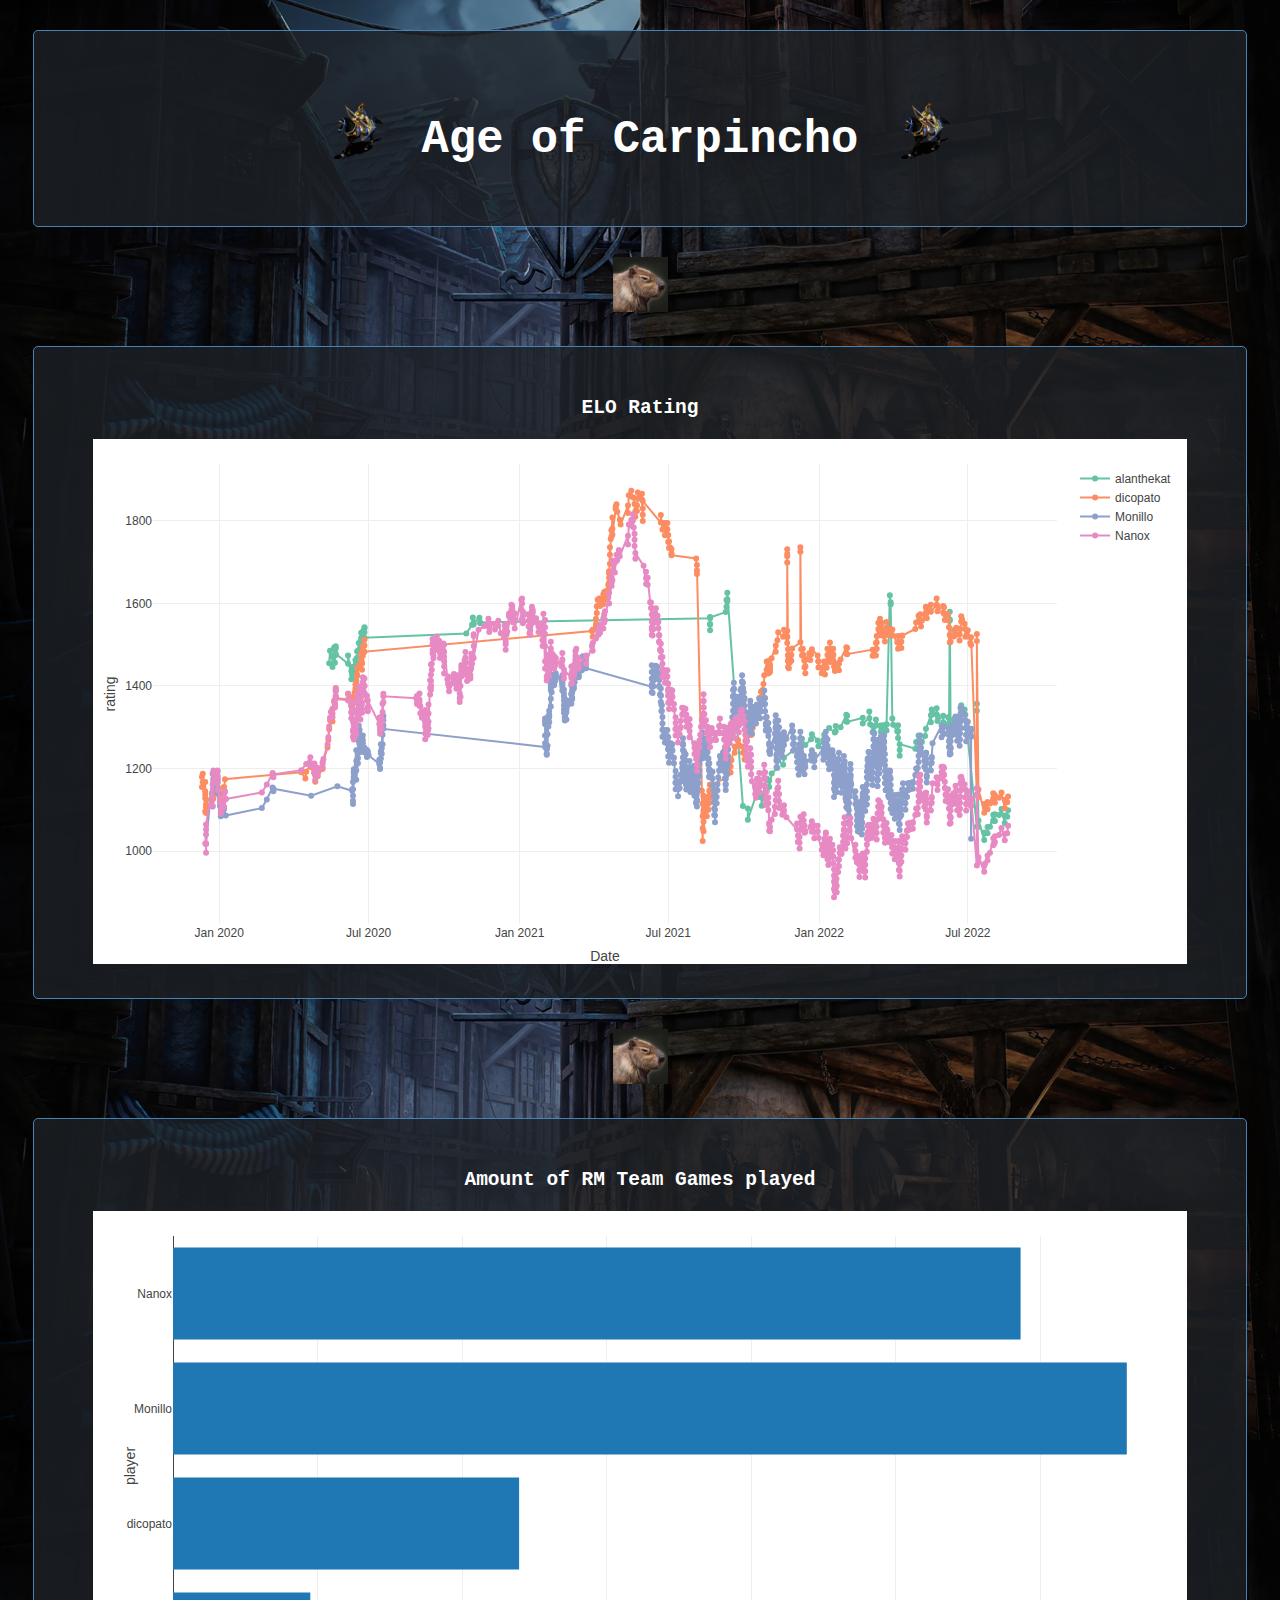
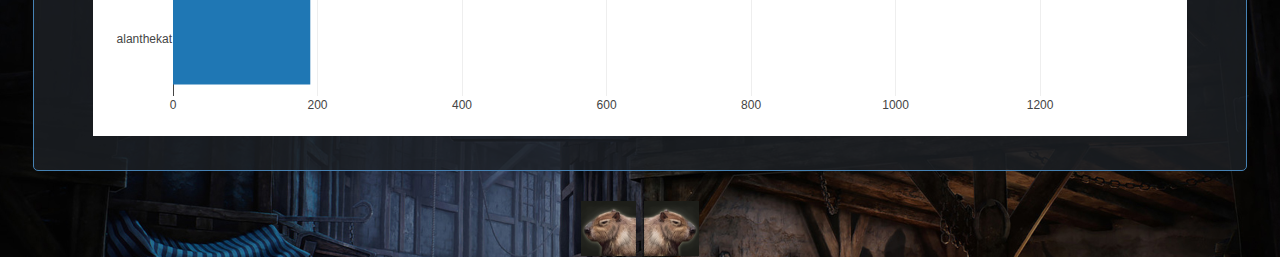
<file: index.html>
<!DOCTYPE html>
<html>
<head>
<title>Age of Carpincho</title>
<link rel="stylesheet" type="text/css" href="assets/css/style.css">
<link rel="shortcut icon" href="assets/img/fav.ico">
</head>

<body style="background-image: url('assets/img/bgage.jpg')";> 
<header class="header2">
<h1><img class="a" img src="assets/img/10500.gif" style=width:75px;height:75px> Age of Carpincho <img class="a" img src="assets/img/10500.gif" style=width:75px;height:75px></h1>
</header>
<img src="assets/img/Capybara_l.jpg" style=width:55px;height:55px><br>
<main>
    <div class="container">
        <h2 style="padding:20px">ELO Rating</h2>
        <iframe id="igraph" scrolling="no" style="border:blueviolet;" seamless="seamless" src="assets/charts/Elo_Chart.html" height="525" width="95%"></iframe>
    </div>
<img src="assets/img/Capybara_l.jpg" style=width:55px;height:55px><br>
    <div class="container">
        <h2 style="padding:20px">Amount of RM Team Games played</h2>
        <iframe id="igraph2" scrolling="no" style="border:none;" seamless="seamless" src="assets/charts/partidas_tipo.html" height="525" width="95%"></iframe>
    </div>
<img src="assets/img/Capybara_r.jpg" style=width:55px;height:55px> <img src="assets/img/Capybara_l.jpg" style=width:55px;height:55px>
        <br>
</main>
</body>
</html>
</file>
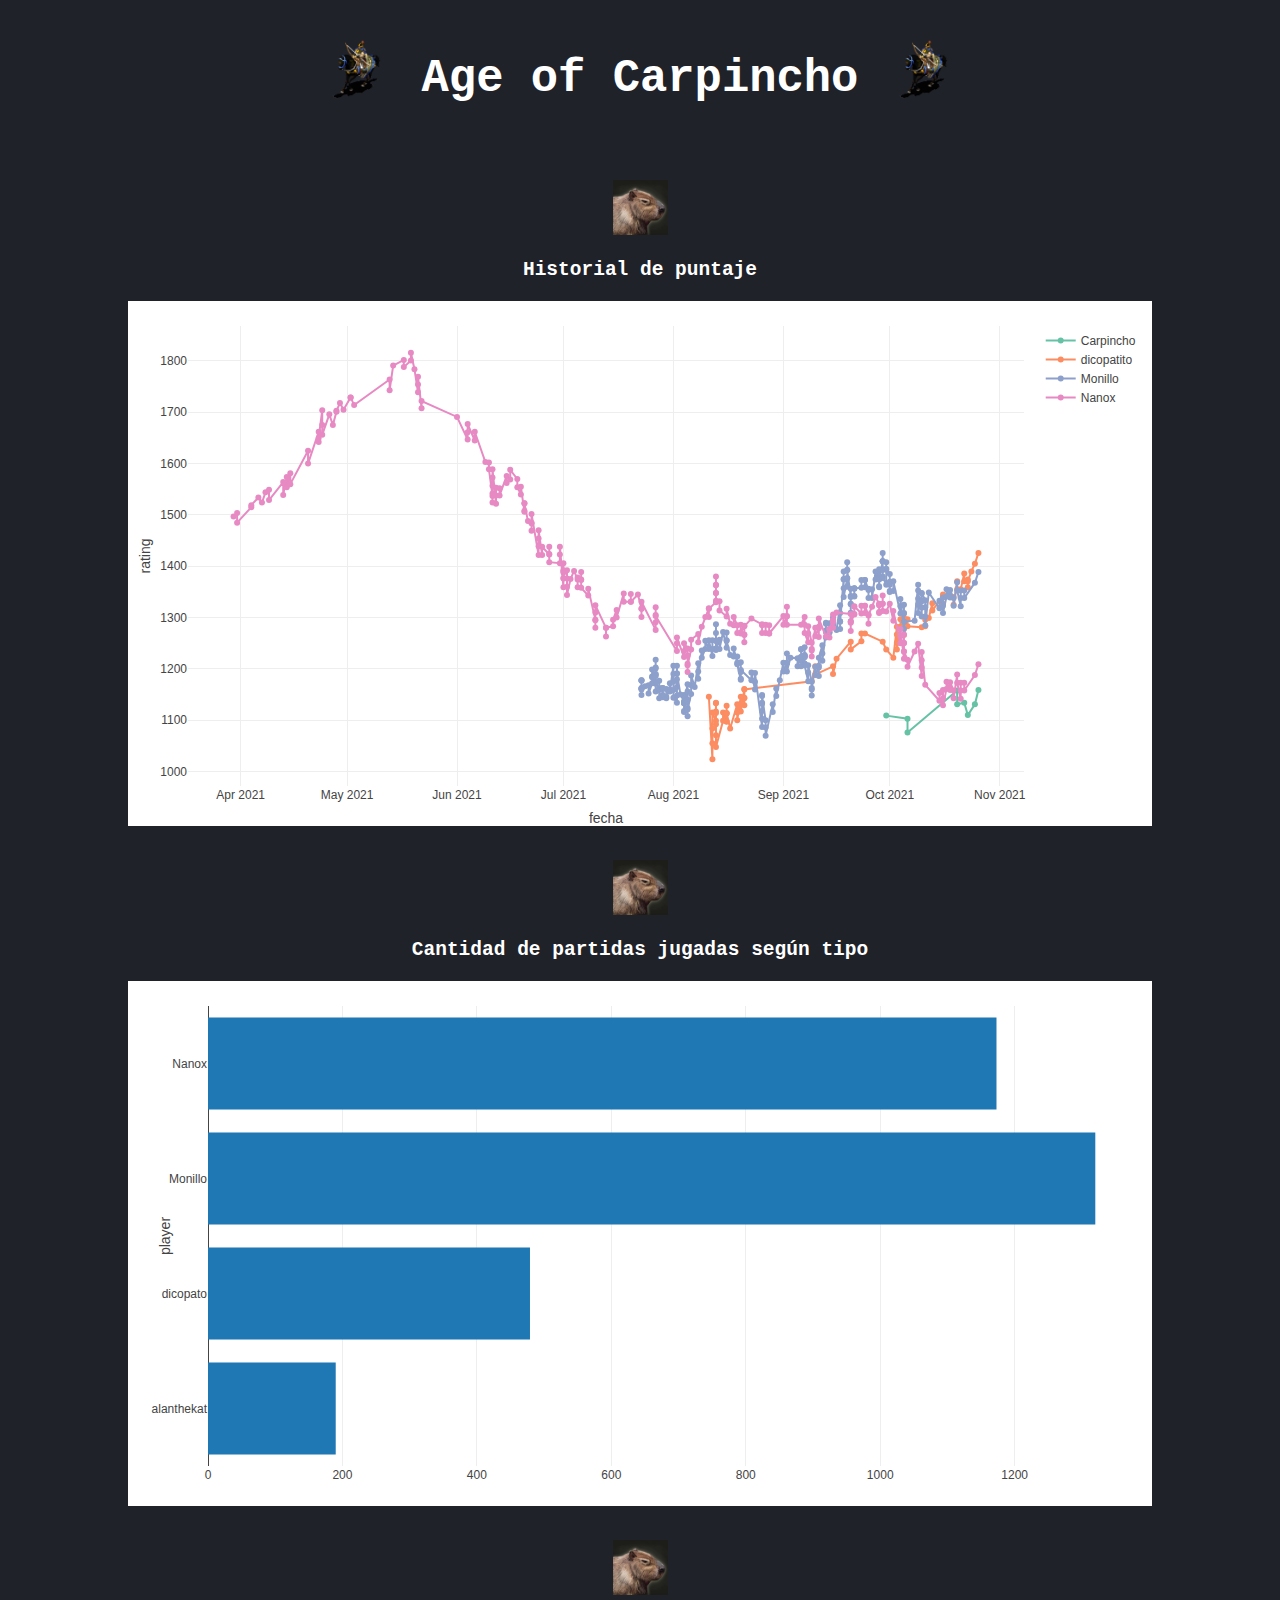
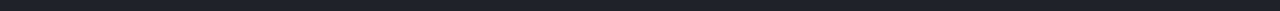
<file: AoC.html>
<!DOCTYPE html>
<html>
<head>
<title>Age of Carpincho</title>
<link rel="stylesheet" type="text/css" href="assets/css/style.css">
</head>
<body>
<div class="header">
<h1><img class="a" img src="assets/img/10500.gif" style=width:75px;height:75px> Age of Carpincho <img class="a" img src="assets/img/10500.gif" style=width:75px;height:75px></h1>
</div>
</br></br></br><img src="assets/img/Capybara_l.jpg" style=width:55px;height:55px></br>
<div>
<h2 style="padding:20px">Historial de puntaje</h2>
<iframe id="igraph" scrolling="no" style="border:none;" seamless="seamless" src="assets/charts/p1.html" height="525" width="80%"></iframe>
</br></br></br><img src="assets/img/Capybara_l.jpg" style=width:55px;height:55px></br>
<h2 style="padding:20px">Cantidad de partidas jugadas según tipo</h2>
<iframe id="igraph2" scrolling="no" style="border:none;" seamless="seamless" src="assets/charts/partidas_tipo.html" height="525" width="80%"></iframe>
</br></br></br><img src="assets/img/Capybara_l.jpg" style=width:55px;height:55px>

</div>
</br>


</body>
</html>
</file>
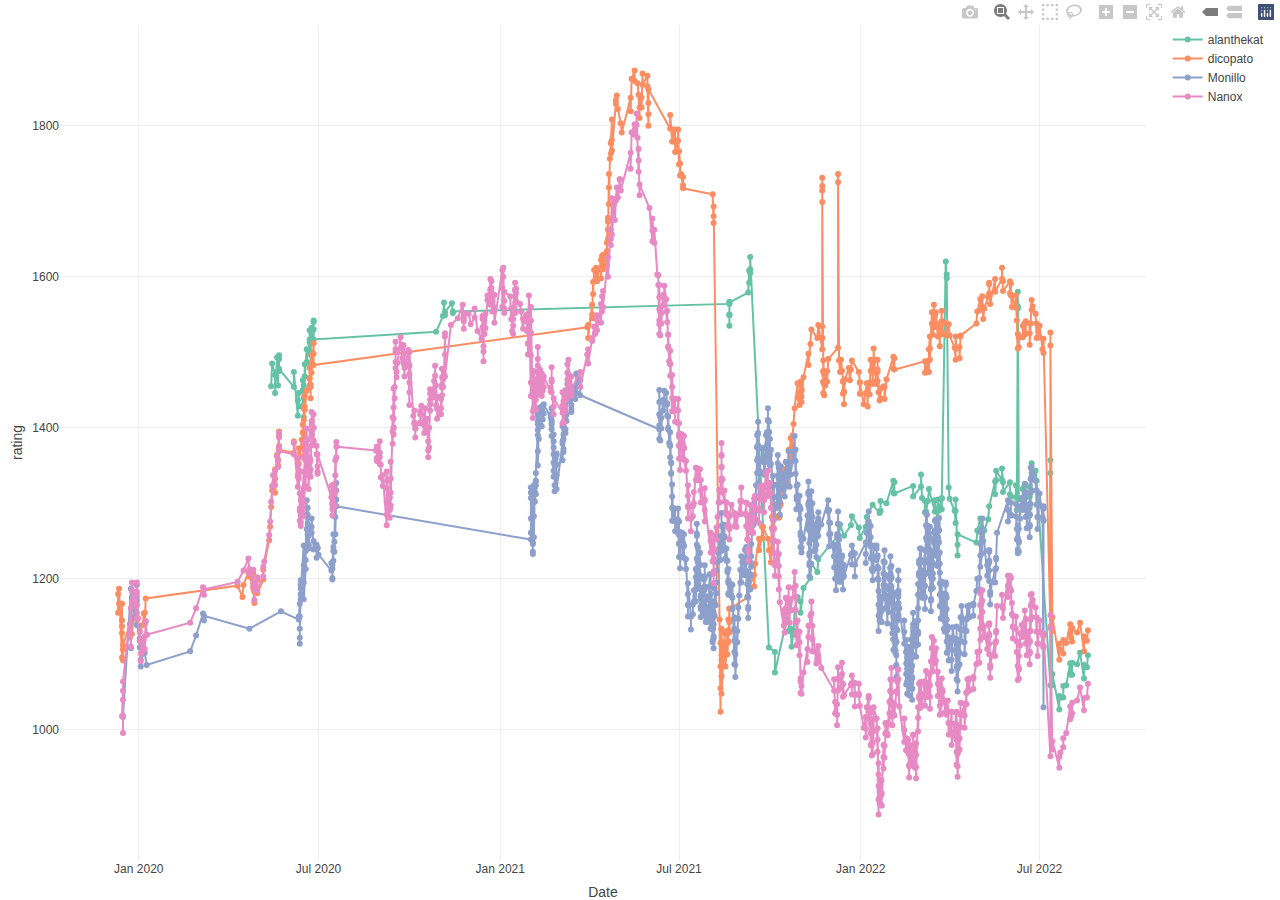
<file: assets/charts/Elo_Chart.html>
<!DOCTYPE html>
<html lang="en">
<head>
<meta charset="utf-8"/>
<style>body{background-color:white;}</style>
<script src="lib/htmlwidgets-1.5.3/htmlwidgets.js"></script>
<script src="lib/plotly-binding-4.10.0/plotly.js"></script>
<script src="lib/typedarray-0.1/typedarray.min.js"></script>
<script src="lib/jquery-3.5.1/jquery.min.js"></script>
<link href="lib/crosstalk-1.1.1/css/crosstalk.css" rel="stylesheet" />
<script src="lib/crosstalk-1.1.1/js/crosstalk.min.js"></script>
<link href="lib/plotly-htmlwidgets-css-2.5.1/plotly-htmlwidgets.css" rel="stylesheet" />
<script src="lib/plotly-main-2.5.1/plotly-latest.min.js"></script>
  <title>plotly</title>
</head>
<body>
<div id="htmlwidget_container">
  <div id="htmlwidget-f5aee61c4bfb99ee15d3" style="width:100%;height:400px;" class="plotly html-widget"></div>
</div>
<script type="application/json" data-for="htmlwidget-f5aee61c4bfb99ee15d3">{"x":{"visdat":{"28504a193277":["function () ","plotlyVisDat"]},"cur_data":"28504a193277","attrs":{"28504a193277":{"x":{},"y":{},"mode":"lines+markers","color":{},"alpha_stroke":1,"sizes":[10,100],"spans":[1,20]}},"layout":{"margin":{"b":40,"l":60,"t":25,"r":10},"xaxis":{"domain":[0,1],"automargin":true,"title":"Date"},"yaxis":{"domain":[0,1],"automargin":true,"title":"rating"},"hovermode":"closest","showlegend":true},"source":"A","config":{"modeBarButtonsToAdd":["hoverclosest","hovercompare"],"showSendToCloud":false},"data":[{"x":["2020-05-14","2020-05-15","2020-05-18","2020-05-18","2020-05-20","2020-05-21","2020-05-21","2020-05-22","2020-05-22","2020-05-22","2020-05-22","2020-06-06","2020-06-06","2020-06-10","2020-06-10","2020-06-11","2020-06-11","2020-06-15","2020-06-15","2020-06-15","2020-06-16","2020-06-16","2020-06-16","2020-06-16","2020-06-17","2020-06-17","2020-06-17","2020-06-19","2020-06-19","2020-06-22","2020-06-22","2020-06-22","2020-06-23","2020-06-23","2020-06-23","2020-06-24","2020-06-24","2020-06-24","2020-06-26","2020-06-26","2020-06-26","2020-06-26","2020-10-28","2020-11-04","2020-11-05","2020-11-06","2020-11-06","2020-11-13","2020-11-14","2020-11-14","2021-08-21","2021-08-21","2021-08-21","2021-08-21","2021-08-21","2021-08-21","2021-09-09","2021-09-10","2021-09-10","2021-09-11","2021-09-11","2021-09-11","2021-09-30","2021-10-06","2021-10-06","2021-10-20","2021-10-20","2021-10-22","2021-10-23","2021-10-25","2021-10-26","2021-10-29","2021-11-01","2021-11-01","2021-11-04","2021-11-11","2021-11-12","2021-11-18","2021-11-19","2021-12-09","2021-12-09","2021-12-11","2021-12-15","2021-12-22","2021-12-23","2021-12-30","2021-12-31","2022-01-06","2022-01-07","2022-01-13","2022-01-20","2022-01-21","2022-01-21","2022-01-27","2022-02-03","2022-02-03","2022-02-04","2022-02-04","2022-02-23","2022-02-23","2022-03-03","2022-03-03","2022-03-04","2022-03-07","2022-03-07","2022-03-08","2022-03-10","2022-03-11","2022-03-17","2022-03-17","2022-03-20","2022-03-20","2022-03-20","2022-03-21","2022-03-24","2022-03-24","2022-03-24","2022-03-28","2022-03-29","2022-03-29","2022-03-31","2022-04-01","2022-04-06","2022-04-07","2022-04-07","2022-04-07","2022-04-09","2022-04-09","2022-04-09","2022-04-28","2022-04-29","2022-05-02","2022-05-03","2022-05-05","2022-05-06","2022-05-10","2022-05-11","2022-05-17","2022-05-17","2022-05-18","2022-05-18","2022-05-24","2022-05-24","2022-05-25","2022-05-25","2022-06-01","2022-06-01","2022-06-02","2022-06-07","2022-06-07","2022-06-08","2022-06-09","2022-06-09","2022-06-09","2022-06-10","2022-06-14","2022-06-14","2022-06-15","2022-06-16","2022-06-17","2022-06-17","2022-06-21","2022-06-21","2022-06-21","2022-06-23","2022-06-23","2022-06-27","2022-06-28","2022-07-12","2022-07-12","2022-07-12","2022-07-14","2022-07-14","2022-07-21","2022-07-21","2022-07-22","2022-07-25","2022-07-25","2022-07-28","2022-08-01","2022-08-01","2022-08-02","2022-08-03","2022-08-03","2022-08-08","2022-08-11","2022-08-15","2022-08-15","2022-08-18","2022-08-19"],"y":[1455,1485,1470,1446,1493,1456,1475,1491,1475,1496,1478,1454,1474,1416,1436,1446,1428,1429,1450,1463,1456,1439,1426,1414,1468,1484,1468,1504,1487,1513,1529,1517,1498,1482,1499,1532,1524,1512,1540,1542,1530,1517,1527,1548,1566,1549,1553,1565,1552,1554,1564,1567,1550,1535,1549,1566,1579,1608,1592,1605,1610,1626,1109,1103,1076,1158,1131,1134,1110,1131,1159,1176,1170,1155,1188,1201,1220,1209,1226,1257,1242,1272,1257,1271,1283,1268,1254,1269,1282,1298,1287,1290,1303,1300,1330,1314,1328,1313,1323,1309,1322,1338,1307,1303,1288,1289,1303,1319,1289,1304,1274,1290,1305,1290,1306,1292,1307,1620,1598,1603,1321,1306,1290,1274,1290,1305,1231,1245,1259,1248,1264,1280,1266,1250,1264,1279,1296,1329,1312,1331,1343,1331,1346,1328,1315,1328,1312,1309,1308,1324,1291,1558,1561,1580,1305,1304,1319,1321,1309,1308,1325,1322,1309,1294,1353,1340,1343,1330,1059,1357,1340,1059,1074,1027,1045,1043,1043,1058,1059,1088,1074,1073,1073,1089,1087,1102,1068,1086,1083,1099],"mode":"lines+markers","type":"scatter","name":"alanthekat","marker":{"color":"rgba(102,194,165,1)","line":{"color":"rgba(102,194,165,1)"}},"textfont":{"color":"rgba(102,194,165,1)"},"error_y":{"color":"rgba(102,194,165,1)"},"error_x":{"color":"rgba(102,194,165,1)"},"line":{"color":"rgba(102,194,165,1)"},"xaxis":"x","yaxis":"y","frame":null},{"x":["2019-12-11","2019-12-11","2019-12-12","2019-12-12","2019-12-15","2019-12-15","2019-12-15","2019-12-15","2019-12-15","2019-12-16","2019-12-16","2019-12-16","2019-12-23","2019-12-23","2019-12-25","2019-12-25","2019-12-29","2019-12-29","2019-12-30","2019-12-30","2019-12-31","2020-01-02","2020-01-02","2020-01-05","2020-01-06","2020-01-07","2020-01-07","2020-01-08","2020-04-10","2020-04-15","2020-04-16","2020-04-21","2020-04-22","2020-04-26","2020-04-26","2020-04-26","2020-04-27","2020-04-27","2020-04-30","2020-04-30","2020-05-06","2020-05-06","2020-05-12","2020-05-13","2020-05-14","2020-05-15","2020-05-17","2020-05-18","2020-05-18","2020-05-18","2020-05-20","2020-05-21","2020-05-21","2020-05-22","2020-05-22","2020-05-22","2020-05-22","2020-06-06","2020-06-06","2020-06-10","2020-06-10","2020-06-11","2020-06-11","2020-06-14","2020-06-15","2020-06-15","2020-06-15","2020-06-16","2020-06-16","2020-06-16","2020-06-16","2020-06-17","2020-06-17","2020-06-17","2020-06-19","2020-06-22","2020-06-22","2020-06-22","2020-06-23","2020-06-23","2020-06-23","2020-06-24","2020-06-24","2020-06-24","2020-06-26","2020-06-26","2020-06-26","2021-03-30","2021-03-31","2021-03-31","2021-04-04","2021-04-04","2021-04-04","2021-04-05","2021-04-05","2021-04-06","2021-04-07","2021-04-08","2021-04-09","2021-04-09","2021-04-13","2021-04-13","2021-04-14","2021-04-14","2021-04-15","2021-04-15","2021-04-19","2021-04-19","2021-04-19","2021-04-19","2021-04-20","2021-04-20","2021-04-20","2021-04-20","2021-04-21","2021-04-21","2021-04-21","2021-04-22","2021-04-23","2021-04-23","2021-04-23","2021-04-24","2021-04-24","2021-04-24","2021-04-28","2021-04-28","2021-04-29","2021-04-30","2021-05-03","2021-05-04","2021-05-13","2021-05-13","2021-05-14","2021-05-17","2021-05-17","2021-05-20","2021-05-21","2021-05-22","2021-05-22","2021-05-24","2021-05-24","2021-05-25","2021-05-25","2021-05-30","2021-05-30","2021-05-31","2021-05-31","2021-05-31","2021-05-31","2021-06-22","2021-06-22","2021-06-24","2021-06-25","2021-06-25","2021-06-27","2021-06-27","2021-06-27","2021-06-27","2021-06-30","2021-06-30","2021-07-01","2021-07-01","2021-07-02","2021-07-02","2021-07-03","2021-07-05","2021-07-05","2021-07-05","2021-08-04","2021-08-05","2021-08-05","2021-08-05","2021-08-11","2021-08-12","2021-08-12","2021-08-12","2021-08-12","2021-08-13","2021-08-13","2021-08-13","2021-08-13","2021-08-13","2021-08-13","2021-08-13","2021-08-13","2021-08-15","2021-08-15","2021-08-16","2021-08-16","2021-08-16","2021-08-16","2021-08-16","2021-08-16","2021-08-17","2021-08-19","2021-08-19","2021-08-19","2021-08-20","2021-08-20","2021-08-20","2021-08-21","2021-08-21","2021-08-21","2021-08-21","2021-08-21","2021-09-09","2021-09-10","2021-09-10","2021-09-15","2021-09-15","2021-09-16","2021-09-20","2021-09-20","2021-09-23","2021-09-23","2021-09-24","2021-09-29","2021-09-30","2021-10-02","2021-10-03","2021-10-03","2021-10-03","2021-10-03","2021-10-04","2021-10-04","2021-10-05","2021-10-05","2021-10-05","2021-10-06","2021-10-06","2021-10-10","2021-10-11","2021-10-11","2021-10-12","2021-10-13","2021-10-13","2021-10-16","2021-10-16","2021-10-16","2021-10-19","2021-10-19","2021-10-20","2021-10-20","2021-10-21","2021-10-22","2021-10-22","2021-10-23","2021-10-23","2021-10-23","2021-10-24","2021-10-25","2021-10-26","2021-10-29","2021-10-29","2021-10-31","2021-10-31","2021-11-01","2021-11-01","2021-11-01","2021-11-01","2021-11-02","2021-11-02","2021-11-02","2021-11-02","2021-11-04","2021-11-09","2021-11-09","2021-11-11","2021-11-12","2021-11-18","2021-11-19","2021-11-23","2021-11-23","2021-11-23","2021-11-23","2021-11-23","2021-11-23","2021-11-23","2021-11-23","2021-11-24","2021-11-24","2021-11-24","2021-11-24","2021-11-24","2021-11-24","2021-11-25","2021-11-25","2021-11-25","2021-11-25","2021-11-26","2021-11-26","2021-11-28","2021-11-28","2021-11-29","2021-12-09","2021-12-09","2021-12-09","2021-12-10","2021-12-11","2021-12-12","2021-12-13","2021-12-14","2021-12-14","2021-12-14","2021-12-15","2021-12-15","2021-12-15","2021-12-16","2021-12-20","2021-12-21","2021-12-22","2021-12-23","2021-12-30","2021-12-31","2021-12-31","2021-12-31","2022-01-04","2022-01-06","2022-01-07","2022-01-08","2022-01-08","2022-01-10","2022-01-10","2022-01-11","2022-01-11","2022-01-12","2022-01-13","2022-01-13","2022-01-13","2022-01-13","2022-01-13","2022-01-14","2022-01-14","2022-01-15","2022-01-15","2022-01-15","2022-01-16","2022-01-16","2022-01-17","2022-01-18","2022-01-18","2022-01-18","2022-01-18","2022-01-19","2022-01-20","2022-01-21","2022-01-21","2022-01-24","2022-01-25","2022-01-25","2022-01-27","2022-02-03","2022-02-03","2022-02-04","2022-02-04","2022-03-07","2022-03-07","2022-03-08","2022-03-10","2022-03-11","2022-03-11","2022-03-11","2022-03-12","2022-03-12","2022-03-12","2022-03-14","2022-03-14","2022-03-15","2022-03-15","2022-03-15","2022-03-16","2022-03-16","2022-03-17","2022-03-17","2022-03-17","2022-03-17","2022-03-18","2022-03-18","2022-03-20","2022-03-21","2022-03-22","2022-03-22","2022-03-23","2022-03-24","2022-03-24","2022-03-24","2022-03-24","2022-03-25","2022-03-25","2022-03-28","2022-03-29","2022-03-31","2022-04-01","2022-04-06","2022-04-07","2022-04-07","2022-04-07","2022-04-08","2022-04-11","2022-04-11","2022-04-12","2022-04-12","2022-04-28","2022-04-29","2022-05-02","2022-05-03","2022-05-04","2022-05-04","2022-05-05","2022-05-06","2022-05-10","2022-05-11","2022-05-11","2022-05-11","2022-05-11","2022-05-12","2022-05-17","2022-05-17","2022-05-24","2022-05-24","2022-05-25","2022-05-25","2022-06-01","2022-06-01","2022-06-02","2022-06-02","2022-06-03","2022-06-03","2022-06-07","2022-06-07","2022-06-08","2022-06-09","2022-06-09","2022-06-10","2022-06-10","2022-06-10","2022-06-14","2022-06-14","2022-06-15","2022-06-16","2022-06-17","2022-06-17","2022-06-21","2022-06-21","2022-06-21","2022-06-22","2022-06-23","2022-06-23","2022-06-24","2022-06-27","2022-06-28","2022-06-28","2022-07-01","2022-07-01","2022-07-04","2022-07-05","2022-07-05","2022-07-12","2022-07-12","2022-07-12","2022-07-14","2022-07-14","2022-07-21","2022-07-21","2022-07-22","2022-07-25","2022-07-25","2022-07-28","2022-08-01","2022-08-01","2022-08-02","2022-08-03","2022-08-03","2022-08-08","2022-08-11","2022-08-15","2022-08-15","2022-08-18","2022-08-19"],"y":[1155,1180,1167,1187,1096,1128,1145,1167,1137,1106,1092,1112,1140,1122,1144,1127,1181,1164,1149,1166,1148,1118,1131,1139,1154,1155,1140,1174,1191,1176,1192,1209,1203,1187,1208,1190,1168,1183,1198,1181,1199,1212,1251,1269,1295,1317,1326,1345,1333,1314,1364,1350,1358,1395,1376,1389,1371,1367,1382,1337,1353,1373,1352,1384,1375,1394,1404,1410,1391,1376,1362,1428,1442,1424,1449,1466,1479,1465,1457,1439,1454,1496,1486,1473,1512,1498,1483,1533,1536,1519,1563,1545,1550,1593,1577,1609,1595,1612,1611,1594,1622,1598,1627,1610,1629,1610,1634,1615,1632,1645,1678,1662,1673,1650,1736,1718,1696,1756,1777,1763,1777,1808,1781,1767,1829,1834,1840,1822,1803,1791,1837,1819,1862,1873,1859,1856,1841,1810,1824,1837,1824,1869,1854,1866,1852,1800,1815,1830,1848,1796,1814,1779,1779,1795,1780,1795,1781,1765,1780,1795,1749,1766,1750,1734,1736,1721,1732,1717,1709,1671,1680,1693,1146,1024,1055,1084,1115,1099,1117,1133,1134,1114,1092,1071,1048,1099,1115,1098,1113,1128,1113,1097,1114,1084,1131,1115,1100,1146,1132,1117,1161,1144,1129,1143,1160,1176,1205,1189,1205,1190,1220,1253,1238,1254,1269,1269,1253,1238,1222,1282,1267,1251,1238,1282,1297,1299,1283,1266,1297,1283,1281,1283,1296,1299,1328,1314,1341,1327,1345,1340,1325,1371,1355,1355,1386,1371,1374,1359,1371,1390,1405,1426,1459,1440,1430,1444,1457,1442,1461,1446,1449,1434,1451,1441,1467,1498,1483,1511,1530,1519,1536,1504,1519,1534,1519,1720,1731,1714,1699,1475,1461,1446,1461,1474,1489,1470,1457,1443,1459,1474,1456,1475,1461,1491,1506,1725,1736,1489,1474,1490,1475,1462,1445,1461,1448,1431,1447,1464,1479,1463,1477,1489,1474,1460,1445,1460,1431,1446,1459,1428,1445,1460,1444,1490,1475,1475,1489,1473,1458,1476,1460,1489,1505,1475,1490,1475,1473,1461,1458,1462,1477,1490,1474,1447,1436,1439,1452,1455,1454,1438,1464,1494,1478,1492,1477,1488,1473,1474,1488,1474,1489,1504,1521,1505,1490,1553,1538,1537,1523,1535,1563,1550,1536,1551,1533,1548,1537,1553,1521,1537,1508,1523,1524,1555,1540,1526,1541,1524,1538,1539,1522,1537,1522,1506,1490,1506,1521,1505,1507,1492,1521,1522,1538,1554,1570,1556,1560,1574,1544,1558,1573,1578,1592,1576,1590,1564,1597,1580,1597,1612,1594,1581,1594,1578,1591,1575,1560,1575,1559,1575,1542,1505,1524,1521,1507,1519,1520,1535,1537,1525,1524,1541,1538,1525,1510,1538,1569,1556,1561,1551,1519,1538,1520,1535,1504,1499,1518,1137,1526,1509,1131,1149,1093,1114,1106,1101,1119,1115,1140,1128,1122,1117,1135,1129,1142,1104,1124,1118,1132],"mode":"lines+markers","type":"scatter","name":"dicopato","marker":{"color":"rgba(252,141,98,1)","line":{"color":"rgba(252,141,98,1)"}},"textfont":{"color":"rgba(252,141,98,1)"},"error_y":{"color":"rgba(252,141,98,1)"},"error_x":{"color":"rgba(252,141,98,1)"},"line":{"color":"rgba(252,141,98,1)"},"xaxis":"x","yaxis":"y","frame":null},{"x":["2019-12-16","2019-12-24","2019-12-24","2019-12-25","2019-12-25","2019-12-25","2019-12-28","2019-12-30","2019-12-30","2019-12-30","2019-12-30","2019-12-30","2019-12-31","2020-01-02","2020-01-02","2020-01-03","2020-01-03","2020-01-07","2020-01-09","2020-02-22","2020-02-28","2020-03-06","2020-03-07","2020-03-07","2020-04-22","2020-05-24","2020-06-11","2020-06-11","2020-06-12","2020-06-12","2020-06-12","2020-06-12","2020-06-12","2020-06-13","2020-06-13","2020-06-13","2020-06-13","2020-06-13","2020-06-13","2020-06-13","2020-06-16","2020-06-16","2020-06-16","2020-06-16","2020-06-18","2020-06-18","2020-06-18","2020-06-19","2020-06-19","2020-06-19","2020-06-19","2020-06-20","2020-06-20","2020-06-20","2020-06-20","2020-06-21","2020-06-21","2020-06-21","2020-06-21","2020-06-22","2020-06-22","2020-06-24","2020-06-24","2020-06-24","2020-06-26","2020-06-26","2020-06-29","2020-06-29","2020-06-30","2020-06-30","2020-07-01","2020-07-14","2020-07-14","2020-07-15","2020-07-15","2020-07-15","2020-07-15","2020-07-16","2020-07-16","2020-07-16","2020-07-16","2020-07-17","2020-07-17","2020-07-18","2020-07-18","2020-07-18","2020-07-19","2020-07-19","2020-07-19","2020-07-19","2021-02-01","2021-02-01","2021-02-01","2021-02-01","2021-02-01","2021-02-01","2021-02-03","2021-02-03","2021-02-03","2021-02-03","2021-02-04","2021-02-04","2021-02-04","2021-02-04","2021-02-04","2021-02-05","2021-02-05","2021-02-05","2021-02-06","2021-02-06","2021-02-06","2021-02-06","2021-02-06","2021-02-08","2021-02-08","2021-02-08","2021-02-08","2021-02-08","2021-02-08","2021-02-08","2021-02-08","2021-02-09","2021-02-09","2021-02-09","2021-02-10","2021-02-10","2021-02-10","2021-02-11","2021-02-11","2021-02-12","2021-02-12","2021-02-12","2021-02-12","2021-02-13","2021-02-14","2021-02-14","2021-02-21","2021-02-21","2021-02-22","2021-02-22","2021-02-22","2021-02-22","2021-02-22","2021-02-22","2021-02-24","2021-02-24","2021-02-24","2021-02-24","2021-02-24","2021-02-24","2021-02-24","2021-02-25","2021-02-25","2021-02-25","2021-02-25","2021-02-25","2021-02-26","2021-02-26","2021-02-26","2021-02-27","2021-02-27","2021-02-27","2021-02-27","2021-02-27","2021-03-05","2021-03-05","2021-03-05","2021-03-05","2021-03-06","2021-03-06","2021-03-06","2021-03-06","2021-03-06","2021-03-08","2021-03-08","2021-03-08","2021-03-08","2021-03-09","2021-03-09","2021-03-10","2021-03-10","2021-03-10","2021-03-11","2021-03-11","2021-03-12","2021-03-14","2021-03-14","2021-03-14","2021-03-14","2021-03-16","2021-03-16","2021-03-16","2021-03-18","2021-03-18","2021-03-19","2021-03-19","2021-03-20","2021-03-20","2021-03-23","2021-03-23","2021-06-11","2021-06-11","2021-06-11","2021-06-11","2021-06-11","2021-06-11","2021-06-12","2021-06-12","2021-06-12","2021-06-13","2021-06-13","2021-06-15","2021-06-15","2021-06-16","2021-06-16","2021-06-18","2021-06-19","2021-06-19","2021-06-19","2021-06-20","2021-06-20","2021-06-20","2021-06-20","2021-06-21","2021-06-22","2021-06-22","2021-06-22","2021-06-22","2021-06-23","2021-06-23","2021-06-23","2021-06-23","2021-06-24","2021-06-24","2021-06-24","2021-06-24","2021-06-25","2021-06-25","2021-06-27","2021-06-27","2021-06-27","2021-06-27","2021-06-30","2021-06-30","2021-06-30","2021-06-30","2021-07-01","2021-07-01","2021-07-01","2021-07-01","2021-07-01","2021-07-01","2021-07-01","2021-07-02","2021-07-02","2021-07-02","2021-07-02","2021-07-03","2021-07-04","2021-07-05","2021-07-05","2021-07-05","2021-07-06","2021-07-06","2021-07-06","2021-07-06","2021-07-08","2021-07-08","2021-07-10","2021-07-10","2021-07-10","2021-07-10","2021-07-10","2021-07-13","2021-07-13","2021-07-13","2021-07-15","2021-07-15","2021-07-16","2021-07-16","2021-07-18","2021-07-18","2021-07-18","2021-07-18","2021-07-19","2021-07-19","2021-07-19","2021-07-19","2021-07-19","2021-07-19","2021-07-19","2021-07-20","2021-07-20","2021-07-20","2021-07-20","2021-07-20","2021-07-20","2021-07-20","2021-07-20","2021-07-20","2021-07-20","2021-07-20","2021-07-20","2021-07-20","2021-07-20","2021-07-20","2021-07-21","2021-07-21","2021-07-21","2021-07-22","2021-07-22","2021-07-22","2021-07-22","2021-07-22","2021-07-22","2021-07-22","2021-07-22","2021-07-22","2021-07-23","2021-07-23","2021-07-23","2021-07-23","2021-07-23","2021-07-23","2021-07-23","2021-07-23","2021-07-23","2021-07-23","2021-07-24","2021-07-25","2021-07-25","2021-07-26","2021-07-26","2021-07-26","2021-07-26","2021-07-27","2021-07-27","2021-07-27","2021-07-27","2021-07-27","2021-07-27","2021-07-27","2021-07-27","2021-07-27","2021-07-27","2021-07-28","2021-07-28","2021-07-28","2021-07-28","2021-07-28","2021-07-29","2021-07-29","2021-07-29","2021-07-29","2021-07-29","2021-07-29","2021-07-30","2021-07-30","2021-07-30","2021-07-31","2021-07-31","2021-07-31","2021-08-01","2021-08-01","2021-08-01","2021-08-01","2021-08-01","2021-08-02","2021-08-02","2021-08-02","2021-08-02","2021-08-02","2021-08-02","2021-08-02","2021-08-03","2021-08-04","2021-08-04","2021-08-04","2021-08-04","2021-08-04","2021-08-04","2021-08-04","2021-08-04","2021-08-04","2021-08-05","2021-08-05","2021-08-05","2021-08-05","2021-08-05","2021-08-05","2021-08-06","2021-08-06","2021-08-06","2021-08-07","2021-08-08","2021-08-08","2021-08-08","2021-08-09","2021-08-09","2021-08-10","2021-08-10","2021-08-11","2021-08-11","2021-08-12","2021-08-12","2021-08-12","2021-08-13","2021-08-13","2021-08-13","2021-08-13","2021-08-13","2021-08-13","2021-08-13","2021-08-14","2021-08-14","2021-08-15","2021-08-16","2021-08-16","2021-08-16","2021-08-16","2021-08-17","2021-08-18","2021-08-18","2021-08-19","2021-08-19","2021-08-19","2021-08-20","2021-08-20","2021-08-20","2021-08-20","2021-08-20","2021-08-20","2021-08-23","2021-08-23","2021-08-24","2021-08-24","2021-08-24","2021-08-26","2021-08-26","2021-08-26","2021-08-26","2021-08-26","2021-08-26","2021-08-26","2021-08-27","2021-08-27","2021-08-27","2021-08-29","2021-08-29","2021-08-30","2021-08-30","2021-08-31","2021-09-01","2021-09-01","2021-09-02","2021-09-02","2021-09-02","2021-09-02","2021-09-03","2021-09-05","2021-09-05","2021-09-06","2021-09-06","2021-09-06","2021-09-06","2021-09-06","2021-09-06","2021-09-07","2021-09-07","2021-09-07","2021-09-07","2021-09-07","2021-09-07","2021-09-07","2021-09-07","2021-09-07","2021-09-07","2021-09-08","2021-09-08","2021-09-08","2021-09-09","2021-09-09","2021-09-09","2021-09-09","2021-09-10","2021-09-10","2021-09-11","2021-09-11","2021-09-11","2021-09-11","2021-09-12","2021-09-12","2021-09-12","2021-09-13","2021-09-13","2021-09-13","2021-09-13","2021-09-13","2021-09-13","2021-09-14","2021-09-14","2021-09-14","2021-09-14","2021-09-15","2021-09-15","2021-09-15","2021-09-16","2021-09-17","2021-09-17","2021-09-17","2021-09-17","2021-09-17","2021-09-18","2021-09-18","2021-09-18","2021-09-18","2021-09-18","2021-09-19","2021-09-19","2021-09-19","2021-09-19","2021-09-19","2021-09-19","2021-09-20","2021-09-20","2021-09-20","2021-09-20","2021-09-20","2021-09-20","2021-09-20","2021-09-20","2021-09-21","2021-09-21","2021-09-21","2021-09-21","2021-09-21","2021-09-23","2021-09-23","2021-09-24","2021-09-24","2021-09-24","2021-09-25","2021-09-25","2021-09-25","2021-09-26","2021-09-26","2021-09-27","2021-09-27","2021-09-28","2021-09-28","2021-09-28","2021-09-28","2021-09-28","2021-09-28","2021-09-29","2021-09-29","2021-09-29","2021-09-29","2021-09-29","2021-09-29","2021-09-29","2021-09-29","2021-09-29","2021-09-30","2021-09-30","2021-09-30","2021-09-30","2021-10-01","2021-10-01","2021-10-01","2021-10-01","2021-10-01","2021-10-02","2021-10-02","2021-10-04","2021-10-04","2021-10-04","2021-10-05","2021-10-05","2021-10-05","2021-10-05","2021-10-05","2021-10-05","2021-10-08","2021-10-09","2021-10-09","2021-10-09","2021-10-09","2021-10-09","2021-10-10","2021-10-10","2021-10-10","2021-10-10","2021-10-10","2021-10-10","2021-10-11","2021-10-11","2021-10-11","2021-10-11","2021-10-12","2021-10-15","2021-10-15","2021-10-16","2021-10-16","2021-10-16","2021-10-17","2021-10-17","2021-10-18","2021-10-18","2021-10-19","2021-10-19","2021-10-20","2021-10-20","2021-10-21","2021-10-21","2021-10-21","2021-10-22","2021-10-22","2021-10-25","2021-10-26","2021-10-27","2021-10-27","2021-10-27","2021-10-28","2021-10-28","2021-10-28","2021-10-28","2021-10-28","2021-10-29","2021-10-29","2021-10-31","2021-10-31","2021-10-31","2021-11-01","2021-11-01","2021-11-01","2021-11-01","2021-11-02","2021-11-02","2021-11-02","2021-11-04","2021-11-08","2021-11-08","2021-11-09","2021-11-09","2021-11-09","2021-11-09","2021-11-09","2021-11-09","2021-11-10","2021-11-10","2021-11-10","2021-11-10","2021-11-10","2021-11-10","2021-11-10","2021-11-10","2021-11-10","2021-11-10","2021-11-11","2021-11-11","2021-11-11","2021-11-11","2021-11-12","2021-11-12","2021-11-12","2021-11-12","2021-11-12","2021-11-13","2021-11-13","2021-11-13","2021-11-13","2021-11-15","2021-11-15","2021-11-16","2021-11-16","2021-11-16","2021-11-16","2021-11-16","2021-11-17","2021-11-17","2021-11-17","2021-11-17","2021-11-17","2021-11-18","2021-11-18","2021-11-18","2021-11-18","2021-11-18","2021-11-18","2021-11-18","2021-11-19","2021-11-19","2021-11-19","2021-11-19","2021-11-19","2021-11-22","2021-11-29","2021-11-29","2021-11-30","2021-11-30","2021-11-30","2021-11-30","2021-12-01","2021-12-01","2021-12-01","2021-12-05","2021-12-05","2021-12-05","2021-12-05","2021-12-06","2021-12-06","2021-12-07","2021-12-08","2021-12-08","2021-12-08","2021-12-08","2021-12-08","2021-12-09","2021-12-09","2021-12-09","2021-12-09","2021-12-09","2021-12-09","2021-12-09","2021-12-09","2021-12-09","2021-12-09","2021-12-09","2021-12-09","2021-12-09","2021-12-10","2021-12-10","2021-12-10","2021-12-10","2021-12-10","2021-12-10","2021-12-10","2021-12-10","2021-12-10","2021-12-10","2021-12-12","2021-12-12","2021-12-12","2021-12-12","2021-12-13","2021-12-13","2021-12-13","2021-12-13","2021-12-14","2021-12-14","2021-12-14","2021-12-14","2021-12-15","2021-12-15","2021-12-22","2021-12-23","2021-12-23","2021-12-23","2021-12-23","2021-12-26","2021-12-26","2021-12-26","2021-12-26","2022-01-06","2022-01-06","2022-01-06","2022-01-07","2022-01-09","2022-01-09","2022-01-09","2022-01-09","2022-01-09","2022-01-09","2022-01-11","2022-01-11","2022-01-11","2022-01-11","2022-01-11","2022-01-12","2022-01-12","2022-01-12","2022-01-13","2022-01-13","2022-01-13","2022-01-13","2022-01-14","2022-01-14","2022-01-14","2022-01-17","2022-01-17","2022-01-17","2022-01-17","2022-01-18","2022-01-18","2022-01-18","2022-01-18","2022-01-18","2022-01-19","2022-01-19","2022-01-19","2022-01-19","2022-01-19","2022-01-19","2022-01-20","2022-01-20","2022-01-20","2022-01-20","2022-01-20","2022-01-21","2022-01-21","2022-01-22","2022-01-22","2022-01-22","2022-01-22","2022-01-22","2022-01-24","2022-01-24","2022-01-24","2022-01-25","2022-01-25","2022-01-25","2022-01-25","2022-01-25","2022-01-25","2022-01-25","2022-01-26","2022-01-26","2022-01-26","2022-01-26","2022-01-26","2022-01-27","2022-01-28","2022-01-28","2022-01-28","2022-01-28","2022-01-29","2022-01-30","2022-01-30","2022-01-30","2022-01-31","2022-01-31","2022-01-31","2022-01-31","2022-01-31","2022-01-31","2022-01-31","2022-01-31","2022-01-31","2022-02-01","2022-02-01","2022-02-01","2022-02-01","2022-02-01","2022-02-01","2022-02-02","2022-02-02","2022-02-02","2022-02-03","2022-02-03","2022-02-03","2022-02-03","2022-02-03","2022-02-03","2022-02-03","2022-02-03","2022-02-03","2022-02-03","2022-02-04","2022-02-04","2022-02-04","2022-02-04","2022-02-04","2022-02-04","2022-02-05","2022-02-05","2022-02-05","2022-02-05","2022-02-05","2022-02-05","2022-02-05","2022-02-06","2022-02-06","2022-02-06","2022-02-06","2022-02-06","2022-02-06","2022-02-06","2022-02-06","2022-02-07","2022-02-07","2022-02-07","2022-02-07","2022-02-07","2022-02-07","2022-02-08","2022-02-08","2022-02-08","2022-02-08","2022-02-08","2022-02-08","2022-02-08","2022-02-08","2022-02-08","2022-02-08","2022-02-08","2022-02-09","2022-02-14","2022-02-14","2022-02-14","2022-02-16","2022-02-16","2022-02-16","2022-02-16","2022-02-16","2022-02-16","2022-02-17","2022-02-17","2022-02-17","2022-02-17","2022-02-18","2022-02-18","2022-02-18","2022-02-18","2022-02-19","2022-02-19","2022-02-19","2022-02-19","2022-02-19","2022-02-19","2022-02-20","2022-02-20","2022-02-20","2022-02-21","2022-02-21","2022-02-21","2022-02-21","2022-02-21","2022-02-21","2022-02-21","2022-02-21","2022-02-21","2022-02-21","2022-02-22","2022-02-22","2022-02-22","2022-02-22","2022-02-22","2022-02-22","2022-02-22","2022-02-23","2022-02-23","2022-02-23","2022-02-23","2022-02-23","2022-02-23","2022-02-23","2022-02-23","2022-02-23","2022-02-24","2022-02-24","2022-02-24","2022-02-24","2022-02-25","2022-02-25","2022-02-25","2022-02-25","2022-02-25","2022-02-26","2022-02-26","2022-02-26","2022-02-26","2022-02-28","2022-02-28","2022-02-28","2022-02-28","2022-02-28","2022-02-28","2022-02-28","2022-03-01","2022-03-01","2022-03-01","2022-03-01","2022-03-01","2022-03-02","2022-03-02","2022-03-02","2022-03-02","2022-03-03","2022-03-03","2022-03-03","2022-03-03","2022-03-03","2022-03-03","2022-03-03","2022-03-03","2022-03-03","2022-03-03","2022-03-04","2022-03-04","2022-03-04","2022-03-05","2022-03-06","2022-03-06","2022-03-06","2022-03-06","2022-03-06","2022-03-06","2022-03-07","2022-03-07","2022-03-07","2022-03-07","2022-03-07","2022-03-07","2022-03-08","2022-03-08","2022-03-08","2022-03-09","2022-03-09","2022-03-09","2022-03-09","2022-03-09","2022-03-09","2022-03-09","2022-03-09","2022-03-09","2022-03-09","2022-03-10","2022-03-10","2022-03-10","2022-03-10","2022-03-10","2022-03-10","2022-03-10","2022-03-10","2022-03-11","2022-03-11","2022-03-11","2022-03-11","2022-03-11","2022-03-11","2022-03-11","2022-03-11","2022-03-11","2022-03-11","2022-03-12","2022-03-12","2022-03-12","2022-03-12","2022-03-12","2022-03-12","2022-03-12","2022-03-13","2022-03-13","2022-03-13","2022-03-13","2022-03-13","2022-03-13","2022-03-13","2022-03-13","2022-03-13","2022-03-13","2022-03-14","2022-03-14","2022-03-14","2022-03-14","2022-03-14","2022-03-14","2022-03-14","2022-03-15","2022-03-15","2022-03-15","2022-03-15","2022-03-15","2022-03-16","2022-03-16","2022-03-17","2022-03-17","2022-03-17","2022-03-17","2022-03-17","2022-03-17","2022-03-17","2022-03-17","2022-03-18","2022-03-18","2022-03-18","2022-03-18","2022-03-18","2022-03-19","2022-03-19","2022-03-19","2022-03-19","2022-03-19","2022-03-19","2022-03-20","2022-03-20","2022-03-20","2022-03-20","2022-03-20","2022-03-20","2022-03-20","2022-03-20","2022-03-20","2022-03-20","2022-03-20","2022-03-20","2022-03-20","2022-03-20","2022-03-21","2022-03-21","2022-03-21","2022-03-21","2022-03-21","2022-03-21","2022-03-21","2022-03-22","2022-03-22","2022-03-22","2022-03-22","2022-03-22","2022-03-22","2022-03-23","2022-03-23","2022-03-23","2022-03-23","2022-03-23","2022-03-23","2022-03-24","2022-03-24","2022-03-24","2022-03-24","2022-03-24","2022-03-24","2022-03-24","2022-03-24","2022-03-25","2022-03-25","2022-03-25","2022-03-25","2022-03-25","2022-03-25","2022-03-26","2022-03-26","2022-03-26","2022-03-26","2022-03-26","2022-03-26","2022-03-26","2022-03-27","2022-03-27","2022-03-27","2022-03-27","2022-03-27","2022-03-28","2022-03-28","2022-03-28","2022-03-28","2022-03-28","2022-03-28","2022-03-29","2022-03-29","2022-03-29","2022-03-29","2022-03-29","2022-03-29","2022-03-30","2022-03-30","2022-03-30","2022-03-30","2022-03-30","2022-03-31","2022-03-31","2022-04-03","2022-04-03","2022-04-03","2022-04-03","2022-04-04","2022-04-07","2022-04-07","2022-04-08","2022-04-08","2022-04-08","2022-04-08","2022-04-08","2022-04-08","2022-04-09","2022-04-09","2022-04-09","2022-04-09","2022-04-10","2022-04-10","2022-04-10","2022-04-10","2022-04-11","2022-04-11","2022-04-12","2022-04-12","2022-04-12","2022-04-13","2022-04-13","2022-04-13","2022-04-13","2022-04-16","2022-04-16","2022-04-16","2022-04-18","2022-04-18","2022-04-18","2022-04-19","2022-04-20","2022-04-20","2022-04-20","2022-04-21","2022-04-21","2022-04-25","2022-04-25","2022-04-25","2022-04-28","2022-04-29","2022-05-01","2022-05-01","2022-05-02","2022-05-02","2022-05-02","2022-05-02","2022-05-04","2022-05-04","2022-05-04","2022-05-04","2022-05-09","2022-05-09","2022-05-10","2022-05-11","2022-05-11","2022-05-11","2022-05-11","2022-05-11","2022-05-11","2022-05-11","2022-05-11","2022-05-12","2022-05-12","2022-05-12","2022-05-17","2022-05-17","2022-05-18","2022-05-18","2022-05-18","2022-05-19","2022-05-30","2022-05-30","2022-05-30","2022-06-02","2022-06-02","2022-06-02","2022-06-07","2022-06-07","2022-06-08","2022-06-08","2022-06-09","2022-06-09","2022-06-09","2022-06-09","2022-06-09","2022-06-10","2022-06-10","2022-06-10","2022-06-10","2022-06-11","2022-06-11","2022-06-11","2022-06-13","2022-06-13","2022-06-14","2022-06-14","2022-06-14","2022-06-15","2022-06-16","2022-06-16","2022-06-16","2022-06-17","2022-06-17","2022-06-17","2022-06-18","2022-06-18","2022-06-20","2022-06-21","2022-06-21","2022-06-21","2022-06-21","2022-06-21","2022-06-21","2022-06-21","2022-06-21","2022-06-22","2022-06-22","2022-06-22","2022-06-22","2022-06-23","2022-06-23","2022-06-23","2022-06-23","2022-06-24","2022-06-27","2022-06-28","2022-06-28","2022-06-29","2022-06-29","2022-06-29","2022-06-30","2022-07-01","2022-07-01","2022-07-04","2022-07-05","2022-07-05","2022-07-05","2022-07-05","2022-07-05","2022-07-05"],"y":[1017,1187,1108,1175,1149,1172,1160,1139,1155,1171,1176,1192,1138,1109,1121,1084,1093,1102,1086,1104,1125,1154,1145,1151,1134,1157,1146,1150,1167,1150,1114,1122,1134,1179,1192,1198,1180,1191,1173,1187,1244,1218,1195,1173,1213,1225,1237,1304,1285,1266,1240,1259,1273,1285,1294,1243,1257,1240,1245,1262,1267,1261,1269,1280,1239,1250,1245,1228,1240,1241,1232,1211,1221,1219,1201,1214,1199,1259,1242,1224,1237,1236,1249,1304,1282,1259,1327,1305,1317,1296,1252,1261,1280,1307,1314,1321,1233,1236,1246,1248,1324,1304,1311,1283,1255,1321,1302,1315,1330,1312,1324,1329,1340,1397,1408,1421,1405,1417,1390,1369,1350,1401,1413,1385,1427,1415,1422,1403,1413,1423,1402,1418,1428,1411,1419,1431,1414,1418,1398,1410,1426,1407,1389,1404,1335,1343,1354,1365,1374,1382,1391,1337,1316,1324,1336,1350,1337,1350,1359,1366,1352,1364,1337,1319,1379,1402,1382,1357,1391,1401,1372,1385,1368,1421,1393,1398,1411,1409,1417,1448,1458,1437,1448,1466,1435,1448,1421,1425,1430,1447,1440,1454,1454,1438,1472,1446,1457,1470,1463,1443,1398,1385,1403,1418,1434,1450,1383,1399,1414,1413,1399,1437,1423,1430,1449,1446,1432,1416,1431,1398,1415,1400,1415,1380,1377,1361,1376,1394,1340,1353,1339,1354,1277,1294,1309,1325,1277,1293,1278,1293,1279,1263,1276,1261,1278,1293,1229,1246,1260,1276,1262,1247,1258,1262,1246,1230,1214,1245,1261,1244,1229,1248,1243,1259,1244,1228,1213,1226,1166,1150,1165,1180,1194,1150,1133,1150,1153,1166,1185,1170,1213,1202,1186,1170,1257,1273,1260,1245,1227,1211,1195,1207,1223,1241,1225,1210,1224,1209,1193,1208,1193,1209,1224,1210,1226,1242,1187,1201,1220,1203,1219,1235,1218,1234,1219,1205,1189,1203,1149,1163,1178,1162,1178,1162,1177,1160,1174,1188,1166,1168,1152,1172,1185,1199,1184,1174,1190,1174,1189,1203,1218,1201,1186,1171,1156,1163,1177,1161,1143,1159,1161,1145,1163,1148,1163,1149,1143,1161,1146,1160,1172,1156,1206,1190,1175,1159,1144,1134,1148,1165,1180,1191,1206,1191,1150,1137,1149,1133,1148,1133,1116,1135,1118,1134,1170,1156,1140,1124,1108,1121,1151,1168,1187,1165,1211,1195,1181,1236,1222,1239,1255,1239,1256,1225,1239,1256,1255,1237,1255,1287,1270,1255,1240,1257,1239,1272,1241,1256,1271,1255,1227,1224,1240,1212,1224,1209,1179,1194,1181,1196,1213,1198,1178,1193,1160,1175,1192,1087,1103,1118,1134,1149,1132,1147,1100,1086,1070,1131,1116,1162,1147,1178,1212,1195,1211,1230,1212,1195,1222,1221,1205,1223,1239,1223,1238,1222,1205,1225,1210,1223,1242,1226,1210,1227,1210,1223,1207,1176,1193,1207,1175,1160,1148,1163,1204,1188,1203,1186,1206,1222,1246,1230,1216,1274,1290,1275,1288,1272,1261,1271,1288,1272,1289,1289,1300,1285,1276,1324,1309,1293,1278,1292,1375,1390,1374,1357,1340,1376,1360,1377,1393,1408,1392,1342,1327,1309,1293,1309,1326,1340,1356,1357,1342,1356,1341,1357,1358,1373,1373,1359,1373,1354,1338,1356,1355,1338,1390,1374,1394,1377,1361,1375,1359,1374,1410,1426,1410,1393,1377,1393,1410,1394,1380,1364,1393,1408,1395,1385,1370,1352,1364,1350,1352,1371,1308,1322,1336,1278,1292,1308,1325,1309,1292,1294,1364,1353,1337,1325,1309,1302,1319,1333,1347,1332,1348,1334,1320,1302,1285,1349,1318,1333,1339,1323,1309,1341,1355,1339,1354,1338,1323,1369,1353,1322,1338,1353,1353,1338,1368,1389,1339,1356,1371,1292,1305,1292,1309,1323,1325,1306,1279,1296,1310,1257,1242,1261,1292,1235,1251,1241,1253,1284,1267,1312,1297,1313,1329,1315,1300,1203,1221,1234,1218,1231,1247,1264,1274,1292,1304,1265,1252,1236,1219,1316,1299,1283,1268,1284,1252,1266,1282,1300,1254,1237,1243,1255,1239,1253,1268,1255,1271,1258,1245,1229,1263,1274,1258,1272,1257,1270,1268,1288,1277,1257,1267,1280,1272,1304,1289,1243,1259,1275,1291,1260,1274,1259,1230,1215,1230,1245,1200,1215,1185,1255,1239,1259,1245,1231,1245,1230,1214,1198,1214,1229,1213,1227,1243,1258,1273,1289,1273,1238,1252,1234,1219,1202,1218,1210,1196,1213,1228,1212,1196,1207,1222,1216,1231,1213,1229,1219,1202,1186,1202,1218,1204,1232,1234,1219,1231,1244,1234,1219,1203,1219,1248,1233,1221,1261,1289,1273,1259,1276,1260,1246,1243,1227,1243,1255,1270,1227,1213,1229,1228,1213,1198,1210,1213,1228,1244,1244,1225,1240,1229,1229,1214,1200,1216,1231,1131,1151,1166,1184,1199,1214,1154,1165,1177,1161,1145,1157,1170,1176,1157,1143,1160,1143,1223,1207,1192,1174,1188,1205,1222,1238,1222,1206,1161,1178,1191,1204,1190,1174,1141,1161,1177,1163,1156,1200,1185,1170,1206,1191,1207,1199,1215,1230,1215,1202,1214,1169,1185,1201,1217,1202,1190,1128,1140,1156,1181,1165,1151,1135,1120,1135,1148,1135,1120,1106,1119,1133,1148,1163,1179,1164,1102,1116,1132,1116,1105,1120,1105,1134,1117,1132,1116,1099,1084,1070,1086,1160,1145,1161,1147,1132,1148,1211,1198,1184,1168,1152,1167,1184,1198,1180,1163,1176,1161,1114,1130,1145,1060,1074,1088,1103,1119,1103,1096,1081,1064,1048,1095,1110,1093,1110,1062,1046,1062,1077,1092,1079,1105,1092,1078,1083,1067,1083,1066,1078,1062,1078,1095,1105,1120,1100,1085,1070,1055,1040,1054,1068,1130,1116,1135,1155,1140,1125,1113,1099,1114,1128,1114,1130,1115,1111,1127,1143,1127,1144,1143,1128,1112,1097,1193,1179,1161,1145,1130,1113,1127,1204,1220,1205,1224,1208,1240,1225,1209,1191,1206,1222,1207,1194,1178,1194,1211,1225,1240,1224,1190,1175,1191,1205,1175,1191,1175,1190,1205,1222,1238,1222,1206,1191,1176,1160,1287,1271,1254,1252,1237,1251,1269,1285,1269,1254,1239,1254,1271,1253,1239,1224,1208,1225,1208,1224,1240,1223,1208,1223,1239,1223,1237,1223,1239,1254,1269,1238,1254,1269,1254,1238,1223,1207,1173,1157,1173,1188,1171,1186,1202,1187,1207,1222,1218,1233,1218,1233,1219,1205,1190,1235,1221,1207,1188,1200,1261,1248,1262,1277,1263,1248,1264,1249,1231,1246,1250,1247,1263,1263,1279,1246,1233,1218,1236,1251,1235,1232,1248,1262,1249,1233,1247,1232,1217,1233,1248,1266,1255,1269,1255,1249,1264,1280,1265,1281,1264,1248,1164,1179,1194,1208,1220,1235,1163,1147,1164,1148,1165,1180,1196,1181,1165,1178,1163,1179,1165,1180,1165,1149,1164,1180,1165,1179,1178,1160,1178,1163,1148,1134,1149,1162,1145,1130,1144,1162,1192,1177,1193,1179,1195,1180,1102,1117,1131,1146,1160,1175,1123,1137,1118,1133,1117,1092,1107,1122,1106,1093,1078,1136,1105,1121,1067,1084,1100,1116,1137,1120,1099,1081,1065,1051,1100,1085,1100,1116,1102,1087,1149,1133,1117,1117,1132,1148,1164,1132,1116,1100,1147,1131,1146,1164,1149,1163,1150,1149,1165,1167,1151,1165,1184,1200,1201,1186,1262,1246,1231,1216,1234,1251,1266,1280,1204,1218,1219,1197,1211,1224,1238,1222,1238,1222,1236,1179,1166,1183,1212,1195,1228,1214,1226,1261,1304,1291,1276,1284,1301,1285,1283,1299,1252,1266,1234,1253,1271,1254,1239,1266,1250,1236,1248,1280,1296,1280,1307,1296,1291,1306,1292,1308,1299,1311,1326,1282,1298,1315,1283,1267,1298,1299,1286,1271,1285,1271,1255,1269,1284,1347,1332,1314,1299,1348,1335,1317,1334,1340,1330,1298,1317,1282,1266,1282,1297,1298,1313,1282,1030,1293,1278,1293,1277,1296],"mode":"lines+markers","type":"scatter","name":"Monillo","marker":{"color":"rgba(141,160,203,1)","line":{"color":"rgba(141,160,203,1)"}},"textfont":{"color":"rgba(141,160,203,1)"},"error_y":{"color":"rgba(141,160,203,1)"},"error_x":{"color":"rgba(141,160,203,1)"},"line":{"color":"rgba(141,160,203,1)"},"xaxis":"x","yaxis":"y","frame":null},{"x":["2019-12-15","2019-12-16","2019-12-16","2019-12-16","2019-12-16","2019-12-16","2019-12-24","2019-12-24","2019-12-25","2019-12-25","2019-12-25","2019-12-25","2019-12-28","2019-12-30","2019-12-30","2019-12-30","2019-12-30","2019-12-30","2019-12-31","2020-01-02","2020-01-02","2020-01-03","2020-01-03","2020-01-04","2020-01-05","2020-01-06","2020-01-07","2020-01-07","2020-01-08","2020-01-08","2020-01-09","2020-01-09","2020-02-22","2020-02-28","2020-03-06","2020-03-07","2020-03-07","2020-04-10","2020-04-16","2020-04-21","2020-04-22","2020-04-22","2020-04-26","2020-04-26","2020-04-26","2020-04-27","2020-04-27","2020-04-30","2020-04-30","2020-05-06","2020-05-06","2020-05-07","2020-05-12","2020-05-13","2020-05-14","2020-05-15","2020-05-16","2020-05-18","2020-05-18","2020-05-20","2020-05-21","2020-05-21","2020-05-22","2020-05-22","2020-05-22","2020-05-22","2020-06-06","2020-06-06","2020-06-10","2020-06-10","2020-06-10","2020-06-11","2020-06-11","2020-06-11","2020-06-11","2020-06-12","2020-06-12","2020-06-12","2020-06-12","2020-06-13","2020-06-13","2020-06-13","2020-06-13","2020-06-13","2020-06-14","2020-06-15","2020-06-15","2020-06-15","2020-06-16","2020-06-16","2020-06-16","2020-06-16","2020-06-17","2020-06-17","2020-06-17","2020-06-18","2020-06-18","2020-06-18","2020-06-19","2020-06-19","2020-06-19","2020-06-19","2020-06-20","2020-06-20","2020-06-20","2020-06-20","2020-06-21","2020-06-22","2020-06-22","2020-06-22","2020-06-23","2020-06-23","2020-06-23","2020-06-24","2020-06-24","2020-06-24","2020-06-24","2020-06-24","2020-06-24","2020-06-26","2020-06-26","2020-06-26","2020-06-26","2020-06-26","2020-06-29","2020-06-29","2020-06-30","2020-06-30","2020-06-30","2020-06-30","2020-07-14","2020-07-14","2020-07-15","2020-07-15","2020-07-15","2020-07-15","2020-07-16","2020-07-16","2020-07-16","2020-07-16","2020-07-17","2020-07-17","2020-07-18","2020-07-18","2020-07-18","2020-07-19","2020-07-19","2020-07-19","2020-08-28","2020-08-29","2020-08-29","2020-08-29","2020-08-29","2020-09-01","2020-09-01","2020-09-01","2020-09-01","2020-09-02","2020-09-02","2020-09-04","2020-09-04","2020-09-08","2020-09-08","2020-09-08","2020-09-08","2020-09-08","2020-09-08","2020-09-11","2020-09-11","2020-09-11","2020-09-11","2020-09-11","2020-09-11","2020-09-12","2020-09-12","2020-09-12","2020-09-12","2020-09-14","2020-09-14","2020-09-14","2020-09-15","2020-09-15","2020-09-15","2020-09-15","2020-09-15","2020-09-15","2020-09-16","2020-09-16","2020-09-17","2020-09-17","2020-09-17","2020-09-17","2020-09-17","2020-09-18","2020-09-18","2020-09-19","2020-09-22","2020-09-22","2020-09-24","2020-09-24","2020-09-24","2020-09-25","2020-09-25","2020-09-25","2020-09-25","2020-09-25","2020-09-26","2020-09-26","2020-09-30","2020-09-30","2020-10-01","2020-10-01","2020-10-01","2020-10-01","2020-10-01","2020-10-01","2020-10-05","2020-10-06","2020-10-06","2020-10-06","2020-10-07","2020-10-07","2020-10-07","2020-10-12","2020-10-12","2020-10-12","2020-10-12","2020-10-13","2020-10-13","2020-10-16","2020-10-16","2020-10-17","2020-10-17","2020-10-19","2020-10-19","2020-10-20","2020-10-20","2020-10-20","2020-10-21","2020-10-21","2020-10-22","2020-10-22","2020-10-22","2020-10-22","2020-10-22","2020-10-26","2020-10-26","2020-10-27","2020-10-27","2020-10-28","2020-10-28","2020-10-28","2020-10-29","2020-10-29","2020-10-29","2020-11-02","2020-11-02","2020-11-02","2020-11-03","2020-11-03","2020-11-03","2020-11-03","2020-11-03","2020-11-04","2020-11-04","2020-11-05","2020-11-06","2020-11-06","2020-11-06","2020-11-06","2020-11-12","2020-11-19","2020-11-24","2020-11-25","2020-11-25","2020-11-25","2020-11-25","2020-11-25","2020-11-30","2020-12-02","2020-12-06","2020-12-06","2020-12-09","2020-12-13","2020-12-14","2020-12-14","2020-12-14","2020-12-15","2020-12-15","2020-12-15","2020-12-15","2020-12-16","2020-12-16","2020-12-17","2020-12-17","2020-12-19","2020-12-19","2020-12-22","2020-12-22","2020-12-22","2020-12-22","2020-12-22","2020-12-23","2020-12-23","2020-12-23","2020-12-23","2020-12-24","2020-12-24","2020-12-26","2020-12-26","2020-12-26","2021-01-03","2021-01-03","2021-01-03","2021-01-04","2021-01-04","2021-01-05","2021-01-05","2021-01-05","2021-01-05","2021-01-11","2021-01-12","2021-01-12","2021-01-13","2021-01-13","2021-01-14","2021-01-14","2021-01-14","2021-01-15","2021-01-16","2021-01-16","2021-01-16","2021-01-16","2021-01-16","2021-01-16","2021-01-17","2021-01-17","2021-01-17","2021-01-21","2021-01-22","2021-01-24","2021-01-24","2021-01-27","2021-01-27","2021-01-28","2021-01-29","2021-01-29","2021-01-29","2021-01-29","2021-01-29","2021-01-30","2021-02-01","2021-02-01","2021-02-01","2021-02-01","2021-02-01","2021-02-01","2021-02-03","2021-02-03","2021-02-03","2021-02-03","2021-02-03","2021-02-04","2021-02-04","2021-02-04","2021-02-04","2021-02-04","2021-02-05","2021-02-05","2021-02-05","2021-02-06","2021-02-06","2021-02-06","2021-02-08","2021-02-08","2021-02-08","2021-02-08","2021-02-08","2021-02-08","2021-02-08","2021-02-09","2021-02-09","2021-02-09","2021-02-10","2021-02-10","2021-02-10","2021-02-11","2021-02-11","2021-02-12","2021-02-12","2021-02-12","2021-02-12","2021-02-13","2021-02-14","2021-02-14","2021-02-21","2021-02-21","2021-02-22","2021-02-22","2021-02-22","2021-02-22","2021-02-24","2021-02-24","2021-02-24","2021-03-05","2021-03-05","2021-03-05","2021-03-05","2021-03-06","2021-03-06","2021-03-06","2021-03-06","2021-03-06","2021-03-08","2021-03-08","2021-03-08","2021-03-08","2021-03-09","2021-03-09","2021-03-10","2021-03-10","2021-03-10","2021-03-11","2021-03-11","2021-03-12","2021-03-14","2021-03-14","2021-03-14","2021-03-14","2021-03-23","2021-03-23","2021-03-30","2021-03-31","2021-03-31","2021-04-04","2021-04-04","2021-04-06","2021-04-07","2021-04-08","2021-04-09","2021-04-09","2021-04-13","2021-04-13","2021-04-14","2021-04-14","2021-04-15","2021-04-15","2021-04-20","2021-04-20","2021-04-23","2021-04-23","2021-04-23","2021-04-24","2021-04-24","2021-04-24","2021-04-26","2021-04-27","2021-04-28","2021-04-28","2021-04-29","2021-04-30","2021-05-02","2021-05-02","2021-05-03","2021-05-13","2021-05-13","2021-05-14","2021-05-17","2021-05-17","2021-05-19","2021-05-19","2021-05-20","2021-05-21","2021-05-21","2021-05-21","2021-05-22","2021-05-22","2021-06-01","2021-06-04","2021-06-04","2021-06-04","2021-06-06","2021-06-06","2021-06-09","2021-06-10","2021-06-10","2021-06-11","2021-06-11","2021-06-11","2021-06-11","2021-06-11","2021-06-11","2021-06-12","2021-06-12","2021-06-12","2021-06-13","2021-06-13","2021-06-15","2021-06-15","2021-06-16","2021-06-16","2021-06-18","2021-06-18","2021-06-19","2021-06-19","2021-06-20","2021-06-20","2021-06-20","2021-06-20","2021-06-21","2021-06-22","2021-06-22","2021-06-22","2021-06-22","2021-06-24","2021-06-24","2021-06-24","2021-06-24","2021-06-25","2021-06-25","2021-06-27","2021-06-27","2021-06-27","2021-06-27","2021-06-30","2021-06-30","2021-06-30","2021-07-01","2021-07-01","2021-07-01","2021-07-01","2021-07-01","2021-07-01","2021-07-01","2021-07-02","2021-07-02","2021-07-02","2021-07-02","2021-07-03","2021-07-04","2021-07-05","2021-07-05","2021-07-05","2021-07-06","2021-07-06","2021-07-06","2021-07-06","2021-07-08","2021-07-08","2021-07-10","2021-07-10","2021-07-10","2021-07-10","2021-07-10","2021-07-13","2021-07-13","2021-07-13","2021-07-15","2021-07-15","2021-07-16","2021-07-16","2021-07-18","2021-07-18","2021-07-20","2021-07-20","2021-07-20","2021-07-22","2021-07-23","2021-07-23","2021-07-23","2021-07-23","2021-07-27","2021-07-27","2021-07-27","2021-07-27","2021-07-27","2021-08-02","2021-08-02","2021-08-02","2021-08-04","2021-08-04","2021-08-04","2021-08-05","2021-08-05","2021-08-05","2021-08-05","2021-08-05","2021-08-06","2021-08-06","2021-08-08","2021-08-08","2021-08-09","2021-08-10","2021-08-11","2021-08-11","2021-08-11","2021-08-13","2021-08-13","2021-08-13","2021-08-13","2021-08-13","2021-08-13","2021-08-13","2021-08-14","2021-08-14","2021-08-16","2021-08-16","2021-08-17","2021-08-18","2021-08-18","2021-08-19","2021-08-19","2021-08-20","2021-08-20","2021-08-20","2021-08-21","2021-08-21","2021-08-21","2021-08-21","2021-08-21","2021-08-23","2021-08-26","2021-08-26","2021-08-26","2021-08-27","2021-08-27","2021-08-28","2021-08-28","2021-08-28","2021-09-01","2021-09-01","2021-09-02","2021-09-02","2021-09-02","2021-09-02","2021-09-06","2021-09-07","2021-09-07","2021-09-07","2021-09-08","2021-09-08","2021-09-08","2021-09-09","2021-09-09","2021-09-09","2021-09-09","2021-09-10","2021-09-10","2021-09-11","2021-09-11","2021-09-11","2021-09-11","2021-09-13","2021-09-14","2021-09-14","2021-09-14","2021-09-15","2021-09-15","2021-09-15","2021-09-15","2021-09-15","2021-09-16","2021-09-20","2021-09-20","2021-09-20","2021-09-20","2021-09-21","2021-09-21","2021-09-21","2021-09-21","2021-09-23","2021-09-23","2021-09-24","2021-09-24","2021-09-24","2021-09-25","2021-09-25","2021-09-25","2021-09-26","2021-09-27","2021-09-28","2021-09-28","2021-09-28","2021-09-28","2021-09-28","2021-09-29","2021-09-29","2021-09-29","2021-09-29","2021-09-30","2021-10-01","2021-10-02","2021-10-02","2021-10-04","2021-10-04","2021-10-04","2021-10-05","2021-10-05","2021-10-05","2021-10-05","2021-10-05","2021-10-05","2021-10-06","2021-10-06","2021-10-08","2021-10-09","2021-10-10","2021-10-10","2021-10-10","2021-10-10","2021-10-11","2021-10-15","2021-10-15","2021-10-16","2021-10-16","2021-10-16","2021-10-17","2021-10-17","2021-10-18","2021-10-18","2021-10-19","2021-10-19","2021-10-20","2021-10-20","2021-10-21","2021-10-21","2021-10-21","2021-10-22","2021-10-22","2021-10-25","2021-10-26","2021-10-27","2021-10-27","2021-10-27","2021-10-28","2021-10-28","2021-10-28","2021-10-28","2021-10-28","2021-10-29","2021-10-29","2021-10-31","2021-10-31","2021-10-31","2021-11-01","2021-11-01","2021-11-01","2021-11-02","2021-11-02","2021-11-04","2021-11-08","2021-11-08","2021-11-09","2021-11-09","2021-11-11","2021-11-12","2021-11-12","2021-11-13","2021-11-13","2021-11-13","2021-11-17","2021-11-18","2021-11-18","2021-11-18","2021-11-18","2021-11-18","2021-11-19","2021-11-19","2021-11-22","2021-12-05","2021-12-05","2021-12-06","2021-12-06","2021-12-08","2021-12-08","2021-12-08","2021-12-09","2021-12-09","2021-12-09","2021-12-10","2021-12-12","2021-12-12","2021-12-13","2021-12-13","2021-12-14","2021-12-14","2021-12-14","2021-12-15","2021-12-22","2021-12-23","2021-12-23","2021-12-23","2021-12-23","2021-12-26","2021-12-26","2021-12-26","2021-12-26","2021-12-30","2021-12-30","2021-12-30","2021-12-31","2022-01-04","2022-01-06","2022-01-06","2022-01-06","2022-01-07","2022-01-09","2022-01-09","2022-01-09","2022-01-09","2022-01-09","2022-01-11","2022-01-11","2022-01-11","2022-01-11","2022-01-11","2022-01-12","2022-01-12","2022-01-12","2022-01-13","2022-01-13","2022-01-13","2022-01-13","2022-01-14","2022-01-14","2022-01-14","2022-01-17","2022-01-18","2022-01-18","2022-01-18","2022-01-19","2022-01-19","2022-01-19","2022-01-19","2022-01-19","2022-01-20","2022-01-20","2022-01-20","2022-01-20","2022-01-20","2022-01-21","2022-01-21","2022-01-22","2022-01-22","2022-01-22","2022-01-22","2022-01-22","2022-01-24","2022-01-24","2022-01-24","2022-01-25","2022-01-25","2022-01-26","2022-01-26","2022-01-26","2022-01-27","2022-01-28","2022-01-28","2022-01-28","2022-01-30","2022-01-30","2022-01-30","2022-01-31","2022-01-31","2022-01-31","2022-01-31","2022-02-01","2022-02-01","2022-02-01","2022-02-01","2022-02-02","2022-02-02","2022-02-03","2022-02-03","2022-02-04","2022-02-04","2022-02-06","2022-02-07","2022-02-07","2022-02-07","2022-02-08","2022-02-08","2022-02-09","2022-02-14","2022-02-14","2022-02-14","2022-02-16","2022-02-16","2022-02-16","2022-02-18","2022-02-18","2022-02-19","2022-02-19","2022-02-19","2022-02-19","2022-02-20","2022-02-20","2022-02-20","2022-02-23","2022-02-23","2022-02-23","2022-02-23","2022-02-23","2022-02-23","2022-02-24","2022-02-24","2022-02-24","2022-02-24","2022-02-25","2022-02-25","2022-02-25","2022-02-26","2022-02-26","2022-02-26","2022-02-26","2022-02-28","2022-02-28","2022-02-28","2022-03-01","2022-03-01","2022-03-01","2022-03-02","2022-03-02","2022-03-02","2022-03-03","2022-03-03","2022-03-03","2022-03-03","2022-03-03","2022-03-04","2022-03-05","2022-03-06","2022-03-06","2022-03-07","2022-03-07","2022-03-07","2022-03-07","2022-03-07","2022-03-08","2022-03-08","2022-03-08","2022-03-09","2022-03-09","2022-03-10","2022-03-11","2022-03-11","2022-03-11","2022-03-12","2022-03-12","2022-03-12","2022-03-12","2022-03-13","2022-03-14","2022-03-14","2022-03-14","2022-03-15","2022-03-15","2022-03-15","2022-03-16","2022-03-16","2022-03-17","2022-03-17","2022-03-17","2022-03-17","2022-03-18","2022-03-18","2022-03-20","2022-03-20","2022-03-20","2022-03-21","2022-03-22","2022-03-22","2022-03-22","2022-03-23","2022-03-23","2022-03-23","2022-03-24","2022-03-24","2022-03-24","2022-03-24","2022-03-25","2022-03-25","2022-03-27","2022-03-27","2022-03-28","2022-03-28","2022-03-29","2022-03-30","2022-03-30","2022-03-31","2022-03-31","2022-03-31","2022-04-01","2022-04-03","2022-04-03","2022-04-03","2022-04-03","2022-04-06","2022-04-07","2022-04-07","2022-04-07","2022-04-08","2022-04-08","2022-04-08","2022-04-08","2022-04-08","2022-04-08","2022-04-09","2022-04-09","2022-04-09","2022-04-09","2022-04-10","2022-04-10","2022-04-10","2022-04-10","2022-04-11","2022-04-11","2022-04-12","2022-04-12","2022-04-12","2022-04-13","2022-04-16","2022-04-16","2022-04-16","2022-04-18","2022-04-18","2022-04-18","2022-04-19","2022-04-20","2022-04-20","2022-04-20","2022-04-21","2022-04-21","2022-04-25","2022-04-25","2022-04-25","2022-04-28","2022-04-29","2022-05-01","2022-05-01","2022-05-02","2022-05-02","2022-05-02","2022-05-02","2022-05-02","2022-05-03","2022-05-04","2022-05-04","2022-05-04","2022-05-04","2022-05-05","2022-05-06","2022-05-09","2022-05-09","2022-05-10","2022-05-11","2022-05-11","2022-05-11","2022-05-11","2022-05-11","2022-05-11","2022-05-11","2022-05-11","2022-05-12","2022-05-12","2022-05-12","2022-05-17","2022-05-17","2022-05-18","2022-05-18","2022-05-18","2022-05-19","2022-05-24","2022-05-24","2022-05-25","2022-05-25","2022-05-30","2022-05-30","2022-05-30","2022-06-01","2022-06-01","2022-06-02","2022-06-02","2022-06-02","2022-06-03","2022-06-03","2022-06-04","2022-06-04","2022-06-04","2022-06-04","2022-06-06","2022-06-07","2022-06-07","2022-06-08","2022-06-08","2022-06-09","2022-06-09","2022-06-10","2022-06-10","2022-06-10","2022-06-10","2022-06-11","2022-06-11","2022-06-11","2022-06-13","2022-06-13","2022-06-14","2022-06-14","2022-06-14","2022-06-15","2022-06-16","2022-06-16","2022-06-16","2022-06-17","2022-06-17","2022-06-17","2022-06-18","2022-06-18","2022-06-20","2022-06-21","2022-06-21","2022-06-21","2022-06-21","2022-06-21","2022-06-21","2022-06-21","2022-06-21","2022-06-22","2022-06-22","2022-06-22","2022-06-22","2022-06-23","2022-06-23","2022-06-23","2022-06-23","2022-06-24","2022-06-27","2022-06-28","2022-06-28","2022-06-29","2022-06-29","2022-06-29","2022-06-30","2022-07-01","2022-07-01","2022-07-04","2022-07-05","2022-07-05","2022-07-05","2022-07-05","2022-07-05","2022-07-12","2022-07-12","2022-07-12","2022-07-14","2022-07-14","2022-07-21","2022-07-21","2022-07-22","2022-07-25","2022-07-25","2022-07-28","2022-08-01","2022-08-01","2022-08-02","2022-08-03","2022-08-03","2022-08-08","2022-08-11","2022-08-15","2022-08-15","2022-08-18","2022-08-19"],"y":[1018,1052,1019,996,1040,1064,1161,1110,1184,1169,1185,1195,1174,1148,1165,1180,1183,1195,1147,1118,1130,1091,1101,1115,1103,1119,1124,1107,1144,1144,1126,1126,1142,1161,1189,1179,1186,1196,1211,1227,1207,1213,1191,1212,1194,1172,1187,1202,1185,1203,1216,1223,1258,1276,1302,1323,1337,1343,1324,1362,1348,1356,1393,1374,1387,1369,1365,1380,1322,1335,1351,1333,1344,1360,1338,1290,1277,1293,1313,1275,1284,1270,1285,1304,1291,1292,1307,1314,1342,1320,1301,1283,1369,1380,1359,1323,1340,1357,1399,1385,1371,1348,1337,1355,1371,1384,1319,1353,1361,1341,1357,1335,1345,1390,1404,1421,1409,1395,1377,1383,1400,1418,1400,1381,1376,1365,1339,1342,1349,1365,1308,1323,1298,1284,1301,1292,1325,1311,1296,1313,1296,1312,1357,1337,1316,1381,1361,1375,1370,1375,1360,1375,1356,1352,1367,1382,1361,1351,1334,1323,1337,1271,1285,1301,1320,1330,1342,1281,1293,1308,1292,1307,1291,1355,1333,1314,1297,1414,1395,1379,1452,1427,1412,1391,1400,1400,1454,1439,1487,1500,1514,1504,1479,1467,1474,1486,1520,1505,1510,1492,1505,1485,1497,1509,1489,1499,1468,1479,1503,1485,1430,1447,1460,1471,1482,1500,1416,1407,1423,1405,1399,1387,1399,1407,1422,1406,1418,1418,1429,1393,1403,1426,1408,1398,1412,1361,1370,1382,1400,1374,1451,1431,1437,1445,1423,1462,1440,1469,1482,1430,1441,1456,1425,1441,1412,1426,1438,1418,1443,1457,1467,1478,1453,1454,1464,1470,1521,1525,1497,1468,1536,1545,1563,1531,1541,1544,1547,1552,1551,1537,1546,1558,1528,1518,1544,1548,1533,1501,1488,1508,1526,1542,1524,1551,1532,1569,1575,1563,1574,1584,1597,1582,1585,1594,1570,1579,1554,1570,1576,1559,1539,1609,1585,1560,1600,1612,1552,1568,1558,1580,1574,1544,1558,1544,1528,1544,1524,1535,1560,1552,1566,1583,1592,1573,1581,1578,1584,1568,1564,1554,1531,1544,1541,1549,1528,1551,1530,1511,1497,1512,1575,1442,1460,1496,1526,1542,1560,1413,1422,1441,1447,1457,1474,1461,1475,1451,1427,1451,1438,1458,1437,1424,1442,1460,1474,1491,1507,1482,1466,1452,1457,1472,1445,1477,1467,1476,1448,1460,1462,1442,1460,1472,1449,1454,1468,1448,1453,1447,1461,1480,1464,1418,1428,1439,1420,1447,1429,1406,1424,1435,1407,1422,1407,1450,1422,1428,1442,1437,1446,1473,1484,1464,1471,1490,1457,1468,1442,1446,1451,1474,1454,1497,1504,1485,1515,1519,1534,1524,1544,1549,1529,1564,1539,1574,1554,1581,1560,1625,1600,1662,1642,1650,1704,1675,1656,1696,1675,1701,1703,1718,1705,1729,1729,1714,1764,1743,1791,1802,1788,1801,1816,1784,1739,1754,1769,1708,1722,1691,1647,1661,1677,1645,1662,1603,1602,1589,1537,1524,1542,1557,1573,1589,1522,1538,1553,1552,1538,1576,1562,1569,1588,1570,1554,1540,1555,1506,1523,1508,1523,1488,1485,1469,1484,1502,1422,1439,1454,1470,1422,1438,1423,1438,1424,1408,1406,1423,1438,1359,1376,1390,1406,1392,1377,1388,1392,1376,1360,1344,1375,1391,1374,1359,1378,1373,1389,1374,1358,1343,1356,1296,1280,1295,1310,1324,1280,1263,1280,1283,1296,1315,1300,1347,1331,1331,1346,1331,1345,1317,1301,1317,1331,1276,1291,1305,1320,1303,1235,1250,1261,1223,1235,1250,1240,1226,1210,1194,1207,1238,1257,1268,1252,1282,1301,1318,1301,1317,1330,1348,1364,1380,1363,1348,1333,1332,1314,1302,1317,1288,1285,1301,1285,1270,1269,1286,1271,1284,1267,1252,1266,1283,1298,1287,1270,1285,1286,1270,1269,1285,1269,1303,1286,1302,1321,1303,1286,1286,1301,1286,1270,1252,1269,1283,1251,1236,1224,1239,1280,1264,1279,1262,1282,1298,1263,1277,1261,1278,1295,1280,1295,1306,1291,1310,1307,1292,1274,1290,1307,1321,1306,1322,1308,1323,1323,1309,1323,1304,1288,1306,1321,1340,1327,1311,1325,1309,1324,1327,1343,1327,1313,1312,1327,1294,1313,1250,1264,1278,1220,1234,1250,1267,1251,1234,1218,1204,1234,1249,1186,1203,1217,1233,1169,1138,1153,1159,1143,1129,1161,1175,1159,1174,1158,1143,1189,1173,1142,1158,1173,1173,1158,1188,1209,1159,1176,1191,1112,1125,1112,1129,1143,1145,1126,1099,1116,1130,1064,1049,1068,1058,1048,1076,1107,1090,1138,1123,1151,1154,1170,1104,1120,1138,1088,1094,1105,1090,1103,1101,1098,1111,1082,1052,1067,1022,1037,1034,1020,1006,1083,1068,1052,1066,1071,1055,1074,1089,1061,1044,1060,1046,1060,1062,1047,1059,1072,1062,1047,1031,1047,1046,1061,1048,1032,1003,1017,1002,990,1030,1042,1028,1045,1029,1015,996,980,996,1008,1023,980,966,982,1014,998,983,968,999,1014,1030,1015,971,987,1002,888,908,926,941,956,911,922,934,918,902,914,927,933,914,900,917,900,980,964,949,979,963,996,1009,995,1006,993,1009,995,1037,1022,1007,1067,1052,1039,1051,1034,1050,1066,1082,1006,1018,1036,1020,1034,1019,1051,1064,1049,1065,1067,1080,1031,984,1000,1015,973,989,973,970,987,937,952,967,954,980,967,953,968,954,973,993,979,994,966,952,968,953,950,966,982,982,967,951,936,1030,1016,998,1042,1061,1045,1063,1047,1029,1047,1063,1048,1063,1047,1032,1047,1047,1064,1059,1044,1063,1048,1032,1078,1061,1045,1044,1062,1058,1044,1059,1074,1075,1059,1044,1028,1091,1108,1123,1108,1092,1078,1090,1118,1105,1091,1106,1088,1103,1092,1108,1045,1061,1077,1061,1020,1032,1047,1037,1021,1036,1068,1053,1039,1054,1037,1051,1038,1023,1037,1022,1020,1025,1039,1009,994,1009,994,1024,1008,995,980,1008,992,1008,1023,954,971,987,1003,1024,1007,986,968,952,938,987,972,987,1003,989,974,1036,1020,1004,1020,1035,1019,1003,1050,1034,1049,1067,1052,1066,1053,1052,1068,1070,1054,1068,1087,1103,1104,1089,1181,1165,1149,1134,1119,1167,1139,1156,1171,1185,1123,1137,1107,1121,1122,1100,1114,1127,1141,1125,1141,1125,1139,1082,1069,1086,1115,1098,1131,1117,1129,1164,1164,1179,1161,1148,1204,1191,1176,1204,1188,1184,1201,1185,1153,1168,1151,1136,1121,1137,1135,1134,1150,1103,1117,1066,1085,1098,1082,1068,1080,1112,1128,1112,1139,1128,1123,1138,1124,1140,1131,1143,1158,1114,1130,1147,1115,1099,1130,1131,1118,1103,1117,1103,1087,1101,1116,1179,1164,1146,1131,1180,1167,1149,1166,1172,1162,1130,1149,1114,1098,1114,1129,1130,1145,1114,1125,1110,1125,1109,1128,965,1152,1135,974,985,950,964,970,977,989,996,1031,1014,1018,1022,1036,1039,1056,1026,1042,1043,1061],"mode":"lines+markers","type":"scatter","name":"Nanox","marker":{"color":"rgba(231,138,195,1)","line":{"color":"rgba(231,138,195,1)"}},"textfont":{"color":"rgba(231,138,195,1)"},"error_y":{"color":"rgba(231,138,195,1)"},"error_x":{"color":"rgba(231,138,195,1)"},"line":{"color":"rgba(231,138,195,1)"},"xaxis":"x","yaxis":"y","frame":null}],"highlight":{"on":"plotly_click","persistent":false,"dynamic":false,"selectize":false,"opacityDim":0.2,"selected":{"opacity":1},"debounce":0},"shinyEvents":["plotly_hover","plotly_click","plotly_selected","plotly_relayout","plotly_brushed","plotly_brushing","plotly_clickannotation","plotly_doubleclick","plotly_deselect","plotly_afterplot","plotly_sunburstclick"],"base_url":"https://plot.ly"},"evals":[],"jsHooks":[]}</script>
<script type="application/htmlwidget-sizing" data-for="htmlwidget-f5aee61c4bfb99ee15d3">{"viewer":{"width":"100%","height":400,"padding":0,"fill":true},"browser":{"width":"100%","height":400,"padding":0,"fill":true}}</script>
</body>
</html>
</file>
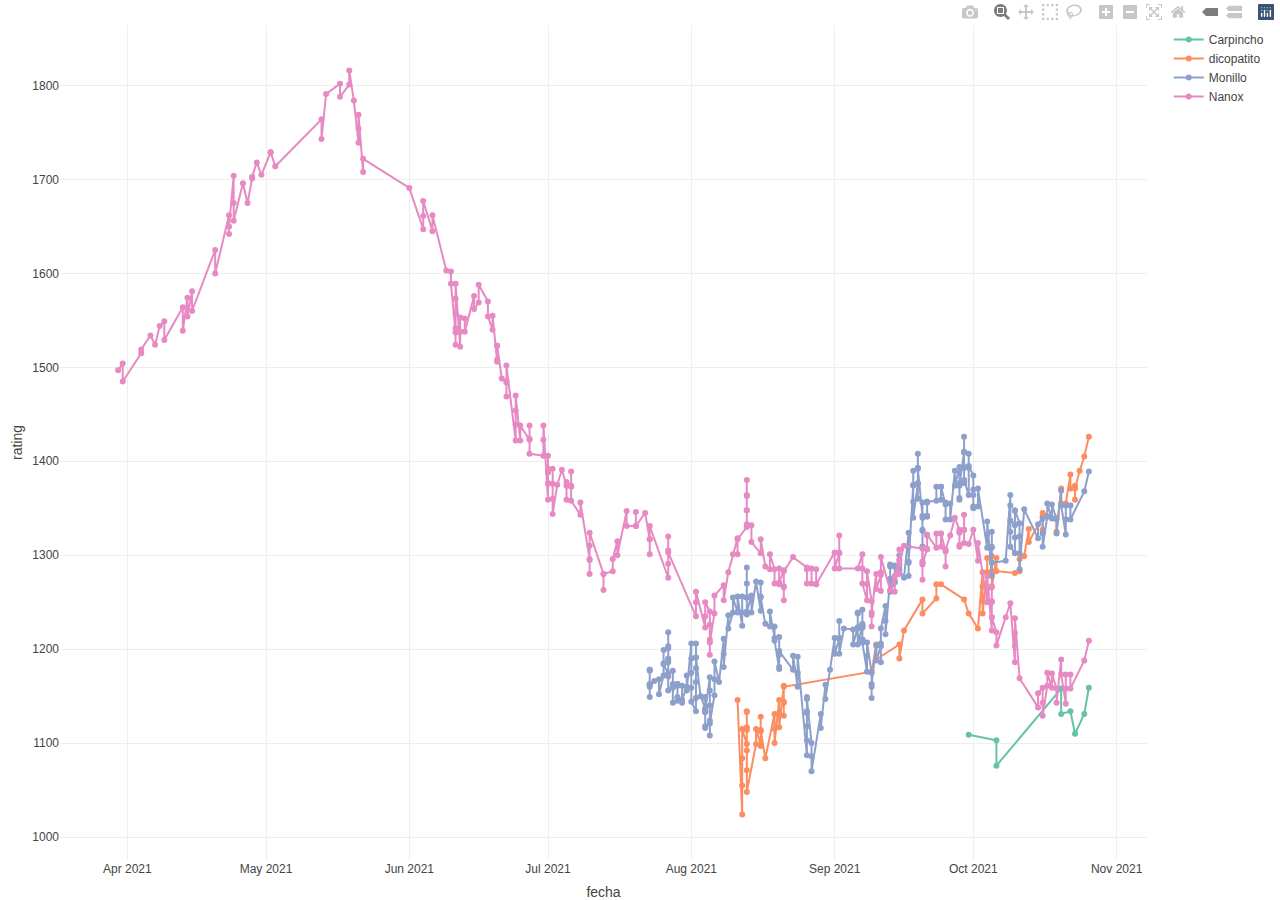
<file: assets/charts/p1.html>
<!DOCTYPE html>
<html lang="en">
<head>
<meta charset="utf-8"/>
<style>body{background-color:white;}</style>
<script src="lib/htmlwidgets-1.5.3/htmlwidgets.js"></script>
<script src="lib/plotly-binding-4.10.0/plotly.js"></script>
<script src="lib/typedarray-0.1/typedarray.min.js"></script>
<script src="lib/jquery-3.5.1/jquery.min.js"></script>
<link href="lib/crosstalk-1.1.1/css/crosstalk.css" rel="stylesheet" />
<script src="lib/crosstalk-1.1.1/js/crosstalk.min.js"></script>
<link href="lib/plotly-htmlwidgets-css-2.5.1/plotly-htmlwidgets.css" rel="stylesheet" />
<script src="lib/plotly-main-2.5.1/plotly-latest.min.js"></script>
  <title>plotly</title>
</head>
<body>
<div id="htmlwidget_container">
  <div id="htmlwidget-d2f0fac4e6238592c94b" style="width:100%;height:400px;" class="plotly html-widget"></div>
</div>
<script type="application/json" data-for="htmlwidget-d2f0fac4e6238592c94b">{"x":{"visdat":{"37343d457e4d":["function () ","plotlyVisDat"]},"cur_data":"37343d457e4d","attrs":{"37343d457e4d":{"x":{},"y":{},"mode":"lines+markers","color":{},"alpha_stroke":1,"sizes":[10,100],"spans":[1,20]}},"layout":{"margin":{"b":40,"l":60,"t":25,"r":10},"xaxis":{"domain":[0,1],"automargin":true,"title":"fecha"},"yaxis":{"domain":[0,1],"automargin":true,"title":"rating"},"hovermode":"closest","showlegend":true},"source":"A","config":{"modeBarButtonsToAdd":["hoverclosest","hovercompare"],"showSendToCloud":false},"data":[{"x":["2021-09-30","2021-10-06","2021-10-06","2021-10-20","2021-10-20","2021-10-22","2021-10-23","2021-10-25","2021-10-26"],"y":[1109,1103,1076,1158,1131,1134,1110,1131,1159],"mode":"lines+markers","type":"scatter","name":"Carpincho","marker":{"color":"rgba(102,194,165,1)","line":{"color":"rgba(102,194,165,1)"}},"textfont":{"color":"rgba(102,194,165,1)"},"error_y":{"color":"rgba(102,194,165,1)"},"error_x":{"color":"rgba(102,194,165,1)"},"line":{"color":"rgba(102,194,165,1)"},"xaxis":"x","yaxis":"y","frame":null},{"x":["2021-08-11","2021-08-12","2021-08-12","2021-08-12","2021-08-12","2021-08-13","2021-08-13","2021-08-13","2021-08-13","2021-08-13","2021-08-13","2021-08-13","2021-08-13","2021-08-15","2021-08-15","2021-08-16","2021-08-16","2021-08-16","2021-08-16","2021-08-16","2021-08-16","2021-08-17","2021-08-19","2021-08-19","2021-08-19","2021-08-20","2021-08-20","2021-08-20","2021-08-21","2021-08-21","2021-08-21","2021-08-21","2021-08-21","2021-09-09","2021-09-10","2021-09-10","2021-09-15","2021-09-15","2021-09-16","2021-09-20","2021-09-20","2021-09-23","2021-09-23","2021-09-24","2021-09-29","2021-09-30","2021-10-02","2021-10-03","2021-10-03","2021-10-03","2021-10-03","2021-10-04","2021-10-04","2021-10-05","2021-10-05","2021-10-05","2021-10-06","2021-10-06","2021-10-10","2021-10-11","2021-10-11","2021-10-12","2021-10-13","2021-10-13","2021-10-16","2021-10-16","2021-10-16","2021-10-19","2021-10-19","2021-10-20","2021-10-20","2021-10-21","2021-10-22","2021-10-22","2021-10-23","2021-10-23","2021-10-23","2021-10-24","2021-10-25","2021-10-26"],"y":[1146,1024,1055,1084,1115,1099,1117,1133,1134,1114,1092,1071,1048,1099,1115,1098,1113,1128,1113,1097,1114,1084,1131,1115,1100,1146,1132,1117,1161,1144,1129,1143,1160,1176,1205,1189,1205,1190,1220,1253,1238,1254,1269,1269,1253,1238,1222,1282,1267,1251,1238,1282,1297,1299,1283,1266,1297,1283,1281,1283,1296,1299,1328,1314,1341,1327,1345,1340,1325,1371,1355,1355,1386,1371,1374,1359,1371,1390,1405,1426],"mode":"lines+markers","type":"scatter","name":"dicopatito","marker":{"color":"rgba(252,141,98,1)","line":{"color":"rgba(252,141,98,1)"}},"textfont":{"color":"rgba(252,141,98,1)"},"error_y":{"color":"rgba(252,141,98,1)"},"error_x":{"color":"rgba(252,141,98,1)"},"line":{"color":"rgba(252,141,98,1)"},"xaxis":"x","yaxis":"y","frame":null},{"x":["2021-07-23","2021-07-23","2021-07-23","2021-07-23","2021-07-23","2021-07-23","2021-07-23","2021-07-23","2021-07-24","2021-07-25","2021-07-25","2021-07-26","2021-07-26","2021-07-26","2021-07-26","2021-07-27","2021-07-27","2021-07-27","2021-07-27","2021-07-27","2021-07-27","2021-07-27","2021-07-27","2021-07-27","2021-07-27","2021-07-28","2021-07-28","2021-07-28","2021-07-28","2021-07-28","2021-07-29","2021-07-29","2021-07-29","2021-07-29","2021-07-29","2021-07-29","2021-07-30","2021-07-30","2021-07-30","2021-07-31","2021-07-31","2021-07-31","2021-08-01","2021-08-01","2021-08-01","2021-08-01","2021-08-01","2021-08-02","2021-08-02","2021-08-02","2021-08-02","2021-08-02","2021-08-02","2021-08-02","2021-08-03","2021-08-04","2021-08-04","2021-08-04","2021-08-04","2021-08-04","2021-08-04","2021-08-04","2021-08-04","2021-08-04","2021-08-05","2021-08-05","2021-08-05","2021-08-05","2021-08-05","2021-08-05","2021-08-06","2021-08-06","2021-08-06","2021-08-07","2021-08-08","2021-08-08","2021-08-08","2021-08-09","2021-08-09","2021-08-10","2021-08-10","2021-08-11","2021-08-11","2021-08-12","2021-08-12","2021-08-12","2021-08-13","2021-08-13","2021-08-13","2021-08-13","2021-08-13","2021-08-13","2021-08-13","2021-08-14","2021-08-14","2021-08-15","2021-08-16","2021-08-16","2021-08-16","2021-08-16","2021-08-17","2021-08-18","2021-08-18","2021-08-19","2021-08-19","2021-08-19","2021-08-20","2021-08-20","2021-08-20","2021-08-20","2021-08-20","2021-08-20","2021-08-23","2021-08-23","2021-08-24","2021-08-24","2021-08-24","2021-08-26","2021-08-26","2021-08-26","2021-08-26","2021-08-26","2021-08-26","2021-08-26","2021-08-27","2021-08-27","2021-08-27","2021-08-29","2021-08-29","2021-08-30","2021-08-30","2021-08-31","2021-09-01","2021-09-01","2021-09-02","2021-09-02","2021-09-02","2021-09-02","2021-09-03","2021-09-05","2021-09-05","2021-09-06","2021-09-06","2021-09-06","2021-09-06","2021-09-06","2021-09-06","2021-09-07","2021-09-07","2021-09-07","2021-09-07","2021-09-07","2021-09-07","2021-09-07","2021-09-07","2021-09-07","2021-09-07","2021-09-08","2021-09-08","2021-09-08","2021-09-09","2021-09-09","2021-09-09","2021-09-09","2021-09-10","2021-09-10","2021-09-11","2021-09-11","2021-09-11","2021-09-11","2021-09-12","2021-09-12","2021-09-12","2021-09-13","2021-09-13","2021-09-13","2021-09-13","2021-09-13","2021-09-13","2021-09-14","2021-09-14","2021-09-14","2021-09-14","2021-09-15","2021-09-15","2021-09-15","2021-09-16","2021-09-17","2021-09-17","2021-09-17","2021-09-17","2021-09-17","2021-09-18","2021-09-18","2021-09-18","2021-09-18","2021-09-18","2021-09-19","2021-09-19","2021-09-19","2021-09-19","2021-09-19","2021-09-19","2021-09-20","2021-09-20","2021-09-20","2021-09-20","2021-09-20","2021-09-20","2021-09-20","2021-09-20","2021-09-21","2021-09-21","2021-09-21","2021-09-21","2021-09-21","2021-09-23","2021-09-23","2021-09-24","2021-09-24","2021-09-24","2021-09-25","2021-09-25","2021-09-25","2021-09-26","2021-09-26","2021-09-27","2021-09-27","2021-09-28","2021-09-28","2021-09-28","2021-09-28","2021-09-28","2021-09-28","2021-09-29","2021-09-29","2021-09-29","2021-09-29","2021-09-29","2021-09-29","2021-09-29","2021-09-29","2021-09-29","2021-09-30","2021-09-30","2021-09-30","2021-09-30","2021-10-01","2021-10-01","2021-10-01","2021-10-01","2021-10-01","2021-10-02","2021-10-02","2021-10-04","2021-10-04","2021-10-04","2021-10-05","2021-10-05","2021-10-05","2021-10-05","2021-10-05","2021-10-05","2021-10-08","2021-10-09","2021-10-09","2021-10-09","2021-10-09","2021-10-09","2021-10-10","2021-10-10","2021-10-10","2021-10-10","2021-10-10","2021-10-10","2021-10-11","2021-10-11","2021-10-11","2021-10-11","2021-10-12","2021-10-15","2021-10-15","2021-10-16","2021-10-16","2021-10-16","2021-10-17","2021-10-17","2021-10-18","2021-10-18","2021-10-19","2021-10-19","2021-10-20","2021-10-20","2021-10-21","2021-10-21","2021-10-21","2021-10-22","2021-10-22","2021-10-25","2021-10-26"],"y":[1149,1163,1178,1162,1178,1162,1177,1160,1166,1168,1152,1172,1185,1199,1184,1174,1190,1174,1189,1203,1218,1201,1186,1171,1156,1163,1177,1161,1143,1159,1161,1145,1163,1148,1163,1149,1143,1161,1146,1160,1172,1156,1206,1190,1175,1159,1144,1134,1148,1165,1180,1191,1206,1191,1150,1137,1149,1133,1148,1133,1116,1135,1118,1134,1170,1156,1140,1124,1108,1121,1151,1168,1187,1165,1211,1195,1181,1236,1222,1239,1255,1239,1256,1225,1239,1256,1255,1237,1255,1287,1270,1255,1240,1257,1239,1272,1241,1256,1271,1255,1227,1224,1240,1212,1224,1209,1179,1194,1181,1196,1213,1198,1178,1193,1160,1175,1192,1087,1103,1118,1134,1149,1132,1147,1100,1086,1070,1131,1116,1162,1147,1178,1212,1195,1211,1230,1212,1195,1222,1221,1205,1223,1239,1223,1238,1222,1205,1225,1210,1223,1242,1226,1210,1227,1210,1223,1207,1176,1193,1207,1175,1160,1148,1163,1204,1188,1203,1186,1206,1222,1246,1230,1216,1274,1290,1275,1288,1272,1261,1271,1288,1272,1289,1289,1300,1285,1276,1324,1309,1293,1278,1292,1375,1390,1374,1357,1340,1376,1360,1377,1393,1408,1392,1342,1327,1309,1293,1309,1326,1340,1356,1357,1342,1356,1341,1357,1358,1373,1373,1359,1373,1354,1338,1356,1355,1338,1390,1374,1394,1377,1361,1375,1359,1374,1410,1426,1410,1393,1377,1393,1410,1394,1380,1364,1393,1408,1395,1385,1370,1352,1364,1350,1352,1371,1308,1322,1336,1278,1292,1308,1325,1309,1292,1294,1364,1353,1337,1325,1309,1302,1319,1333,1347,1332,1348,1334,1320,1302,1285,1349,1318,1333,1339,1323,1309,1341,1355,1339,1354,1338,1323,1369,1353,1322,1338,1353,1353,1338,1368,1389],"mode":"lines+markers","type":"scatter","name":"Monillo","marker":{"color":"rgba(141,160,203,1)","line":{"color":"rgba(141,160,203,1)"}},"textfont":{"color":"rgba(141,160,203,1)"},"error_y":{"color":"rgba(141,160,203,1)"},"error_x":{"color":"rgba(141,160,203,1)"},"line":{"color":"rgba(141,160,203,1)"},"xaxis":"x","yaxis":"y","frame":null},{"x":["2021-03-30","2021-03-31","2021-03-31","2021-04-04","2021-04-04","2021-04-06","2021-04-07","2021-04-08","2021-04-09","2021-04-09","2021-04-13","2021-04-13","2021-04-14","2021-04-14","2021-04-15","2021-04-15","2021-04-20","2021-04-20","2021-04-23","2021-04-23","2021-04-23","2021-04-24","2021-04-24","2021-04-24","2021-04-26","2021-04-27","2021-04-28","2021-04-28","2021-04-29","2021-04-30","2021-05-02","2021-05-02","2021-05-03","2021-05-13","2021-05-13","2021-05-14","2021-05-17","2021-05-17","2021-05-19","2021-05-19","2021-05-20","2021-05-21","2021-05-21","2021-05-21","2021-05-22","2021-05-22","2021-06-01","2021-06-04","2021-06-04","2021-06-04","2021-06-06","2021-06-06","2021-06-09","2021-06-10","2021-06-10","2021-06-11","2021-06-11","2021-06-11","2021-06-11","2021-06-11","2021-06-11","2021-06-12","2021-06-12","2021-06-12","2021-06-13","2021-06-13","2021-06-15","2021-06-15","2021-06-16","2021-06-16","2021-06-18","2021-06-18","2021-06-19","2021-06-19","2021-06-20","2021-06-20","2021-06-20","2021-06-20","2021-06-21","2021-06-22","2021-06-22","2021-06-22","2021-06-22","2021-06-24","2021-06-24","2021-06-24","2021-06-24","2021-06-25","2021-06-25","2021-06-27","2021-06-27","2021-06-27","2021-06-27","2021-06-30","2021-06-30","2021-06-30","2021-07-01","2021-07-01","2021-07-01","2021-07-01","2021-07-01","2021-07-01","2021-07-01","2021-07-02","2021-07-02","2021-07-02","2021-07-02","2021-07-03","2021-07-04","2021-07-05","2021-07-05","2021-07-05","2021-07-06","2021-07-06","2021-07-06","2021-07-06","2021-07-08","2021-07-08","2021-07-10","2021-07-10","2021-07-10","2021-07-10","2021-07-10","2021-07-13","2021-07-13","2021-07-13","2021-07-15","2021-07-15","2021-07-16","2021-07-16","2021-07-18","2021-07-18","2021-07-20","2021-07-20","2021-07-20","2021-07-22","2021-07-23","2021-07-23","2021-07-23","2021-07-23","2021-07-27","2021-07-27","2021-07-27","2021-07-27","2021-07-27","2021-08-02","2021-08-02","2021-08-02","2021-08-04","2021-08-04","2021-08-04","2021-08-05","2021-08-05","2021-08-05","2021-08-05","2021-08-05","2021-08-06","2021-08-06","2021-08-08","2021-08-08","2021-08-09","2021-08-10","2021-08-11","2021-08-11","2021-08-11","2021-08-13","2021-08-13","2021-08-13","2021-08-13","2021-08-13","2021-08-13","2021-08-13","2021-08-14","2021-08-14","2021-08-16","2021-08-16","2021-08-17","2021-08-18","2021-08-18","2021-08-19","2021-08-19","2021-08-20","2021-08-20","2021-08-20","2021-08-21","2021-08-21","2021-08-21","2021-08-21","2021-08-21","2021-08-23","2021-08-26","2021-08-26","2021-08-26","2021-08-27","2021-08-27","2021-08-28","2021-08-28","2021-08-28","2021-09-01","2021-09-01","2021-09-02","2021-09-02","2021-09-02","2021-09-02","2021-09-06","2021-09-07","2021-09-07","2021-09-07","2021-09-08","2021-09-08","2021-09-08","2021-09-09","2021-09-09","2021-09-09","2021-09-09","2021-09-10","2021-09-10","2021-09-11","2021-09-11","2021-09-11","2021-09-11","2021-09-13","2021-09-14","2021-09-14","2021-09-14","2021-09-15","2021-09-15","2021-09-15","2021-09-15","2021-09-15","2021-09-16","2021-09-20","2021-09-20","2021-09-20","2021-09-20","2021-09-21","2021-09-21","2021-09-21","2021-09-21","2021-09-23","2021-09-23","2021-09-24","2021-09-24","2021-09-24","2021-09-25","2021-09-25","2021-09-25","2021-09-26","2021-09-27","2021-09-28","2021-09-28","2021-09-28","2021-09-28","2021-09-28","2021-09-29","2021-09-29","2021-09-29","2021-09-29","2021-09-30","2021-10-01","2021-10-02","2021-10-02","2021-10-04","2021-10-04","2021-10-04","2021-10-05","2021-10-05","2021-10-05","2021-10-05","2021-10-05","2021-10-05","2021-10-06","2021-10-06","2021-10-08","2021-10-09","2021-10-10","2021-10-10","2021-10-10","2021-10-10","2021-10-11","2021-10-15","2021-10-15","2021-10-16","2021-10-16","2021-10-16","2021-10-17","2021-10-17","2021-10-18","2021-10-18","2021-10-19","2021-10-19","2021-10-20","2021-10-20","2021-10-21","2021-10-21","2021-10-21","2021-10-22","2021-10-22","2021-10-25","2021-10-26"],"y":[1497,1504,1485,1515,1519,1534,1524,1544,1549,1529,1564,1539,1574,1554,1581,1560,1625,1600,1662,1642,1650,1704,1675,1656,1696,1675,1701,1703,1718,1705,1729,1729,1714,1764,1743,1791,1802,1788,1801,1816,1784,1739,1754,1769,1708,1722,1691,1647,1661,1677,1645,1662,1603,1602,1589,1537,1524,1542,1557,1573,1589,1522,1538,1553,1552,1538,1576,1562,1569,1588,1570,1554,1540,1555,1506,1523,1508,1523,1488,1485,1469,1484,1502,1422,1439,1454,1470,1422,1438,1423,1438,1424,1408,1406,1423,1438,1359,1376,1390,1406,1392,1377,1388,1392,1376,1360,1344,1375,1391,1374,1359,1378,1373,1389,1374,1358,1343,1356,1296,1280,1295,1310,1324,1280,1263,1280,1283,1296,1315,1300,1347,1331,1331,1346,1331,1345,1317,1301,1317,1331,1276,1291,1305,1320,1303,1235,1250,1261,1223,1235,1250,1240,1226,1210,1194,1207,1238,1257,1268,1252,1282,1301,1318,1301,1317,1330,1348,1364,1380,1363,1348,1333,1332,1314,1302,1317,1288,1285,1301,1285,1270,1269,1286,1271,1284,1267,1252,1266,1283,1298,1287,1270,1285,1286,1270,1269,1285,1269,1303,1286,1302,1321,1303,1286,1286,1301,1286,1270,1252,1269,1283,1251,1236,1224,1239,1280,1264,1279,1262,1282,1298,1263,1277,1261,1278,1295,1280,1295,1306,1291,1310,1307,1292,1274,1290,1307,1321,1306,1322,1308,1323,1323,1309,1323,1304,1288,1306,1321,1340,1327,1311,1325,1309,1324,1327,1343,1327,1313,1312,1327,1294,1313,1250,1264,1278,1220,1234,1250,1267,1251,1234,1218,1204,1234,1249,1186,1203,1217,1233,1169,1138,1153,1159,1143,1129,1161,1175,1159,1174,1158,1143,1189,1173,1142,1158,1173,1173,1158,1188,1209],"mode":"lines+markers","type":"scatter","name":"Nanox","marker":{"color":"rgba(231,138,195,1)","line":{"color":"rgba(231,138,195,1)"}},"textfont":{"color":"rgba(231,138,195,1)"},"error_y":{"color":"rgba(231,138,195,1)"},"error_x":{"color":"rgba(231,138,195,1)"},"line":{"color":"rgba(231,138,195,1)"},"xaxis":"x","yaxis":"y","frame":null}],"highlight":{"on":"plotly_click","persistent":false,"dynamic":false,"selectize":false,"opacityDim":0.2,"selected":{"opacity":1},"debounce":0},"shinyEvents":["plotly_hover","plotly_click","plotly_selected","plotly_relayout","plotly_brushed","plotly_brushing","plotly_clickannotation","plotly_doubleclick","plotly_deselect","plotly_afterplot","plotly_sunburstclick"],"base_url":"https://plot.ly"},"evals":[],"jsHooks":[]}</script>
<script type="application/htmlwidget-sizing" data-for="htmlwidget-d2f0fac4e6238592c94b">{"viewer":{"width":"100%","height":400,"padding":0,"fill":true},"browser":{"width":"100%","height":400,"padding":0,"fill":true}}</script>
</body>
</html>
</file>
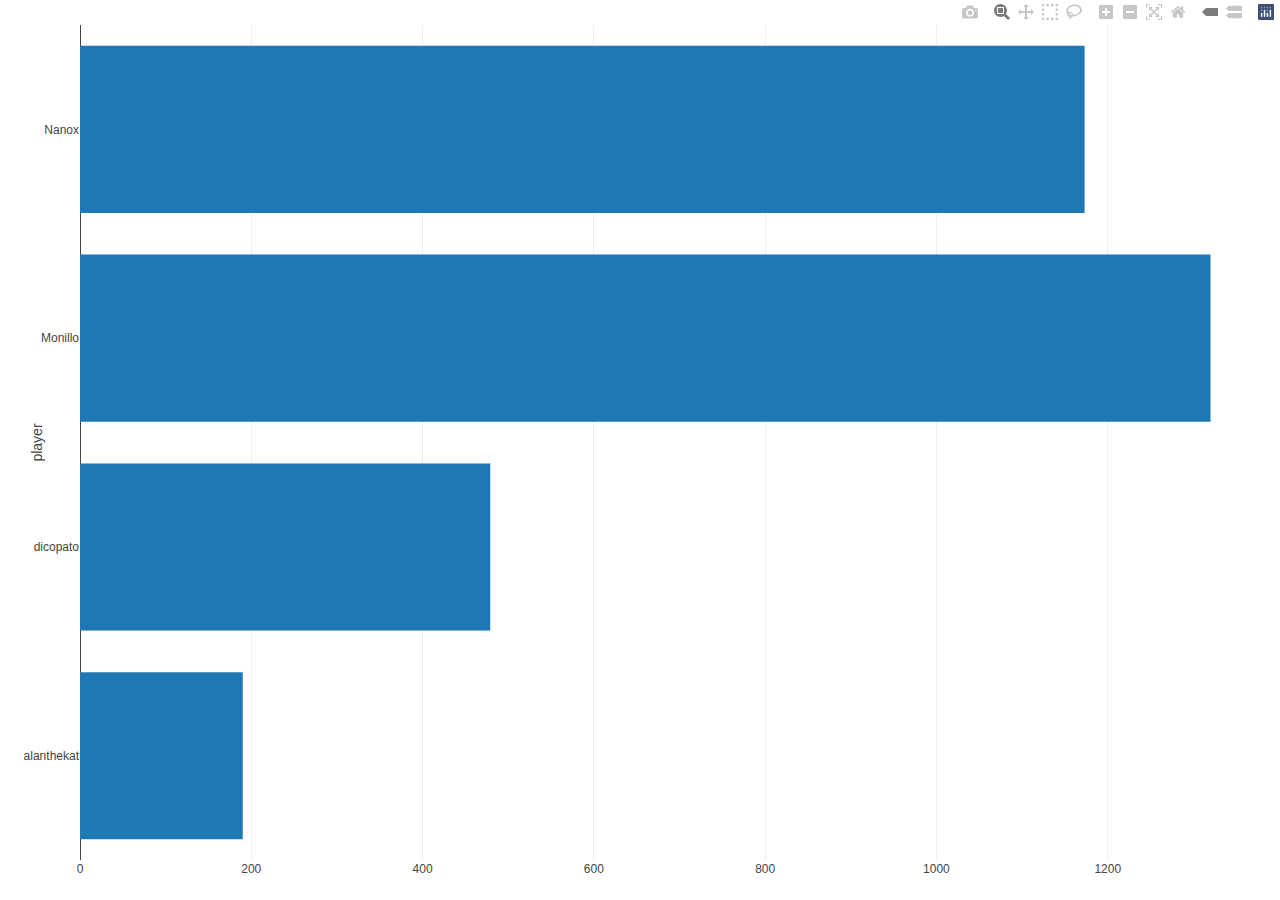
<file: assets/charts/partidas_tipo.html>
<!DOCTYPE html>
<html lang="en">
<head>
<meta charset="utf-8"/>
<style>body{background-color:white;}</style>
<script src="lib/htmlwidgets-1.5.3/htmlwidgets.js"></script>
<script src="lib/plotly-binding-4.10.0/plotly.js"></script>
<script src="lib/typedarray-0.1/typedarray.min.js"></script>
<script src="lib/jquery-3.5.1/jquery.min.js"></script>
<link href="lib/crosstalk-1.1.1/css/crosstalk.css" rel="stylesheet" />
<script src="lib/crosstalk-1.1.1/js/crosstalk.min.js"></script>
<link href="lib/plotly-htmlwidgets-css-2.5.1/plotly-htmlwidgets.css" rel="stylesheet" />
<script src="lib/plotly-main-2.5.1/plotly-latest.min.js"></script>
  <title>plotly</title>
</head>
<body>
<div id="htmlwidget_container">
  <div id="htmlwidget-40a72d2f94f87ae66347" style="width:100%;height:400px;" class="plotly html-widget"></div>
</div>
<script type="application/json" data-for="htmlwidget-40a72d2f94f87ae66347">{"x":{"visdat":{"2850172c2a99":["function () ","plotlyVisDat"]},"cur_data":"2850172c2a99","attrs":{"2850172c2a99":{"y":{},"alpha_stroke":1,"sizes":[10,100],"spans":[1,20],"type":"histogram"}},"layout":{"margin":{"b":40,"l":60,"t":25,"r":10},"yaxis":{"domain":[0,1],"automargin":true,"title":"player","type":"category","categoryorder":"array","categoryarray":["alanthekat","dicopato","Monillo","Nanox"]},"xaxis":{"domain":[0,1],"automargin":true},"hovermode":"closest","showlegend":false},"source":"A","config":{"modeBarButtonsToAdd":["hoverclosest","hovercompare"],"showSendToCloud":false},"data":[{"y":["dicopato","dicopato","dicopato","dicopato","dicopato","dicopato","dicopato","dicopato","dicopato","Nanox","dicopato","dicopato","dicopato","Monillo","Nanox","Nanox","Nanox","Nanox","Nanox","dicopato","dicopato","Monillo","Monillo","Nanox","Nanox","dicopato","dicopato","Monillo","Monillo","Monillo","Nanox","Nanox","Nanox","Nanox","Monillo","Nanox","dicopato","dicopato","dicopato","dicopato","Monillo","Monillo","Monillo","Monillo","Monillo","Nanox","Nanox","Nanox","Nanox","Nanox","dicopato","Monillo","Nanox","dicopato","dicopato","Monillo","Monillo","Nanox","Nanox","Monillo","Monillo","Nanox","Nanox","Nanox","dicopato","Nanox","dicopato","Nanox","dicopato","dicopato","Monillo","Nanox","Nanox","dicopato","Nanox","Nanox","Monillo","Nanox","Nanox","Monillo","Nanox","Monillo","Nanox","Monillo","Nanox","Monillo","Monillo","Nanox","Nanox","dicopato","Nanox","dicopato","dicopato","Nanox","dicopato","Nanox","dicopato","Monillo","Nanox","Nanox","dicopato","dicopato","dicopato","Nanox","Nanox","Nanox","dicopato","dicopato","Nanox","Nanox","dicopato","dicopato","Nanox","Nanox","dicopato","dicopato","Nanox","Nanox","Nanox","dicopato","Nanox","dicopato","Nanox","dicopato","alanthekat","Nanox","dicopato","alanthekat","Nanox","Nanox","dicopato","dicopato","dicopato","dicopato","alanthekat","alanthekat","Nanox","Nanox","dicopato","alanthekat","Nanox","dicopato","dicopato","alanthekat","alanthekat","Nanox","Nanox","dicopato","dicopato","dicopato","dicopato","alanthekat","alanthekat","alanthekat","alanthekat","Nanox","Nanox","Nanox","Nanox","Monillo","dicopato","dicopato","alanthekat","alanthekat","Nanox","Nanox","dicopato","dicopato","alanthekat","alanthekat","Nanox","Nanox","Nanox","dicopato","dicopato","alanthekat","alanthekat","Monillo","Monillo","Nanox","Nanox","Nanox","Nanox","Monillo","Monillo","Monillo","Monillo","Monillo","Nanox","Nanox","Nanox","Nanox","Monillo","Monillo","Monillo","Monillo","Monillo","Monillo","Monillo","Nanox","Nanox","Nanox","Nanox","Nanox","dicopato","Nanox","dicopato","dicopato","dicopato","alanthekat","alanthekat","alanthekat","Nanox","Nanox","Nanox","dicopato","dicopato","dicopato","dicopato","alanthekat","alanthekat","alanthekat","alanthekat","Monillo","Monillo","Monillo","Monillo","Nanox","Nanox","Nanox","Nanox","dicopato","dicopato","dicopato","alanthekat","alanthekat","alanthekat","Nanox","Nanox","Nanox","Monillo","Monillo","Monillo","Nanox","Nanox","Nanox","dicopato","alanthekat","alanthekat","Monillo","Monillo","Monillo","Monillo","Nanox","Nanox","Nanox","Nanox","Monillo","Monillo","Monillo","Monillo","Nanox","Nanox","Nanox","Nanox","Monillo","Monillo","Monillo","Monillo","Nanox","dicopato","dicopato","dicopato","alanthekat","alanthekat","alanthekat","Monillo","Monillo","Nanox","Nanox","Nanox","dicopato","dicopato","dicopato","alanthekat","alanthekat","alanthekat","Nanox","Nanox","Nanox","dicopato","dicopato","dicopato","alanthekat","alanthekat","alanthekat","Monillo","Monillo","Monillo","Nanox","Nanox","Nanox","Nanox","Nanox","Nanox","dicopato","dicopato","dicopato","alanthekat","alanthekat","alanthekat","alanthekat","Monillo","Monillo","Nanox","Nanox","Nanox","Nanox","Nanox","Monillo","Monillo","Nanox","Nanox","Monillo","Monillo","Nanox","Nanox","Nanox","Nanox","Monillo","Monillo","Monillo","Nanox","Nanox","Monillo","Monillo","Monillo","Monillo","Nanox","Nanox","Nanox","Nanox","Monillo","Monillo","Monillo","Monillo","Nanox","Nanox","Nanox","Nanox","Monillo","Monillo","Nanox","Nanox","Monillo","Monillo","Monillo","Nanox","Nanox","Nanox","Monillo","Monillo","Monillo","Monillo","Nanox","Nanox","Nanox","Nanox","Nanox","Nanox","Nanox","Nanox","Nanox","Nanox","Nanox","Nanox","Nanox","Nanox","Nanox","Nanox","Nanox","Nanox","Nanox","Nanox","Nanox","Nanox","Nanox","Nanox","Nanox","Nanox","Nanox","Nanox","Nanox","Nanox","Nanox","Nanox","Nanox","Nanox","Nanox","Nanox","Nanox","Nanox","Nanox","Nanox","Nanox","Nanox","Nanox","Nanox","Nanox","Nanox","Nanox","Nanox","Nanox","Nanox","Nanox","Nanox","Nanox","Nanox","Nanox","Nanox","Nanox","Nanox","Nanox","Nanox","Nanox","Nanox","Nanox","Nanox","Nanox","Nanox","Nanox","Nanox","Nanox","Nanox","Nanox","Nanox","Nanox","Nanox","Nanox","Nanox","Nanox","Nanox","Nanox","Nanox","Nanox","Nanox","Nanox","Nanox","Nanox","Nanox","Nanox","Nanox","Nanox","Nanox","Nanox","Nanox","Nanox","Nanox","Nanox","Nanox","Nanox","Nanox","Nanox","Nanox","Nanox","Nanox","Nanox","Nanox","Nanox","Nanox","Nanox","alanthekat","Nanox","Nanox","Nanox","Nanox","Nanox","Nanox","Nanox","Nanox","Nanox","Nanox","Nanox","Nanox","Nanox","alanthekat","Nanox","alanthekat","Nanox","Nanox","Nanox","Nanox","alanthekat","alanthekat","Nanox","alanthekat","alanthekat","alanthekat","Nanox","Nanox","Nanox","Nanox","Nanox","Nanox","Nanox","Nanox","Nanox","Nanox","Nanox","Nanox","Nanox","Nanox","Nanox","Nanox","Nanox","Nanox","Nanox","Nanox","Nanox","Nanox","Nanox","Nanox","Nanox","Nanox","Nanox","Nanox","Nanox","Nanox","Nanox","Nanox","Nanox","Nanox","Nanox","Nanox","Nanox","Nanox","Nanox","Nanox","Nanox","Nanox","Nanox","Nanox","Nanox","Nanox","Nanox","Nanox","Nanox","Nanox","Nanox","Nanox","Nanox","Nanox","Nanox","Nanox","Nanox","Nanox","Nanox","Nanox","Nanox","Nanox","Nanox","Nanox","Nanox","Nanox","Nanox","Nanox","Nanox","Nanox","Nanox","Nanox","Nanox","Nanox","Nanox","Nanox","Nanox","Nanox","Nanox","Nanox","Nanox","Nanox","Nanox","Nanox","Nanox","Nanox","Monillo","Monillo","Monillo","Monillo","Monillo","Monillo","Nanox","Nanox","Nanox","Nanox","Nanox","Monillo","Monillo","Monillo","Monillo","Nanox","Nanox","Nanox","Nanox","Nanox","Monillo","Monillo","Monillo","Monillo","Monillo","Nanox","Nanox","Nanox","Monillo","Monillo","Monillo","Nanox","Nanox","Nanox","Monillo","Monillo","Monillo","Monillo","Monillo","Nanox","Nanox","Nanox","Nanox","Nanox","Nanox","Nanox","Monillo","Monillo","Monillo","Monillo","Monillo","Monillo","Monillo","Monillo","Nanox","Nanox","Nanox","Monillo","Monillo","Monillo","Nanox","Nanox","Nanox","Monillo","Monillo","Monillo","Nanox","Nanox","Monillo","Monillo","Nanox","Nanox","Nanox","Nanox","Monillo","Monillo","Monillo","Monillo","Nanox","Monillo","Nanox","Nanox","Monillo","Monillo","Nanox","Nanox","Monillo","Monillo","Nanox","Nanox","Nanox","Nanox","Monillo","Monillo","Monillo","Monillo","Monillo","Monillo","Nanox","Nanox","Nanox","Monillo","Monillo","Monillo","Monillo","Monillo","Monillo","Monillo","Monillo","Monillo","Monillo","Monillo","Monillo","Monillo","Monillo","Monillo","Monillo","Monillo","Monillo","Monillo","Monillo","Nanox","Nanox","Nanox","Nanox","Monillo","Monillo","Monillo","Monillo","Nanox","Nanox","Nanox","Nanox","Nanox","Monillo","Monillo","Monillo","Monillo","Monillo","Nanox","Nanox","Nanox","Nanox","Monillo","Monillo","Monillo","Monillo","Nanox","Nanox","Monillo","Monillo","Nanox","Nanox","Nanox","Monillo","Monillo","Monillo","Nanox","Nanox","Monillo","Monillo","Nanox","Monillo","Nanox","Nanox","Nanox","Nanox","Monillo","Monillo","Monillo","Monillo","Monillo","Monillo","Monillo","Monillo","Monillo","Monillo","Monillo","Monillo","Monillo","Nanox","Nanox","Monillo","Monillo","Nanox","dicopato","Nanox","Nanox","dicopato","dicopato","Nanox","Nanox","dicopato","dicopato","dicopato","dicopato","dicopato","Nanox","dicopato","Nanox","dicopato","Nanox","dicopato","Nanox","Nanox","dicopato","dicopato","Nanox","Nanox","dicopato","dicopato","Nanox","Nanox","dicopato","dicopato","Nanox","Nanox","dicopato","dicopato","dicopato","dicopato","dicopato","dicopato","Nanox","Nanox","dicopato","dicopato","dicopato","dicopato","dicopato","dicopato","dicopato","dicopato","Nanox","Nanox","Nanox","dicopato","dicopato","dicopato","Nanox","Nanox","Nanox","dicopato","dicopato","dicopato","Nanox","Nanox","Nanox","Nanox","dicopato","dicopato","Nanox","dicopato","Nanox","dicopato","Nanox","Nanox","Nanox","dicopato","dicopato","Nanox","Nanox","dicopato","dicopato","Nanox","dicopato","Nanox","Nanox","dicopato","dicopato","Nanox","Nanox","Nanox","dicopato","Nanox","Nanox","Nanox","dicopato","Nanox","Nanox","dicopato","dicopato","dicopato","dicopato","dicopato","dicopato","dicopato","dicopato","dicopato","dicopato","dicopato","dicopato","Nanox","Nanox","Nanox","Nanox","Nanox","Nanox","Nanox","Nanox","Nanox","Nanox","Nanox","Nanox","Nanox","Nanox","Nanox","Monillo","Monillo","Monillo","Monillo","Monillo","Monillo","Nanox","Nanox","Nanox","Monillo","Monillo","Monillo","Nanox","Nanox","Monillo","Monillo","Nanox","Nanox","Monillo","Monillo","Nanox","Nanox","Monillo","Monillo","Nanox","Nanox","Monillo","Nanox","Nanox","Monillo","Monillo","Monillo","Nanox","Nanox","Nanox","Nanox","Monillo","Monillo","Monillo","Monillo","Nanox","Monillo","Nanox","Nanox","Nanox","Nanox","dicopato","dicopato","Monillo","Monillo","Monillo","Monillo","Monillo","Monillo","Monillo","Monillo","Nanox","Nanox","Nanox","Nanox","dicopato","Monillo","Monillo","Monillo","Monillo","Nanox","Nanox","dicopato","dicopato","Monillo","Monillo","Nanox","Nanox","Nanox","Nanox","dicopato","dicopato","dicopato","dicopato","Monillo","Monillo","Monillo","Monillo","Nanox","Nanox","Nanox","dicopato","dicopato","Monillo","Monillo","Monillo","Monillo","Nanox","Nanox","Nanox","Nanox","Nanox","Nanox","Nanox","dicopato","dicopato","Monillo","Monillo","Monillo","Monillo","Monillo","Monillo","Monillo","Nanox","Nanox","Nanox","Nanox","dicopato","dicopato","Monillo","Monillo","Monillo","Monillo","Nanox","dicopato","Monillo","Nanox","Monillo","Nanox","Nanox","Nanox","dicopato","dicopato","dicopato","Monillo","Monillo","Monillo","Nanox","Nanox","Nanox","Nanox","Monillo","Monillo","Monillo","Monillo","Nanox","Nanox","Monillo","Monillo","Nanox","Nanox","Nanox","Nanox","Nanox","Monillo","Monillo","Monillo","Monillo","Monillo","Nanox","Nanox","Nanox","Monillo","Monillo","Monillo","Nanox","Nanox","Monillo","Monillo","Nanox","Nanox","Monillo","Monillo","Nanox","Nanox","Monillo","Monillo","Monillo","Monillo","Monillo","Monillo","Monillo","Monillo","Monillo","Monillo","Monillo","Nanox","Nanox","Nanox","Monillo","Monillo","Monillo","Monillo","Monillo","Monillo","Monillo","Monillo","Monillo","Monillo","Monillo","Monillo","Monillo","Monillo","Monillo","Monillo","Monillo","Monillo","Nanox","Monillo","Monillo","Monillo","Monillo","Monillo","Monillo","Monillo","Monillo","Monillo","Nanox","Nanox","Nanox","Nanox","Monillo","Monillo","Monillo","Monillo","Monillo","Monillo","Monillo","Monillo","Monillo","Monillo","Monillo","Monillo","Monillo","Monillo","Monillo","Monillo","Monillo","Nanox","Nanox","Nanox","Nanox","Nanox","Monillo","Monillo","Monillo","Monillo","Monillo","Monillo","Monillo","Monillo","Monillo","Monillo","Monillo","Monillo","Monillo","Monillo","Monillo","Monillo","Monillo","Monillo","Monillo","Monillo","Monillo","Monillo","Monillo","Monillo","Monillo","Monillo","Monillo","Monillo","Monillo","Monillo","Monillo","Monillo","Nanox","Nanox","Nanox","Monillo","Monillo","Monillo","Monillo","Monillo","Monillo","Monillo","Monillo","Nanox","Nanox","Nanox","Monillo","Monillo","Monillo","Monillo","Monillo","Monillo","Monillo","Monillo","Monillo","dicopato","Nanox","Nanox","Nanox","Nanox","Nanox","Monillo","Monillo","Monillo","Monillo","Monillo","Monillo","dicopato","dicopato","dicopato","Nanox","Nanox","Monillo","Monillo","Monillo","Monillo","Nanox","Nanox","Monillo","Monillo","Monillo","Nanox","Monillo","Monillo","Nanox","Monillo","Monillo","dicopato","Nanox","Nanox","Nanox","Monillo","Monillo","dicopato","dicopato","dicopato","dicopato","Monillo","Monillo","Monillo","dicopato","dicopato","dicopato","dicopato","dicopato","dicopato","dicopato","dicopato","Nanox","Nanox","Nanox","Nanox","Nanox","Nanox","Nanox","Monillo","Monillo","Monillo","Monillo","Monillo","Monillo","Monillo","Nanox","Nanox","Monillo","Monillo","dicopato","dicopato","Monillo","dicopato","dicopato","dicopato","dicopato","dicopato","dicopato","Nanox","Nanox","Monillo","Monillo","Monillo","Monillo","dicopato","Nanox","Monillo","Nanox","Nanox","Monillo","Monillo","dicopato","dicopato","dicopato","Nanox","Nanox","Monillo","Monillo","Monillo","dicopato","dicopato","dicopato","Nanox","Nanox","Nanox","Monillo","Monillo","Monillo","Monillo","Monillo","Monillo","dicopato","dicopato","dicopato","dicopato","dicopato","Nanox","Nanox","Nanox","Nanox","Nanox","alanthekat","alanthekat","alanthekat","alanthekat","alanthekat","alanthekat","Nanox","Monillo","Monillo","Monillo","Monillo","Monillo","Nanox","Nanox","Nanox","Monillo","Monillo","Monillo","Monillo","Monillo","Monillo","Monillo","Nanox","Nanox","Monillo","Monillo","Monillo","Nanox","Nanox","Nanox","Monillo","Monillo","Monillo","Monillo","Monillo","Nanox","Nanox","Monillo","Monillo","Nanox","Nanox","Nanox","Nanox","Monillo","Monillo","Monillo","Monillo","Monillo","Monillo","Monillo","Nanox","Monillo","Monillo","Monillo","Monillo","Monillo","Monillo","Nanox","Nanox","Nanox","Monillo","Monillo","Monillo","Monillo","Monillo","Monillo","Monillo","Monillo","Monillo","Monillo","Nanox","Nanox","Nanox","Monillo","Monillo","Monillo","dicopato","Nanox","Nanox","Nanox","Nanox","Monillo","Monillo","Monillo","Monillo","alanthekat","dicopato","dicopato","Nanox","Nanox","Monillo","Monillo","alanthekat","alanthekat","Nanox","Nanox","Nanox","Nanox","Monillo","Monillo","Monillo","Monillo","alanthekat","alanthekat","alanthekat","Monillo","Monillo","Monillo","Nanox","Monillo","Monillo","Monillo","Monillo","Monillo","Monillo","Nanox","Nanox","Nanox","Monillo","Monillo","Monillo","Monillo","dicopato","dicopato","Nanox","Nanox","Nanox","Nanox","Nanox","Monillo","Monillo","Monillo","dicopato","Nanox","Monillo","Monillo","Monillo","Monillo","Monillo","Monillo","Monillo","Monillo","Monillo","Monillo","Monillo","Monillo","Monillo","Monillo","Monillo","Monillo","Monillo","dicopato","dicopato","Nanox","Nanox","Nanox","Nanox","Monillo","Monillo","Monillo","Monillo","Monillo","Monillo","Monillo","Monillo","Nanox","Nanox","Nanox","Nanox","Monillo","Monillo","Monillo","Monillo","Monillo","dicopato","dicopato","Nanox","Nanox","Monillo","Monillo","dicopato","Nanox","Nanox","Nanox","Monillo","Monillo","Monillo","Nanox","Nanox","Nanox","Monillo","Monillo","Monillo","Nanox","Monillo","Monillo","Nanox","Monillo","Monillo","Nanox","Nanox","Nanox","Nanox","Nanox","Monillo","Monillo","Monillo","Monillo","Monillo","Monillo","dicopato","Nanox","Nanox","Nanox","Nanox","Monillo","Monillo","Monillo","Monillo","Monillo","Monillo","Monillo","Monillo","Monillo","alanthekat","dicopato","Nanox","Monillo","Monillo","Monillo","Monillo","Nanox","Monillo","Monillo","Monillo","Monillo","Monillo","dicopato","Nanox","Nanox","Monillo","Monillo","dicopato","dicopato","dicopato","dicopato","dicopato","dicopato","Nanox","Nanox","Nanox","Monillo","Monillo","Monillo","dicopato","dicopato","dicopato","Nanox","Nanox","Nanox","Nanox","Nanox","Nanox","Monillo","Monillo","Monillo","Monillo","Monillo","Monillo","alanthekat","alanthekat","dicopato","dicopato","Nanox","Nanox","Nanox","Monillo","Nanox","Monillo","Monillo","Monillo","Monillo","Monillo","dicopato","Nanox","Nanox","Nanox","Nanox","Monillo","Monillo","Monillo","Monillo","Monillo","Monillo","dicopato","dicopato","Nanox","Monillo","Monillo","Monillo","Monillo","dicopato","Monillo","dicopato","dicopato","Nanox","Nanox","Monillo","Monillo","dicopato","dicopato","dicopato","Nanox","Nanox","Nanox","Monillo","Monillo","Monillo","Nanox","Nanox","Monillo","Monillo","Nanox","Nanox","Monillo","Monillo","dicopato","dicopato","Nanox","Nanox","Monillo","Monillo","alanthekat","alanthekat","dicopato","dicopato","Nanox","Nanox","Monillo","Monillo","dicopato","Nanox","Nanox","Nanox","Monillo","Monillo","Monillo","alanthekat","dicopato","dicopato","Nanox","Nanox","Monillo","Monillo","alanthekat","dicopato","dicopato","dicopato","dicopato","alanthekat","dicopato","Nanox","Monillo","alanthekat","dicopato","Nanox","Monillo","Nanox","Nanox","Nanox","Monillo","Monillo","Monillo","Nanox","Nanox","Nanox","Nanox","Nanox","Monillo","Monillo","Monillo","Monillo","Monillo","alanthekat","dicopato","dicopato","Nanox","Nanox","Monillo","Monillo","dicopato","dicopato","Nanox","Nanox","Nanox","Monillo","Monillo","Monillo","alanthekat","alanthekat","dicopato","dicopato","dicopato","dicopato","Nanox","Nanox","Nanox","Monillo","Monillo","Monillo","Monillo","dicopato","dicopato","dicopato","dicopato","Nanox","Nanox","Monillo","Monillo","Monillo","alanthekat","dicopato","Nanox","Monillo","Nanox","Nanox","Monillo","Monillo","dicopato","dicopato","Nanox","Nanox","Monillo","Monillo","Monillo","Monillo","Monillo","Monillo","Monillo","Monillo","Monillo","Monillo","Monillo","Monillo","Monillo","Monillo","Monillo","Monillo","alanthekat","dicopato","Nanox","Monillo","Monillo","Monillo","Monillo","alanthekat","dicopato","Nanox","Nanox","Monillo","Monillo","Monillo","Monillo","Monillo","Nanox","Nanox","Nanox","Monillo","Monillo","Monillo","Monillo","Monillo","Monillo","Monillo","Monillo","Monillo","Monillo","Monillo","Nanox","Monillo","Monillo","Monillo","Monillo","Monillo","alanthekat","dicopato","Nanox","Nanox","Nanox","Nanox","Nanox","Monillo","Monillo","Monillo","Monillo","Monillo","Monillo","Monillo","alanthekat","dicopato","Nanox","Nanox","Monillo","Monillo","Monillo","Monillo","Monillo","Nanox","Monillo","dicopato","dicopato","dicopato","dicopato","dicopato","dicopato","dicopato","dicopato","dicopato","dicopato","dicopato","dicopato","dicopato","dicopato","dicopato","dicopato","dicopato","dicopato","dicopato","dicopato","dicopato","dicopato","dicopato","Monillo","Monillo","Monillo","Monillo","Monillo","Monillo","Monillo","Monillo","Monillo","Nanox","Nanox","Monillo","Monillo","Monillo","Monillo","Nanox","Nanox","Monillo","Monillo","Monillo","Nanox","Nanox","Nanox","Monillo","Monillo","Monillo","Monillo","Monillo","alanthekat","alanthekat","dicopato","Nanox","Nanox","Nanox","Monillo","Monillo","Monillo","Monillo","Monillo","Monillo","Monillo","Monillo","Monillo","Monillo","Monillo","Monillo","Monillo","dicopato","dicopato","dicopato","Nanox","Monillo","Monillo","Monillo","Monillo","Monillo","Monillo","Monillo","Monillo","Monillo","Monillo","alanthekat","dicopato","dicopato","Nanox","Nanox","Monillo","Monillo","Monillo","Monillo","dicopato","Nanox","Nanox","Monillo","Monillo","Monillo","Monillo","dicopato","dicopato","dicopato","Nanox","Nanox","Nanox","Monillo","Monillo","Monillo","Monillo","alanthekat","dicopato","dicopato","dicopato","Nanox","Monillo","Monillo","dicopato","dicopato","dicopato","alanthekat","dicopato","Nanox","Monillo","alanthekat","dicopato","Nanox","Nanox","Nanox","Nanox","Monillo","Monillo","Monillo","Monillo","Nanox","Nanox","Nanox","Nanox","Monillo","Monillo","Monillo","Monillo","alanthekat","dicopato","Nanox","Nanox","Nanox","alanthekat","dicopato","dicopato","dicopato","Nanox","dicopato","Nanox","alanthekat","dicopato","Nanox","Nanox","Nanox","Monillo","Monillo","Monillo","alanthekat","dicopato","Nanox","Monillo","dicopato","dicopato","Nanox","Nanox","Nanox","Nanox","Nanox","Monillo","Monillo","Monillo","Monillo","Monillo","Monillo","dicopato","dicopato","dicopato","dicopato","Nanox","Nanox","Nanox","Nanox","Nanox","Monillo","Monillo","Monillo","Monillo","Monillo","dicopato","Nanox","Nanox","Nanox","Monillo","Monillo","Monillo","alanthekat","dicopato","dicopato","dicopato","dicopato","dicopato","Nanox","Nanox","Nanox","Nanox","Monillo","Monillo","Monillo","Monillo","dicopato","dicopato","Nanox","Nanox","Nanox","Monillo","Monillo","Monillo","dicopato","dicopato","dicopato","dicopato","dicopato","dicopato","Nanox","Monillo","Monillo","Monillo","Monillo","dicopato","dicopato","dicopato","dicopato","Nanox","Nanox","Nanox","Monillo","Monillo","Monillo","Monillo","Monillo","dicopato","Nanox","Nanox","Nanox","Nanox","Nanox","Monillo","Monillo","Monillo","Monillo","Monillo","Monillo","alanthekat","dicopato","Nanox","Nanox","Nanox","Nanox","Nanox","Monillo","Monillo","Monillo","Monillo","Monillo","alanthekat","alanthekat","dicopato","dicopato","Nanox","Nanox","Monillo","Monillo","Nanox","Nanox","Nanox","Nanox","Nanox","Monillo","Monillo","Monillo","Monillo","Monillo","dicopato","Nanox","Nanox","Nanox","Monillo","Monillo","Monillo","dicopato","dicopato","Nanox","Nanox","Monillo","Monillo","Monillo","Monillo","Monillo","Monillo","Monillo","Nanox","Nanox","Nanox","Monillo","Monillo","Monillo","Monillo","Monillo","alanthekat","dicopato","Nanox","Monillo","Nanox","Nanox","Nanox","Monillo","Monillo","Monillo","Monillo","Monillo","Nanox","Nanox","Nanox","Monillo","Monillo","Monillo","Nanox","Nanox","Nanox","Nanox","Monillo","Monillo","Monillo","Monillo","Monillo","Monillo","Monillo","Monillo","Monillo","Nanox","Nanox","Nanox","Nanox","Monillo","Monillo","Monillo","Monillo","Monillo","Monillo","Nanox","Nanox","Monillo","Monillo","Monillo","alanthekat","alanthekat","dicopato","dicopato","Nanox","Nanox","Monillo","Monillo","Monillo","Monillo","Monillo","Monillo","Monillo","Monillo","Monillo","Monillo","alanthekat","alanthekat","dicopato","dicopato","Nanox","Nanox","Monillo","Monillo","Monillo","Monillo","Monillo","Monillo","Monillo","Monillo","Monillo","Monillo","Monillo","Monillo","Monillo","Nanox","Monillo","Monillo","Monillo","Monillo","Monillo","Monillo","Monillo","Monillo","Nanox","Nanox","Nanox","Monillo","Monillo","Monillo","Monillo","Monillo","Monillo","Nanox","Nanox","Monillo","Monillo","Monillo","Monillo","Monillo","Monillo","Monillo","Monillo","Monillo","Monillo","Monillo","Nanox","Monillo","Nanox","Nanox","Nanox","Monillo","Monillo","Monillo","Nanox","Nanox","Nanox","Monillo","Monillo","Monillo","Monillo","Monillo","Monillo","Monillo","Monillo","Monillo","Monillo","Nanox","Nanox","Monillo","Monillo","Monillo","Monillo","Nanox","Nanox","Nanox","Nanox","Monillo","Monillo","Monillo","Monillo","Monillo","Monillo","Nanox","Nanox","Nanox","Monillo","Monillo","Monillo","Monillo","Monillo","Monillo","Monillo","Monillo","Monillo","Monillo","Monillo","Monillo","Monillo","Monillo","Monillo","Monillo","Monillo","Monillo","Monillo","Monillo","alanthekat","alanthekat","Nanox","Nanox","Nanox","Nanox","Nanox","Nanox","Monillo","Monillo","Monillo","Monillo","Monillo","Monillo","Monillo","Monillo","Monillo","Nanox","Nanox","Nanox","Nanox","Monillo","Monillo","Monillo","Monillo","Nanox","Nanox","Nanox","Monillo","Monillo","Monillo","Monillo","Monillo","Nanox","Nanox","Nanox","Nanox","Monillo","Monillo","Monillo","Monillo","Nanox","Nanox","Nanox","Monillo","Monillo","Monillo","Monillo","Monillo","Monillo","Monillo","Nanox","Nanox","Nanox","Monillo","Monillo","Monillo","Monillo","Monillo","Nanox","Nanox","Nanox","Monillo","Monillo","Monillo","Monillo","alanthekat","alanthekat","Nanox","Nanox","Nanox","Nanox","Nanox","Monillo","Monillo","Monillo","Monillo","Monillo","Monillo","Monillo","Monillo","Monillo","Monillo","alanthekat","Nanox","Monillo","Monillo","Monillo","Nanox","Monillo","Nanox","Nanox","Monillo","Monillo","Monillo","Monillo","Monillo","Monillo","alanthekat","alanthekat","dicopato","dicopato","Nanox","Nanox","Nanox","Nanox","Nanox","Monillo","Monillo","Monillo","Monillo","Monillo","Monillo","alanthekat","dicopato","Nanox","Nanox","Nanox","Monillo","Monillo","Monillo","Nanox","Nanox","Monillo","Monillo","Monillo","Monillo","Monillo","Monillo","Monillo","Monillo","Monillo","Monillo","alanthekat","dicopato","Nanox","Monillo","Monillo","Monillo","Monillo","Monillo","Monillo","Monillo","Monillo","alanthekat","dicopato","dicopato","dicopato","Nanox","Nanox","Nanox","Monillo","Monillo","Monillo","Monillo","Monillo","Monillo","Monillo","Monillo","Monillo","Monillo","dicopato","dicopato","dicopato","Nanox","Nanox","Nanox","Nanox","Monillo","Monillo","Monillo","Monillo","Monillo","Monillo","Monillo","Nanox","Monillo","Monillo","Monillo","Monillo","Monillo","Monillo","Monillo","Monillo","Monillo","Monillo","dicopato","dicopato","Nanox","Nanox","Nanox","Monillo","Monillo","Monillo","Monillo","Monillo","Monillo","Monillo","dicopato","dicopato","dicopato","Nanox","Nanox","Nanox","Monillo","Monillo","Monillo","Monillo","Monillo","dicopato","dicopato","Nanox","Nanox","Monillo","Monillo","alanthekat","alanthekat","dicopato","dicopato","dicopato","dicopato","Nanox","Nanox","Nanox","Nanox","Monillo","Monillo","Monillo","Monillo","Monillo","Monillo","Monillo","Monillo","dicopato","dicopato","Nanox","Nanox","Monillo","Monillo","Monillo","Monillo","Monillo","Monillo","Monillo","Monillo","Monillo","Monillo","Monillo","alanthekat","alanthekat","alanthekat","dicopato","Nanox","Nanox","Nanox","Monillo","Monillo","Monillo","Monillo","Monillo","Monillo","Monillo","Monillo","Monillo","Monillo","Monillo","Monillo","Monillo","Monillo","alanthekat","dicopato","Nanox","Monillo","Monillo","Monillo","Monillo","Monillo","Monillo","Monillo","dicopato","dicopato","Nanox","Nanox","Nanox","Monillo","Monillo","Monillo","Monillo","Monillo","Monillo","dicopato","Nanox","Nanox","Nanox","Monillo","Monillo","Monillo","Monillo","Monillo","Monillo","alanthekat","alanthekat","alanthekat","dicopato","dicopato","dicopato","dicopato","Nanox","Nanox","Nanox","Nanox","Monillo","Monillo","Monillo","Monillo","Monillo","Monillo","Monillo","Monillo","dicopato","dicopato","Nanox","Nanox","Monillo","Monillo","Monillo","Monillo","Monillo","Monillo","Monillo","Monillo","Monillo","Monillo","Monillo","Monillo","Monillo","Nanox","Nanox","Monillo","Monillo","Monillo","Monillo","Monillo","dicopato","Nanox","Nanox","Monillo","Monillo","Monillo","Monillo","Monillo","Monillo","alanthekat","dicopato","Nanox","Monillo","Monillo","Monillo","Monillo","Monillo","Monillo","alanthekat","alanthekat","Nanox","Nanox","Monillo","Monillo","Monillo","Monillo","Monillo","alanthekat","dicopato","Nanox","Nanox","Nanox","Monillo","Monillo","alanthekat","dicopato","Nanox","Nanox","Nanox","Nanox","Nanox","Monillo","Monillo","Monillo","Monillo","Monillo","alanthekat","dicopato","Nanox","alanthekat","alanthekat","alanthekat","dicopato","dicopato","dicopato","Nanox","Nanox","Nanox","Monillo","Monillo","dicopato","Nanox","Nanox","Nanox","Nanox","Nanox","Nanox","Monillo","Monillo","Monillo","Monillo","Monillo","Monillo","alanthekat","alanthekat","alanthekat","Nanox","Nanox","Nanox","Nanox","Monillo","Monillo","Monillo","Monillo","Nanox","Nanox","Nanox","Nanox","Monillo","Monillo","Monillo","Monillo","dicopato","dicopato","Nanox","Nanox","Monillo","Monillo","dicopato","dicopato","Nanox","Nanox","Nanox","Monillo","Monillo","Monillo","Nanox","Monillo","Monillo","Monillo","Monillo","Nanox","Nanox","Nanox","Monillo","Monillo","Monillo","Nanox","Nanox","Nanox","Monillo","Monillo","Monillo","Nanox","Monillo","Nanox","Nanox","Nanox","Monillo","Monillo","Monillo","Nanox","Nanox","Monillo","Monillo","Nanox","Nanox","Nanox","Monillo","Monillo","Monillo","alanthekat","dicopato","Nanox","Monillo","alanthekat","dicopato","Nanox","Monillo","Nanox","Nanox","Monillo","Monillo","alanthekat","dicopato","Nanox","Nanox","Nanox","Nanox","Nanox","Monillo","Monillo","Monillo","Monillo","alanthekat","dicopato","Nanox","dicopato","dicopato","Nanox","Nanox","Nanox","Nanox","Monillo","Monillo","Monillo","Monillo","alanthekat","dicopato","Nanox","alanthekat","dicopato","Nanox","Nanox","Nanox","Monillo","Monillo","alanthekat","dicopato","Nanox","Monillo","alanthekat","dicopato","dicopato","dicopato","dicopato","Nanox","Nanox","Nanox","Nanox","Nanox","Nanox","Nanox","Nanox","Monillo","Monillo","Monillo","Monillo","Monillo","Monillo","Monillo","Monillo","dicopato","Nanox","Nanox","Nanox","Monillo","Monillo","Monillo","alanthekat","alanthekat","dicopato","dicopato","Nanox","Nanox","Monillo","Monillo","alanthekat","alanthekat","Nanox","Nanox","Nanox","Monillo","Monillo","Monillo","Nanox","Monillo","alanthekat","alanthekat","dicopato","dicopato","Nanox","Nanox","alanthekat","alanthekat","dicopato","dicopato","Nanox","Nanox","Nanox","Nanox","Nanox","Monillo","Monillo","Monillo","alanthekat","alanthekat","dicopato","dicopato","Nanox","Nanox","alanthekat","dicopato","dicopato","Nanox","Nanox","Nanox","Monillo","Monillo","Monillo","dicopato","dicopato","Nanox","Nanox","Nanox","Nanox","Nanox","Nanox","Nanox","alanthekat","alanthekat","dicopato","dicopato","Nanox","Nanox","Monillo","Monillo","alanthekat","dicopato","Nanox","Nanox","Monillo","Monillo","dicopato","dicopato","Nanox","Nanox","Monillo","Monillo","Monillo","Monillo","Monillo","alanthekat","alanthekat","alanthekat","alanthekat","dicopato","dicopato","dicopato","Nanox","Nanox","Nanox","Nanox","Monillo","Monillo","Monillo","Monillo","Nanox","Nanox","Nanox","Monillo","Monillo","Monillo","Nanox","Nanox","Monillo","Monillo","alanthekat","alanthekat","dicopato","dicopato","Nanox","Nanox","Nanox","Monillo","Monillo","Monillo","alanthekat","dicopato","Nanox","Monillo","alanthekat","dicopato","Nanox","Nanox","Nanox","Monillo","Monillo","Monillo","alanthekat","alanthekat","dicopato","dicopato","Nanox","Nanox","Nanox","Monillo","Monillo","Monillo","Nanox","Nanox","Monillo","Monillo","Nanox","Monillo","alanthekat","alanthekat","alanthekat","dicopato","dicopato","dicopato","Nanox","Nanox","Nanox","Nanox","Nanox","Nanox","Nanox","Nanox","Monillo","Monillo","Monillo","Monillo","Monillo","Monillo","Monillo","Monillo","dicopato","Nanox","Nanox","Nanox","Nanox","Monillo","Monillo","Monillo","Monillo","alanthekat","alanthekat","dicopato","dicopato","Nanox","Nanox","Nanox","Nanox","Monillo","Monillo","Monillo","Monillo","dicopato","Nanox","Monillo","alanthekat","dicopato","Nanox","Monillo","alanthekat","dicopato","dicopato","Nanox","Nanox","Monillo","Monillo","Nanox","Nanox","Nanox","Monillo","Monillo","Monillo","Nanox","Monillo","dicopato","dicopato","Nanox","Nanox","Monillo","Monillo","dicopato","Nanox","Monillo","dicopato","dicopato","Nanox","Nanox","Nanox","Nanox","Nanox","Monillo","Monillo","Monillo","Monillo","Monillo","Monillo","alanthekat","alanthekat","alanthekat","dicopato","dicopato","dicopato","Nanox","Nanox","Nanox","alanthekat","alanthekat","dicopato","dicopato","Nanox","Nanox","alanthekat","alanthekat","dicopato","dicopato","Nanox","Nanox","alanthekat","dicopato","Nanox","alanthekat","alanthekat","dicopato","dicopato","Nanox","Nanox","alanthekat","dicopato","Nanox","alanthekat","alanthekat","dicopato","dicopato","Nanox","Nanox","alanthekat","dicopato","Nanox","alanthekat","alanthekat","dicopato","dicopato","Nanox","Nanox","alanthekat","dicopato","Nanox","alanthekat","dicopato","Nanox","alanthekat","alanthekat","dicopato","dicopato","Nanox","Nanox","alanthekat","dicopato","Nanox","alanthekat","dicopato","Nanox"],"type":"histogram","marker":{"color":"rgba(31,119,180,1)","line":{"color":"rgba(31,119,180,1)"}},"error_y":{"color":"rgba(31,119,180,1)"},"error_x":{"color":"rgba(31,119,180,1)"},"xaxis":"x","yaxis":"y","frame":null}],"highlight":{"on":"plotly_click","persistent":false,"dynamic":false,"selectize":false,"opacityDim":0.2,"selected":{"opacity":1},"debounce":0},"shinyEvents":["plotly_hover","plotly_click","plotly_selected","plotly_relayout","plotly_brushed","plotly_brushing","plotly_clickannotation","plotly_doubleclick","plotly_deselect","plotly_afterplot","plotly_sunburstclick"],"base_url":"https://plot.ly"},"evals":[],"jsHooks":[]}</script>
<script type="application/htmlwidget-sizing" data-for="htmlwidget-40a72d2f94f87ae66347">{"viewer":{"width":"100%","height":400,"padding":0,"fill":true},"browser":{"width":"100%","height":400,"padding":0,"fill":true}}</script>
</body>
</html>
</file>
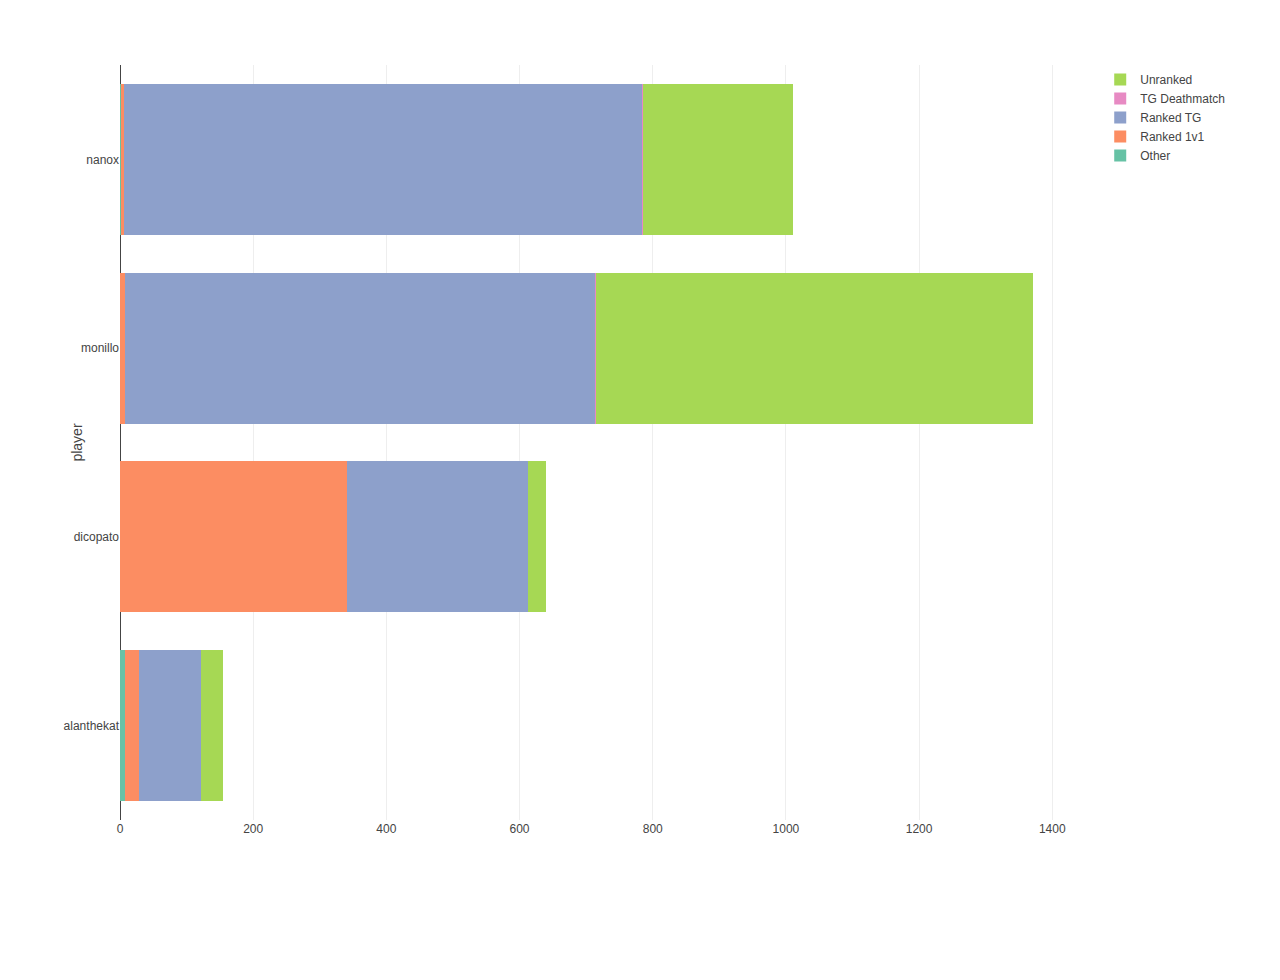
<file: Proyecto_ Age of Carpincho/assets/charts/partidas_tipo.html>
<!DOCTYPE html>
<html>
<head>
<meta charset="utf-8"/>
<style>body{background-color:white;}</style>
<script src="lib/htmlwidgets-1.5.1/htmlwidgets.js"></script>
<script src="lib/plotly-binding-4.9.2.1/plotly.js"></script>
<script src="lib/typedarray-0.1/typedarray.min.js"></script>
<script src="lib/jquery-1.11.3/jquery.min.js"></script>
<link href="lib/crosstalk-1.1.0.1/css/crosstalk.css" rel="stylesheet" />
<script src="lib/crosstalk-1.1.0.1/js/crosstalk.min.js"></script>
<link href="lib/plotly-htmlwidgets-css-1.52.2/plotly-htmlwidgets.css" rel="stylesheet" />
<script src="lib/plotly-main-1.52.2/plotly-latest.min.js"></script>
  <title>plotly</title>
</head>
<body>
<div id="htmlwidget_container">
  <div id="htmlwidget-3d9647a670c926c54c05" style="width:100%;height:400px;" class="plotly html-widget"></div>
</div>
<script type="application/json" data-for="htmlwidget-3d9647a670c926c54c05">{"x":{"visdat":{"227c2672fcd":["function () ","plotlyVisDat"]},"cur_data":"227c2672fcd","attrs":{"227c2672fcd":{"y":{},"name":{},"color":{},"alpha_stroke":1,"sizes":[10,100],"spans":[1,20],"type":"histogram"}},"layout":{"margin":{"b":40,"l":60,"t":25,"r":10},"barmode":"stack","type":"aggregate","yaxis":{"domain":[0,1],"automargin":true,"title":"player","type":"category","categoryorder":"array","categoryarray":["alanthekat","dicopato","monillo","nanox"]},"xaxis":{"domain":[0,1],"automargin":true},"hovermode":"closest","showlegend":true},"source":"A","config":{"showSendToCloud":false},"data":[{"y":["alanthekat","alanthekat","alanthekat","alanthekat","alanthekat","alanthekat","alanthekat","alanthekat","nanox"],"name":"Other","type":"histogram","marker":{"color":"rgba(102,194,165,1)","line":{"color":"rgba(102,194,165,1)"}},"error_y":{"color":"rgba(102,194,165,1)"},"error_x":{"color":"rgba(102,194,165,1)"},"xaxis":"x","yaxis":"y","frame":null},{"y":["alanthekat","alanthekat","alanthekat","alanthekat","alanthekat","alanthekat","alanthekat","alanthekat","alanthekat","alanthekat","alanthekat","alanthekat","alanthekat","alanthekat","alanthekat","alanthekat","alanthekat","alanthekat","alanthekat","alanthekat","alanthekat","dicopato","dicopato","dicopato","dicopato","dicopato","dicopato","dicopato","dicopato","dicopato","dicopato","dicopato","dicopato","dicopato","dicopato","dicopato","dicopato","dicopato","dicopato","dicopato","dicopato","dicopato","dicopato","dicopato","dicopato","dicopato","dicopato","dicopato","dicopato","dicopato","dicopato","dicopato","dicopato","dicopato","dicopato","dicopato","dicopato","dicopato","dicopato","dicopato","dicopato","dicopato","dicopato","dicopato","dicopato","dicopato","dicopato","dicopato","dicopato","dicopato","dicopato","dicopato","dicopato","dicopato","dicopato","dicopato","dicopato","dicopato","dicopato","dicopato","dicopato","dicopato","dicopato","dicopato","dicopato","dicopato","dicopato","dicopato","dicopato","dicopato","dicopato","dicopato","dicopato","dicopato","dicopato","dicopato","dicopato","dicopato","dicopato","dicopato","dicopato","dicopato","dicopato","dicopato","dicopato","dicopato","dicopato","dicopato","dicopato","dicopato","dicopato","dicopato","dicopato","dicopato","dicopato","dicopato","dicopato","dicopato","dicopato","dicopato","dicopato","dicopato","dicopato","dicopato","dicopato","dicopato","dicopato","dicopato","dicopato","dicopato","dicopato","dicopato","dicopato","dicopato","dicopato","dicopato","dicopato","dicopato","dicopato","dicopato","dicopato","dicopato","dicopato","dicopato","dicopato","dicopato","dicopato","dicopato","dicopato","dicopato","dicopato","dicopato","dicopato","dicopato","dicopato","dicopato","dicopato","dicopato","dicopato","dicopato","dicopato","dicopato","dicopato","dicopato","dicopato","dicopato","dicopato","dicopato","dicopato","dicopato","dicopato","dicopato","dicopato","dicopato","dicopato","dicopato","dicopato","dicopato","dicopato","dicopato","dicopato","dicopato","dicopato","dicopato","dicopato","dicopato","dicopato","dicopato","dicopato","dicopato","dicopato","dicopato","dicopato","dicopato","dicopato","dicopato","dicopato","dicopato","dicopato","dicopato","dicopato","dicopato","dicopato","dicopato","dicopato","dicopato","dicopato","dicopato","dicopato","dicopato","dicopato","dicopato","dicopato","dicopato","dicopato","dicopato","dicopato","dicopato","dicopato","dicopato","dicopato","dicopato","dicopato","dicopato","dicopato","dicopato","dicopato","dicopato","dicopato","dicopato","dicopato","dicopato","dicopato","dicopato","dicopato","dicopato","dicopato","dicopato","dicopato","dicopato","dicopato","dicopato","dicopato","dicopato","dicopato","dicopato","dicopato","dicopato","dicopato","dicopato","dicopato","dicopato","dicopato","dicopato","dicopato","dicopato","dicopato","dicopato","dicopato","dicopato","dicopato","dicopato","dicopato","dicopato","dicopato","dicopato","dicopato","dicopato","dicopato","dicopato","dicopato","dicopato","dicopato","dicopato","dicopato","dicopato","dicopato","dicopato","dicopato","dicopato","dicopato","dicopato","dicopato","dicopato","dicopato","dicopato","dicopato","dicopato","dicopato","dicopato","dicopato","dicopato","dicopato","dicopato","dicopato","dicopato","dicopato","dicopato","dicopato","dicopato","dicopato","dicopato","dicopato","dicopato","dicopato","dicopato","dicopato","dicopato","dicopato","dicopato","dicopato","dicopato","dicopato","dicopato","dicopato","dicopato","dicopato","dicopato","dicopato","dicopato","dicopato","dicopato","dicopato","dicopato","dicopato","dicopato","dicopato","dicopato","dicopato","dicopato","dicopato","dicopato","dicopato","dicopato","dicopato","dicopato","dicopato","dicopato","dicopato","dicopato","dicopato","dicopato","dicopato","dicopato","dicopato","dicopato","dicopato","dicopato","dicopato","dicopato","dicopato","dicopato","dicopato","dicopato","dicopato","dicopato","dicopato","dicopato","dicopato","dicopato","dicopato","dicopato","monillo","nanox","nanox","nanox","nanox","nanox","monillo","monillo","monillo","monillo","monillo","monillo","monillo"],"name":"Ranked 1v1","type":"histogram","marker":{"color":"rgba(252,141,98,1)","line":{"color":"rgba(252,141,98,1)"}},"error_y":{"color":"rgba(252,141,98,1)"},"error_x":{"color":"rgba(252,141,98,1)"},"xaxis":"x","yaxis":"y","frame":null},{"y":["alanthekat","alanthekat","alanthekat","alanthekat","alanthekat","alanthekat","alanthekat","alanthekat","alanthekat","alanthekat","alanthekat","alanthekat","alanthekat","alanthekat","alanthekat","alanthekat","alanthekat","alanthekat","alanthekat","alanthekat","alanthekat","alanthekat","alanthekat","alanthekat","alanthekat","alanthekat","alanthekat","alanthekat","alanthekat","alanthekat","alanthekat","alanthekat","alanthekat","alanthekat","alanthekat","alanthekat","alanthekat","alanthekat","alanthekat","alanthekat","alanthekat","alanthekat","alanthekat","alanthekat","alanthekat","alanthekat","alanthekat","alanthekat","alanthekat","alanthekat","alanthekat","alanthekat","alanthekat","alanthekat","alanthekat","alanthekat","alanthekat","alanthekat","alanthekat","alanthekat","alanthekat","alanthekat","alanthekat","alanthekat","alanthekat","alanthekat","alanthekat","alanthekat","alanthekat","alanthekat","alanthekat","alanthekat","alanthekat","alanthekat","alanthekat","alanthekat","alanthekat","alanthekat","alanthekat","alanthekat","alanthekat","alanthekat","alanthekat","alanthekat","alanthekat","alanthekat","alanthekat","alanthekat","alanthekat","alanthekat","alanthekat","alanthekat","dicopato","dicopato","dicopato","dicopato","dicopato","dicopato","dicopato","dicopato","dicopato","dicopato","dicopato","dicopato","dicopato","dicopato","dicopato","dicopato","dicopato","dicopato","dicopato","dicopato","dicopato","dicopato","dicopato","dicopato","dicopato","dicopato","dicopato","dicopato","dicopato","dicopato","dicopato","dicopato","dicopato","dicopato","dicopato","dicopato","dicopato","dicopato","dicopato","dicopato","dicopato","dicopato","dicopato","dicopato","dicopato","dicopato","dicopato","dicopato","dicopato","dicopato","dicopato","dicopato","dicopato","dicopato","dicopato","dicopato","dicopato","dicopato","dicopato","dicopato","dicopato","dicopato","dicopato","dicopato","dicopato","dicopato","dicopato","dicopato","dicopato","dicopato","dicopato","dicopato","dicopato","dicopato","dicopato","dicopato","dicopato","dicopato","dicopato","dicopato","dicopato","dicopato","dicopato","dicopato","dicopato","dicopato","dicopato","dicopato","dicopato","dicopato","dicopato","dicopato","dicopato","dicopato","dicopato","dicopato","dicopato","dicopato","dicopato","dicopato","dicopato","dicopato","dicopato","dicopato","dicopato","dicopato","dicopato","dicopato","dicopato","dicopato","dicopato","dicopato","dicopato","dicopato","dicopato","dicopato","dicopato","dicopato","dicopato","dicopato","dicopato","dicopato","dicopato","dicopato","dicopato","dicopato","dicopato","dicopato","dicopato","dicopato","dicopato","dicopato","dicopato","dicopato","dicopato","dicopato","dicopato","dicopato","dicopato","dicopato","dicopato","dicopato","dicopato","dicopato","dicopato","dicopato","dicopato","dicopato","dicopato","dicopato","dicopato","dicopato","dicopato","dicopato","dicopato","dicopato","dicopato","dicopato","dicopato","dicopato","dicopato","dicopato","dicopato","dicopato","dicopato","dicopato","dicopato","dicopato","dicopato","dicopato","dicopato","dicopato","dicopato","dicopato","dicopato","dicopato","dicopato","dicopato","dicopato","dicopato","dicopato","dicopato","dicopato","dicopato","dicopato","dicopato","dicopato","dicopato","dicopato","dicopato","dicopato","dicopato","dicopato","dicopato","dicopato","dicopato","dicopato","dicopato","dicopato","dicopato","dicopato","dicopato","dicopato","dicopato","dicopato","dicopato","dicopato","dicopato","dicopato","dicopato","dicopato","dicopato","dicopato","dicopato","dicopato","dicopato","dicopato","dicopato","dicopato","dicopato","dicopato","dicopato","dicopato","dicopato","dicopato","dicopato","dicopato","dicopato","dicopato","dicopato","dicopato","dicopato","dicopato","dicopato","dicopato","dicopato","dicopato","dicopato","dicopato","dicopato","dicopato","dicopato","dicopato","dicopato","dicopato","dicopato","dicopato","dicopato","dicopato","dicopato","dicopato","dicopato","dicopato","dicopato","dicopato","dicopato","dicopato","dicopato","dicopato","dicopato","dicopato","dicopato","dicopato","dicopato","dicopato","dicopato","dicopato","dicopato","dicopato","dicopato","dicopato","dicopato","monillo","monillo","monillo","monillo","monillo","monillo","monillo","monillo","monillo","monillo","monillo","monillo","monillo","monillo","monillo","monillo","monillo","monillo","monillo","monillo","monillo","monillo","monillo","monillo","monillo","monillo","monillo","monillo","monillo","monillo","monillo","monillo","monillo","monillo","monillo","monillo","monillo","monillo","monillo","monillo","monillo","monillo","monillo","monillo","monillo","monillo","monillo","monillo","monillo","monillo","monillo","monillo","monillo","monillo","monillo","monillo","monillo","monillo","monillo","monillo","monillo","monillo","monillo","monillo","monillo","monillo","monillo","monillo","monillo","monillo","monillo","monillo","monillo","monillo","monillo","monillo","monillo","monillo","monillo","monillo","monillo","monillo","monillo","monillo","monillo","monillo","monillo","monillo","monillo","monillo","monillo","monillo","monillo","monillo","monillo","monillo","monillo","monillo","monillo","monillo","monillo","monillo","monillo","monillo","monillo","monillo","monillo","monillo","monillo","monillo","monillo","monillo","monillo","monillo","monillo","monillo","monillo","monillo","monillo","monillo","monillo","monillo","monillo","monillo","monillo","monillo","monillo","monillo","monillo","monillo","monillo","monillo","monillo","monillo","monillo","monillo","monillo","monillo","monillo","monillo","monillo","monillo","monillo","monillo","monillo","monillo","monillo","monillo","monillo","monillo","monillo","monillo","monillo","monillo","monillo","monillo","monillo","monillo","monillo","monillo","monillo","monillo","monillo","monillo","monillo","monillo","monillo","monillo","monillo","monillo","monillo","monillo","monillo","monillo","monillo","monillo","monillo","monillo","monillo","monillo","monillo","monillo","monillo","monillo","monillo","monillo","monillo","monillo","monillo","monillo","monillo","monillo","monillo","monillo","monillo","monillo","monillo","monillo","monillo","monillo","monillo","monillo","monillo","monillo","monillo","monillo","monillo","monillo","monillo","monillo","monillo","monillo","monillo","monillo","monillo","monillo","monillo","monillo","monillo","monillo","monillo","monillo","monillo","monillo","monillo","monillo","monillo","monillo","monillo","monillo","monillo","monillo","monillo","monillo","monillo","monillo","monillo","monillo","monillo","monillo","monillo","monillo","monillo","monillo","monillo","monillo","monillo","monillo","monillo","monillo","monillo","monillo","monillo","monillo","monillo","monillo","monillo","monillo","monillo","monillo","monillo","monillo","monillo","monillo","monillo","monillo","monillo","monillo","monillo","monillo","monillo","monillo","monillo","monillo","monillo","monillo","monillo","monillo","monillo","monillo","monillo","monillo","monillo","monillo","monillo","monillo","monillo","monillo","monillo","monillo","monillo","monillo","monillo","monillo","monillo","monillo","monillo","monillo","monillo","monillo","monillo","monillo","monillo","monillo","monillo","monillo","monillo","monillo","monillo","monillo","monillo","monillo","monillo","monillo","monillo","monillo","monillo","monillo","monillo","monillo","monillo","monillo","monillo","monillo","monillo","monillo","monillo","monillo","monillo","monillo","monillo","monillo","monillo","monillo","monillo","monillo","monillo","monillo","monillo","monillo","monillo","monillo","monillo","monillo","monillo","monillo","monillo","monillo","monillo","monillo","monillo","monillo","monillo","monillo","monillo","monillo","monillo","monillo","monillo","monillo","monillo","monillo","monillo","monillo","monillo","monillo","monillo","monillo","monillo","monillo","monillo","monillo","monillo","monillo","monillo","monillo","monillo","monillo","monillo","monillo","monillo","monillo","monillo","monillo","monillo","monillo","monillo","monillo","monillo","monillo","monillo","monillo","monillo","monillo","monillo","monillo","monillo","monillo","monillo","monillo","monillo","monillo","monillo","monillo","monillo","monillo","monillo","monillo","monillo","monillo","monillo","monillo","monillo","monillo","monillo","monillo","monillo","monillo","monillo","monillo","monillo","monillo","monillo","monillo","monillo","monillo","monillo","monillo","monillo","monillo","monillo","monillo","monillo","monillo","monillo","monillo","monillo","monillo","monillo","monillo","monillo","monillo","monillo","monillo","monillo","monillo","monillo","monillo","monillo","monillo","monillo","monillo","monillo","monillo","monillo","monillo","monillo","monillo","monillo","monillo","monillo","monillo","monillo","monillo","monillo","monillo","monillo","monillo","monillo","monillo","monillo","monillo","monillo","monillo","monillo","monillo","monillo","monillo","monillo","monillo","monillo","monillo","monillo","monillo","monillo","monillo","monillo","monillo","monillo","monillo","monillo","monillo","monillo","monillo","monillo","monillo","monillo","monillo","monillo","monillo","monillo","monillo","monillo","monillo","monillo","monillo","monillo","monillo","monillo","monillo","monillo","monillo","monillo","monillo","monillo","monillo","monillo","monillo","monillo","monillo","monillo","monillo","monillo","monillo","monillo","monillo","monillo","monillo","monillo","monillo","monillo","monillo","monillo","monillo","monillo","monillo","monillo","monillo","monillo","monillo","monillo","monillo","monillo","monillo","monillo","monillo","monillo","monillo","monillo","monillo","monillo","monillo","monillo","monillo","monillo","monillo","monillo","monillo","monillo","monillo","monillo","monillo","monillo","monillo","monillo","monillo","monillo","monillo","monillo","monillo","monillo","monillo","monillo","monillo","monillo","monillo","monillo","monillo","monillo","monillo","monillo","monillo","monillo","monillo","monillo","monillo","monillo","monillo","monillo","monillo","monillo","monillo","monillo","monillo","monillo","monillo","monillo","monillo","monillo","monillo","monillo","monillo","monillo","monillo","monillo","monillo","monillo","monillo","monillo","monillo","monillo","monillo","monillo","monillo","monillo","monillo","monillo","monillo","monillo","monillo","monillo","monillo","monillo","monillo","monillo","monillo","monillo","monillo","monillo","monillo","monillo","monillo","monillo","monillo","monillo","monillo","monillo","monillo","monillo","monillo","monillo","monillo","monillo","monillo","monillo","monillo","monillo","monillo","monillo","monillo","monillo","monillo","monillo","monillo","monillo","monillo","monillo","monillo","monillo","monillo","monillo","monillo","monillo","monillo","monillo","monillo","monillo","monillo","monillo","monillo","monillo","monillo","monillo","monillo","monillo","monillo","monillo","nanox","nanox","nanox","nanox","nanox","nanox","nanox","nanox","nanox","nanox","nanox","nanox","nanox","nanox","nanox","nanox","nanox","nanox","nanox","nanox","nanox","nanox","nanox","nanox","nanox","nanox","nanox","nanox","nanox","nanox","nanox","nanox","nanox","nanox","nanox","nanox","nanox","nanox","nanox","nanox","nanox","nanox","nanox","nanox","nanox","nanox","nanox","nanox","nanox","nanox","nanox","nanox","nanox","nanox","nanox","nanox","nanox","nanox","nanox","nanox","nanox","nanox","nanox","nanox","nanox","nanox","nanox","nanox","nanox","nanox","nanox","nanox","nanox","nanox","nanox","nanox","nanox","nanox","nanox","nanox","nanox","nanox","nanox","nanox","nanox","nanox","nanox","nanox","nanox","nanox","nanox","nanox","nanox","nanox","nanox","nanox","nanox","nanox","nanox","nanox","nanox","nanox","nanox","nanox","nanox","nanox","nanox","nanox","nanox","nanox","nanox","nanox","nanox","nanox","nanox","nanox","nanox","nanox","nanox","nanox","nanox","nanox","nanox","nanox","nanox","nanox","nanox","nanox","nanox","nanox","nanox","nanox","nanox","nanox","nanox","nanox","nanox","nanox","nanox","nanox","nanox","nanox","nanox","nanox","nanox","nanox","nanox","nanox","nanox","nanox","nanox","nanox","nanox","nanox","nanox","nanox","nanox","nanox","nanox","nanox","nanox","nanox","nanox","nanox","nanox","nanox","nanox","nanox","nanox","nanox","nanox","nanox","nanox","nanox","nanox","nanox","nanox","nanox","nanox","nanox","nanox","nanox","nanox","nanox","nanox","nanox","nanox","nanox","nanox","nanox","nanox","nanox","nanox","nanox","nanox","nanox","nanox","nanox","nanox","nanox","nanox","nanox","nanox","nanox","nanox","nanox","nanox","nanox","nanox","nanox","nanox","nanox","nanox","nanox","nanox","nanox","nanox","nanox","nanox","nanox","nanox","nanox","nanox","nanox","nanox","nanox","nanox","nanox","nanox","nanox","nanox","nanox","nanox","nanox","nanox","nanox","nanox","nanox","nanox","nanox","nanox","nanox","nanox","nanox","nanox","nanox","nanox","nanox","nanox","nanox","nanox","nanox","nanox","nanox","nanox","nanox","nanox","nanox","nanox","nanox","nanox","nanox","nanox","nanox","nanox","nanox","nanox","nanox","nanox","nanox","nanox","nanox","nanox","nanox","nanox","nanox","nanox","nanox","nanox","nanox","nanox","nanox","nanox","nanox","nanox","nanox","nanox","nanox","nanox","nanox","nanox","nanox","nanox","nanox","nanox","nanox","nanox","nanox","nanox","nanox","nanox","nanox","nanox","nanox","nanox","nanox","nanox","nanox","nanox","nanox","nanox","nanox","nanox","nanox","nanox","nanox","nanox","nanox","nanox","nanox","nanox","nanox","nanox","nanox","nanox","nanox","nanox","nanox","nanox","nanox","nanox","nanox","nanox","nanox","nanox","nanox","nanox","nanox","nanox","nanox","nanox","nanox","nanox","nanox","nanox","nanox","nanox","nanox","nanox","nanox","nanox","nanox","nanox","nanox","nanox","nanox","nanox","nanox","nanox","nanox","nanox","nanox","nanox","nanox","nanox","nanox","nanox","nanox","nanox","nanox","nanox","nanox","nanox","nanox","nanox","nanox","nanox","nanox","nanox","nanox","nanox","nanox","nanox","nanox","nanox","nanox","nanox","nanox","nanox","nanox","nanox","nanox","nanox","nanox","nanox","nanox","nanox","nanox","nanox","nanox","nanox","nanox","nanox","nanox","nanox","nanox","nanox","nanox","nanox","nanox","nanox","nanox","nanox","nanox","nanox","nanox","nanox","nanox","nanox","nanox","nanox","nanox","nanox","nanox","nanox","nanox","nanox","nanox","nanox","nanox","nanox","nanox","nanox","nanox","nanox","nanox","nanox","nanox","nanox","nanox","nanox","nanox","nanox","nanox","nanox","nanox","nanox","nanox","nanox","nanox","nanox","nanox","nanox","nanox","nanox","nanox","nanox","nanox","nanox","nanox","nanox","nanox","nanox","nanox","nanox","nanox","nanox","nanox","nanox","nanox","nanox","nanox","nanox","nanox","nanox","nanox","nanox","nanox","nanox","nanox","nanox","nanox","nanox","nanox","nanox","nanox","nanox","nanox","nanox","nanox","nanox","nanox","nanox","nanox","nanox","nanox","nanox","nanox","nanox","nanox","nanox","nanox","nanox","nanox","nanox","nanox","nanox","nanox","nanox","nanox","nanox","nanox","nanox","nanox","nanox","nanox","nanox","nanox","nanox","nanox","nanox","nanox","nanox","nanox","nanox","nanox","nanox","nanox","nanox","nanox","nanox","nanox","nanox","nanox","nanox","nanox","nanox","nanox","nanox","nanox","nanox","nanox","nanox","nanox","nanox","nanox","nanox","nanox","nanox","nanox","nanox","nanox","nanox","nanox","nanox","nanox","nanox","nanox","nanox","nanox","nanox","nanox","nanox","nanox","nanox","nanox","nanox","nanox","nanox","nanox","nanox","nanox","nanox","nanox","nanox","nanox","nanox","nanox","nanox","nanox","nanox","nanox","nanox","nanox","nanox","nanox","nanox","nanox","nanox","nanox","nanox","nanox","nanox","nanox","nanox","nanox","nanox","nanox","nanox","nanox","nanox","nanox","nanox","nanox","nanox","nanox","nanox","nanox","nanox","nanox","nanox","nanox","nanox","nanox","nanox","nanox","nanox","nanox","nanox","nanox","nanox","nanox","nanox","nanox","nanox","nanox","nanox","nanox","nanox","nanox","nanox","nanox","nanox","nanox","nanox","nanox","nanox","nanox","nanox","nanox","nanox","nanox","nanox","nanox","nanox","nanox","nanox","nanox","nanox","nanox","nanox","nanox","nanox","nanox","nanox","nanox","nanox","nanox","nanox","nanox","nanox","nanox","nanox","nanox","nanox","nanox","nanox","nanox","nanox","nanox","nanox","nanox","nanox","nanox","nanox","nanox","nanox","nanox","nanox","nanox","nanox","nanox","nanox","nanox","nanox","nanox","nanox","nanox","nanox","nanox","nanox","nanox","nanox","nanox","nanox","nanox","nanox","nanox","nanox","nanox","nanox","nanox","nanox","nanox","nanox","nanox","nanox","nanox","nanox","nanox","nanox","nanox","nanox","nanox","nanox","nanox","nanox","nanox","nanox","nanox","nanox","nanox","nanox","nanox","nanox","nanox","nanox","nanox","nanox","nanox","nanox","nanox","nanox","nanox","nanox","nanox","nanox","nanox","nanox","nanox","nanox","nanox","nanox","nanox","nanox","nanox","nanox","nanox","nanox","nanox","nanox","nanox","nanox","nanox","nanox","nanox","nanox","nanox","nanox","nanox","nanox","nanox","nanox","nanox","nanox","nanox","nanox","nanox","nanox","nanox","nanox","nanox","nanox","nanox","nanox","nanox","nanox","nanox","monillo","monillo","monillo","monillo","monillo","monillo","monillo","monillo","monillo","monillo","monillo","monillo","monillo","monillo","monillo","monillo","monillo","monillo","monillo","monillo","monillo","monillo","monillo","monillo","monillo","monillo","monillo","monillo","monillo"],"name":"Ranked TG","type":"histogram","marker":{"color":"rgba(141,160,203,1)","line":{"color":"rgba(141,160,203,1)"}},"error_y":{"color":"rgba(141,160,203,1)"},"error_x":{"color":"rgba(141,160,203,1)"},"xaxis":"x","yaxis":"y","frame":null},{"y":["nanox","monillo"],"name":"TG Deathmatch","type":"histogram","marker":{"color":"rgba(231,138,195,1)","line":{"color":"rgba(231,138,195,1)"}},"error_y":{"color":"rgba(231,138,195,1)"},"error_x":{"color":"rgba(231,138,195,1)"},"xaxis":"x","yaxis":"y","frame":null},{"y":["alanthekat","alanthekat","alanthekat","alanthekat","alanthekat","alanthekat","alanthekat","alanthekat","alanthekat","alanthekat","alanthekat","alanthekat","alanthekat","alanthekat","alanthekat","alanthekat","alanthekat","alanthekat","alanthekat","alanthekat","alanthekat","alanthekat","alanthekat","alanthekat","alanthekat","alanthekat","alanthekat","alanthekat","alanthekat","alanthekat","alanthekat","alanthekat","alanthekat","dicopato","dicopato","dicopato","dicopato","dicopato","dicopato","dicopato","dicopato","dicopato","dicopato","dicopato","dicopato","dicopato","dicopato","dicopato","dicopato","dicopato","dicopato","dicopato","dicopato","dicopato","dicopato","dicopato","dicopato","dicopato","dicopato","dicopato","monillo","monillo","monillo","monillo","monillo","monillo","monillo","monillo","monillo","monillo","monillo","monillo","monillo","monillo","monillo","monillo","monillo","monillo","monillo","monillo","monillo","monillo","monillo","monillo","monillo","monillo","monillo","monillo","monillo","monillo","monillo","monillo","monillo","monillo","monillo","monillo","monillo","monillo","monillo","monillo","monillo","monillo","monillo","monillo","monillo","monillo","monillo","monillo","monillo","monillo","monillo","monillo","monillo","monillo","monillo","monillo","monillo","monillo","monillo","monillo","monillo","monillo","monillo","monillo","monillo","monillo","monillo","monillo","monillo","monillo","monillo","monillo","monillo","monillo","monillo","monillo","monillo","monillo","monillo","monillo","monillo","monillo","monillo","monillo","monillo","monillo","monillo","monillo","monillo","monillo","monillo","monillo","monillo","monillo","monillo","monillo","monillo","monillo","monillo","monillo","monillo","monillo","monillo","monillo","monillo","monillo","monillo","monillo","monillo","monillo","monillo","monillo","monillo","monillo","monillo","monillo","monillo","monillo","monillo","monillo","monillo","monillo","monillo","monillo","monillo","monillo","monillo","monillo","monillo","monillo","monillo","monillo","monillo","monillo","monillo","monillo","monillo","monillo","monillo","monillo","monillo","monillo","monillo","monillo","monillo","monillo","monillo","monillo","monillo","monillo","monillo","monillo","monillo","monillo","monillo","monillo","monillo","monillo","monillo","monillo","monillo","monillo","monillo","monillo","monillo","monillo","monillo","monillo","monillo","monillo","monillo","monillo","monillo","monillo","monillo","monillo","monillo","monillo","monillo","monillo","monillo","monillo","monillo","monillo","monillo","monillo","monillo","monillo","monillo","monillo","monillo","monillo","monillo","monillo","monillo","monillo","monillo","monillo","monillo","monillo","monillo","monillo","monillo","monillo","monillo","monillo","monillo","monillo","monillo","monillo","monillo","monillo","monillo","monillo","monillo","monillo","monillo","monillo","monillo","monillo","monillo","monillo","monillo","monillo","monillo","monillo","monillo","monillo","monillo","monillo","monillo","monillo","monillo","monillo","monillo","monillo","monillo","monillo","monillo","monillo","monillo","monillo","monillo","monillo","monillo","monillo","monillo","monillo","monillo","monillo","monillo","monillo","monillo","monillo","monillo","monillo","monillo","monillo","monillo","monillo","monillo","monillo","monillo","monillo","monillo","monillo","monillo","monillo","monillo","monillo","monillo","monillo","monillo","monillo","monillo","monillo","monillo","monillo","monillo","monillo","monillo","monillo","monillo","monillo","monillo","monillo","monillo","monillo","monillo","monillo","monillo","monillo","monillo","monillo","monillo","monillo","monillo","monillo","monillo","monillo","monillo","monillo","monillo","monillo","monillo","monillo","monillo","monillo","monillo","monillo","monillo","monillo","monillo","monillo","monillo","monillo","monillo","monillo","monillo","monillo","monillo","monillo","nanox","nanox","nanox","nanox","nanox","nanox","nanox","nanox","nanox","nanox","nanox","nanox","nanox","nanox","nanox","nanox","nanox","nanox","nanox","nanox","nanox","nanox","nanox","nanox","nanox","nanox","nanox","nanox","nanox","nanox","nanox","nanox","nanox","nanox","nanox","nanox","nanox","nanox","nanox","nanox","nanox","nanox","nanox","nanox","nanox","nanox","nanox","nanox","nanox","nanox","nanox","nanox","nanox","nanox","nanox","nanox","nanox","nanox","nanox","nanox","nanox","nanox","nanox","nanox","nanox","nanox","nanox","nanox","nanox","nanox","nanox","nanox","nanox","nanox","nanox","nanox","nanox","nanox","nanox","nanox","nanox","nanox","nanox","nanox","nanox","nanox","nanox","nanox","nanox","nanox","nanox","nanox","nanox","nanox","nanox","nanox","nanox","nanox","nanox","nanox","nanox","nanox","nanox","nanox","nanox","nanox","nanox","nanox","nanox","nanox","nanox","nanox","nanox","nanox","nanox","nanox","nanox","nanox","nanox","nanox","nanox","nanox","nanox","nanox","nanox","nanox","nanox","nanox","nanox","nanox","nanox","nanox","nanox","nanox","nanox","nanox","nanox","nanox","nanox","nanox","nanox","nanox","nanox","nanox","nanox","nanox","nanox","nanox","nanox","nanox","nanox","nanox","nanox","nanox","nanox","nanox","nanox","nanox","nanox","nanox","nanox","nanox","nanox","nanox","nanox","nanox","nanox","nanox","nanox","nanox","nanox","nanox","nanox","nanox","nanox","nanox","nanox","nanox","nanox","nanox","nanox","nanox","nanox","nanox","nanox","nanox","nanox","nanox","nanox","nanox","nanox","nanox","nanox","nanox","nanox","nanox","nanox","nanox","nanox","nanox","nanox","nanox","nanox","nanox","nanox","nanox","nanox","nanox","nanox","nanox","nanox","nanox","nanox","nanox","nanox","nanox","nanox","nanox","nanox","nanox","nanox","nanox","nanox","nanox","nanox","monillo","monillo","monillo","monillo","monillo","monillo","monillo","monillo","monillo","monillo","monillo","monillo","monillo","monillo","monillo","monillo","monillo","monillo","monillo","monillo","monillo","monillo","monillo","monillo","monillo","monillo","monillo","monillo","monillo","monillo","monillo","monillo","monillo","monillo","monillo","monillo","monillo","monillo","monillo","monillo","monillo","monillo","monillo","monillo","monillo","monillo","monillo","monillo","monillo","monillo","monillo","monillo","monillo","monillo","monillo","monillo","monillo","monillo","monillo","monillo","monillo","monillo","monillo","monillo","monillo","monillo","monillo","monillo","monillo","monillo","monillo","monillo","monillo","monillo","monillo","monillo","monillo","monillo","monillo","monillo","monillo","monillo","monillo","monillo","monillo","monillo","monillo","monillo","monillo","monillo","monillo","monillo","monillo","monillo","monillo","monillo","monillo","monillo","monillo","monillo","monillo","monillo","monillo","monillo","monillo","monillo","monillo","monillo","monillo","monillo","monillo","monillo","monillo","monillo","monillo","monillo","monillo","monillo","monillo","monillo","monillo","monillo","monillo","monillo","monillo","monillo","monillo","monillo","monillo","monillo","monillo","monillo","monillo","monillo","monillo","monillo","monillo","monillo","monillo","monillo","monillo","monillo","monillo","monillo","monillo","monillo","monillo","monillo","monillo","monillo","monillo","monillo","monillo","monillo","monillo","monillo","monillo","monillo","monillo","monillo","monillo","monillo","monillo","monillo","monillo","monillo","monillo","monillo","monillo","monillo","monillo","monillo","monillo","monillo","monillo","monillo","monillo","monillo","monillo","monillo","monillo","monillo","monillo","monillo","monillo","monillo","monillo","monillo","monillo","monillo","monillo","monillo","monillo","monillo","monillo","monillo","monillo","monillo","monillo","monillo","monillo","monillo","monillo","monillo","monillo","monillo","monillo","monillo","monillo","monillo","monillo","monillo","monillo","monillo","monillo","monillo","monillo","monillo","monillo","monillo","monillo","monillo","monillo","monillo","monillo","monillo","monillo","monillo","monillo","monillo","monillo","monillo","monillo","monillo","monillo","monillo","monillo","monillo","monillo","monillo","monillo","monillo","monillo","monillo","monillo","monillo","monillo","monillo","monillo","monillo","monillo","monillo","monillo","monillo","monillo","monillo","monillo","monillo","monillo","monillo","monillo","monillo","monillo","monillo","monillo","monillo","monillo","monillo","monillo","monillo","monillo","monillo","monillo","monillo","monillo","monillo","monillo","monillo","monillo","monillo","monillo","monillo","monillo","monillo","monillo","monillo","monillo","monillo","monillo","monillo","monillo","monillo","monillo","monillo","monillo","monillo","monillo","monillo","monillo","monillo","monillo","monillo","monillo","monillo","monillo","monillo","monillo","monillo","monillo","monillo","monillo","monillo","monillo","monillo","monillo","monillo","monillo","monillo","monillo","monillo","monillo","monillo","monillo","monillo","monillo","monillo","monillo","monillo","monillo","monillo","monillo","monillo","monillo","monillo"],"name":"Unranked","type":"histogram","marker":{"color":"rgba(166,216,84,1)","line":{"color":"rgba(166,216,84,1)"}},"error_y":{"color":"rgba(166,216,84,1)"},"error_x":{"color":"rgba(166,216,84,1)"},"xaxis":"x","yaxis":"y","frame":null}],"highlight":{"on":"plotly_click","persistent":false,"dynamic":false,"selectize":false,"opacityDim":0.2,"selected":{"opacity":1},"debounce":0},"shinyEvents":["plotly_hover","plotly_click","plotly_selected","plotly_relayout","plotly_brushed","plotly_brushing","plotly_clickannotation","plotly_doubleclick","plotly_deselect","plotly_afterplot","plotly_sunburstclick"],"base_url":"https://plot.ly"},"evals":[],"jsHooks":[]}</script>
<script type="application/htmlwidget-sizing" data-for="htmlwidget-3d9647a670c926c54c05">{"viewer":{"width":"100%","height":400,"padding":15,"fill":true},"browser":{"width":"100%","height":400,"padding":40,"fill":true}}</script>
</body>
</html>
</file>
<file: assets/css/style.css>
* {
	margin: 0px;
	padding: 0px;
	font-family: monospace;
	text-decoration:none;
	text-align: center;
	color: #FFFFFF;
	}

body {
	background-color: #1F2229; 
    background-size: 100%;
}

img.a {
  vertical-align: text-bottom;
}

.header2{
    max-width: 90%;
    margin: 30px auto;
    overflow: auto;
    border: 1px solid steelblue;
    padding: 30px;
    border-radius: 5px;
    background: rgba(29, 32, 38, 0.8);

}

.container{
    max-width: 90%;
    margin: 30px auto;
    overflow: auto;
    min-height: 300px;
    border: 1px solid steelblue;
    padding: 30px;
    border-radius: 5px;
    background: rgba(29, 32, 38, 0.8);

}

h1 {
  color: white;
  font-family: monospace;
  font-size: 350%;
  align-items: center;
  justify-content: center;
  padding: 30px;
  margin-top: 0;

  }

#header {
	font-size: 45px;
	color: #E7E7E7;
	display: flex;
  	align-items: center;
  	justify-content: center
}

#search-field {
	width: calc(80% - 10px);
	border: none;
	padding: 10px;
	background-color: #FFFFFF;
	border-bottom: 5px solid #E7E7E7;
	text-align: left;
	margin-top: 15px;
	margin-bottom: 15px;
	color: #1F2229;
	outline: none;
}

#search-submit {
	width: calc(20% - 10px);
	border: none;
	padding: 10px;
	float: right;
	background-color: #4D86C0;
	border-bottom: 5px solid #286EA8;
	text-transform: uppercase;
	margin-top: 15px;
	margin-bottom: 15px;
	color: #1F2229;
	outline: none;
}

#search-submit:active {
	border-bottom: 2.5px solid #286EA8;
	transform: translateY(2.5px);
}

#container table {
	width: 100%;
	font-size: 15px;
}

#container th {
	width: 25%;
	color: #4D86C0;
	text-transform: uppercase;
}

*{
	margin: 0;
	padding: 0;
  }

  ul{
	list-style: none;
  }

  #menu li>a:hover{
	color: #000;
	background-color: #000000;
  }
  #menu>li{
	text-align:center
  }
  #menu>li>ul{
	display: none;

  }
  #menu>li:hover>ul {
	display:block;
  }
</file>
<file: assets/charts/lib/crosstalk-1.1.1/css/crosstalk.css>
/* Adjust margins outwards, so column contents line up with the edges of the
   parent of container-fluid. */
.container-fluid.crosstalk-bscols {
  margin-left: -30px;
  margin-right: -30px;
  white-space: normal;
}

/* But don't adjust the margins outwards if we're directly under the body,
   i.e. we were the top-level of something at the console. */
body > .container-fluid.crosstalk-bscols {
  margin-left: auto;
  margin-right: auto;
}

.crosstalk-input-checkboxgroup .crosstalk-options-group .crosstalk-options-column {
  display: inline-block;
  padding-right: 12px;
  vertical-align: top;
}

@media only screen and (max-width:480px) {
  .crosstalk-input-checkboxgroup .crosstalk-options-group .crosstalk-options-column {
    display: block;
    padding-right: inherit;
  }
}
</file>
<file: assets/charts/lib/plotly-htmlwidgets-css-2.5.1/plotly-htmlwidgets.css>
/*
just here so that plotly works
correctly with ioslides.
see https://github.com/ropensci/plotly/issues/463
*/

slide:not(.current) .plotly.html-widget{
  display: none;
}
</file>
<file: Proyecto_ Age of Carpincho/assets/charts/lib/crosstalk-1.1.0.1/css/crosstalk.css>
/* Adjust margins outwards, so column contents line up with the edges of the
   parent of container-fluid. */
.container-fluid.crosstalk-bscols {
  margin-left: -30px;
  margin-right: -30px;
  white-space: normal;
}

/* But don't adjust the margins outwards if we're directly under the body,
   i.e. we were the top-level of something at the console. */
body > .container-fluid.crosstalk-bscols {
  margin-left: auto;
  margin-right: auto;
}

.crosstalk-input-checkboxgroup .crosstalk-options-group .crosstalk-options-column {
  display: inline-block;
  padding-right: 12px;
  vertical-align: top;
}

@media only screen and (max-width:480px) {
  .crosstalk-input-checkboxgroup .crosstalk-options-group .crosstalk-options-column {
    display: block;
    padding-right: inherit;
  }
}
</file>
<file: Proyecto_ Age of Carpincho/assets/charts/lib/plotly-htmlwidgets-css-1.52.2/plotly-htmlwidgets.css>
/*
just here so that plotly works
correctly with ioslides.
see https://github.com/ropensci/plotly/issues/463
*/

slide:not(.current) .plotly.html-widget{
  display: none;
}
</file>
